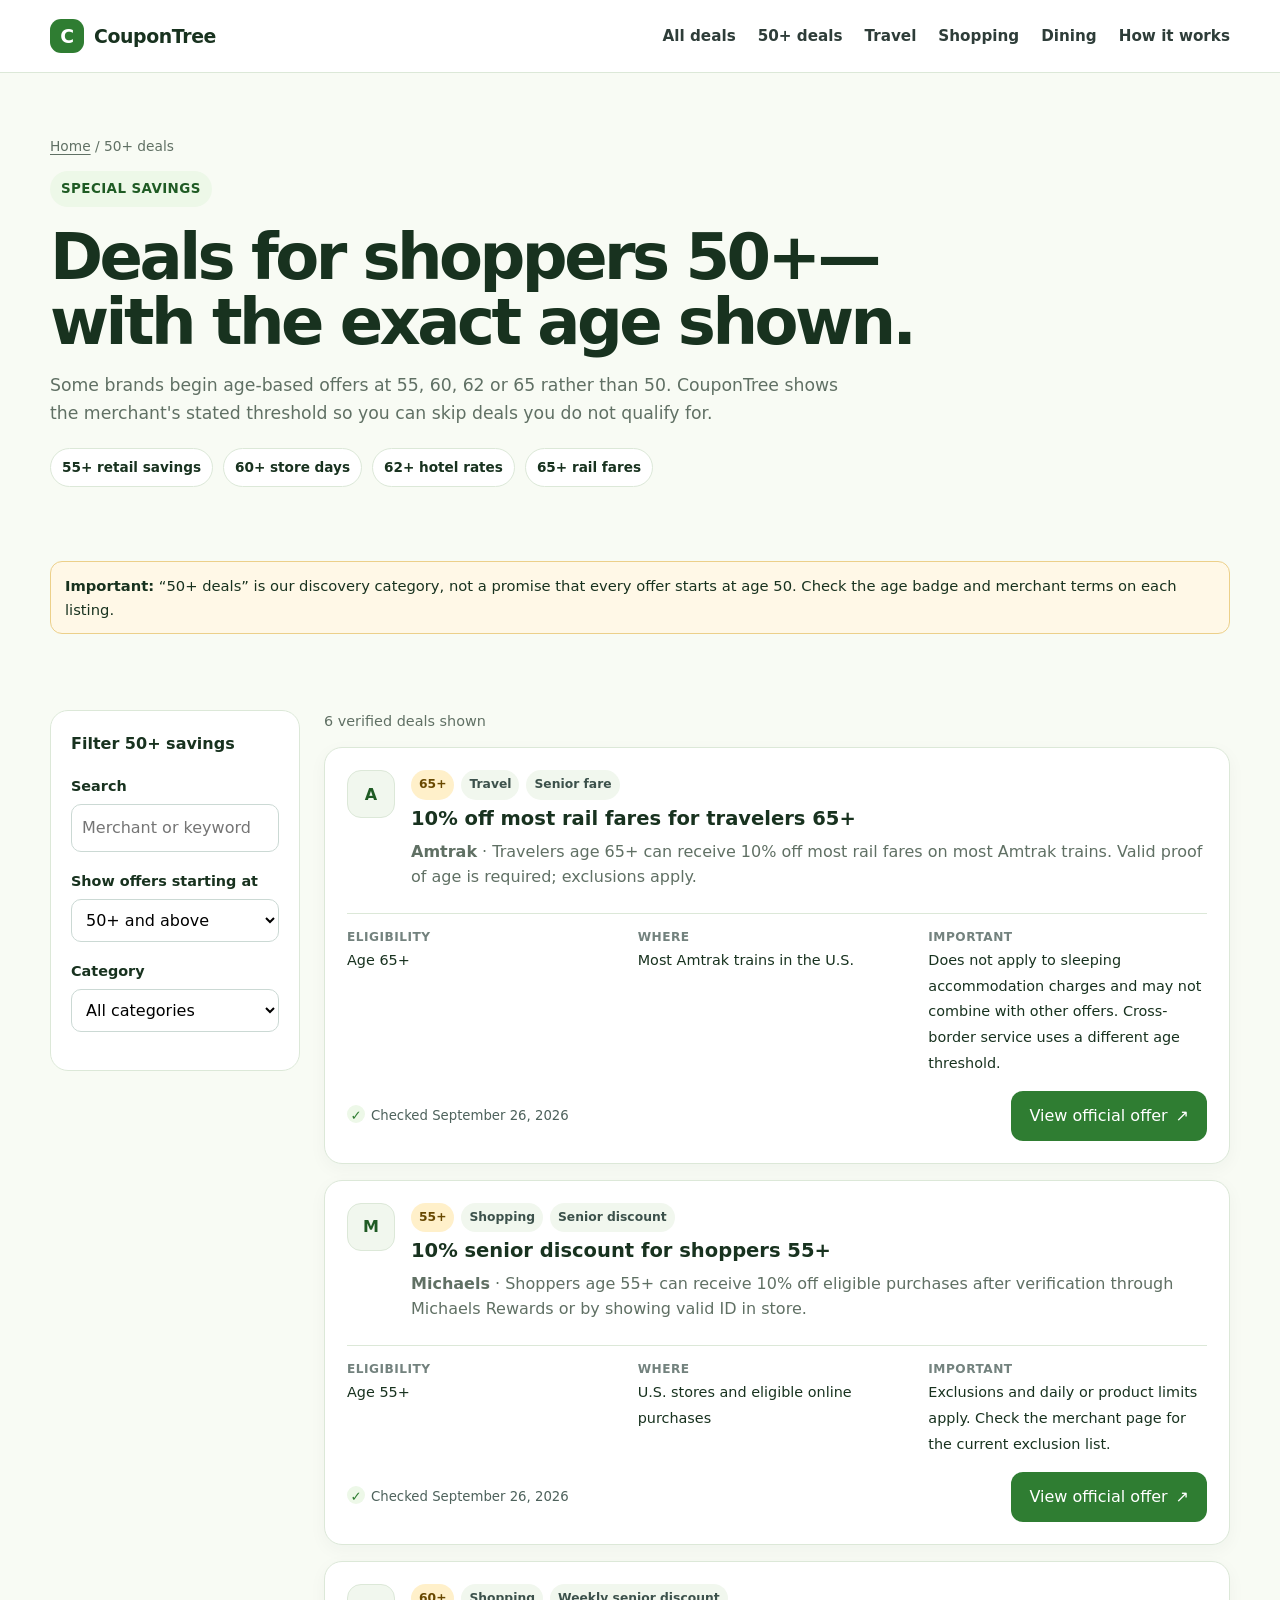
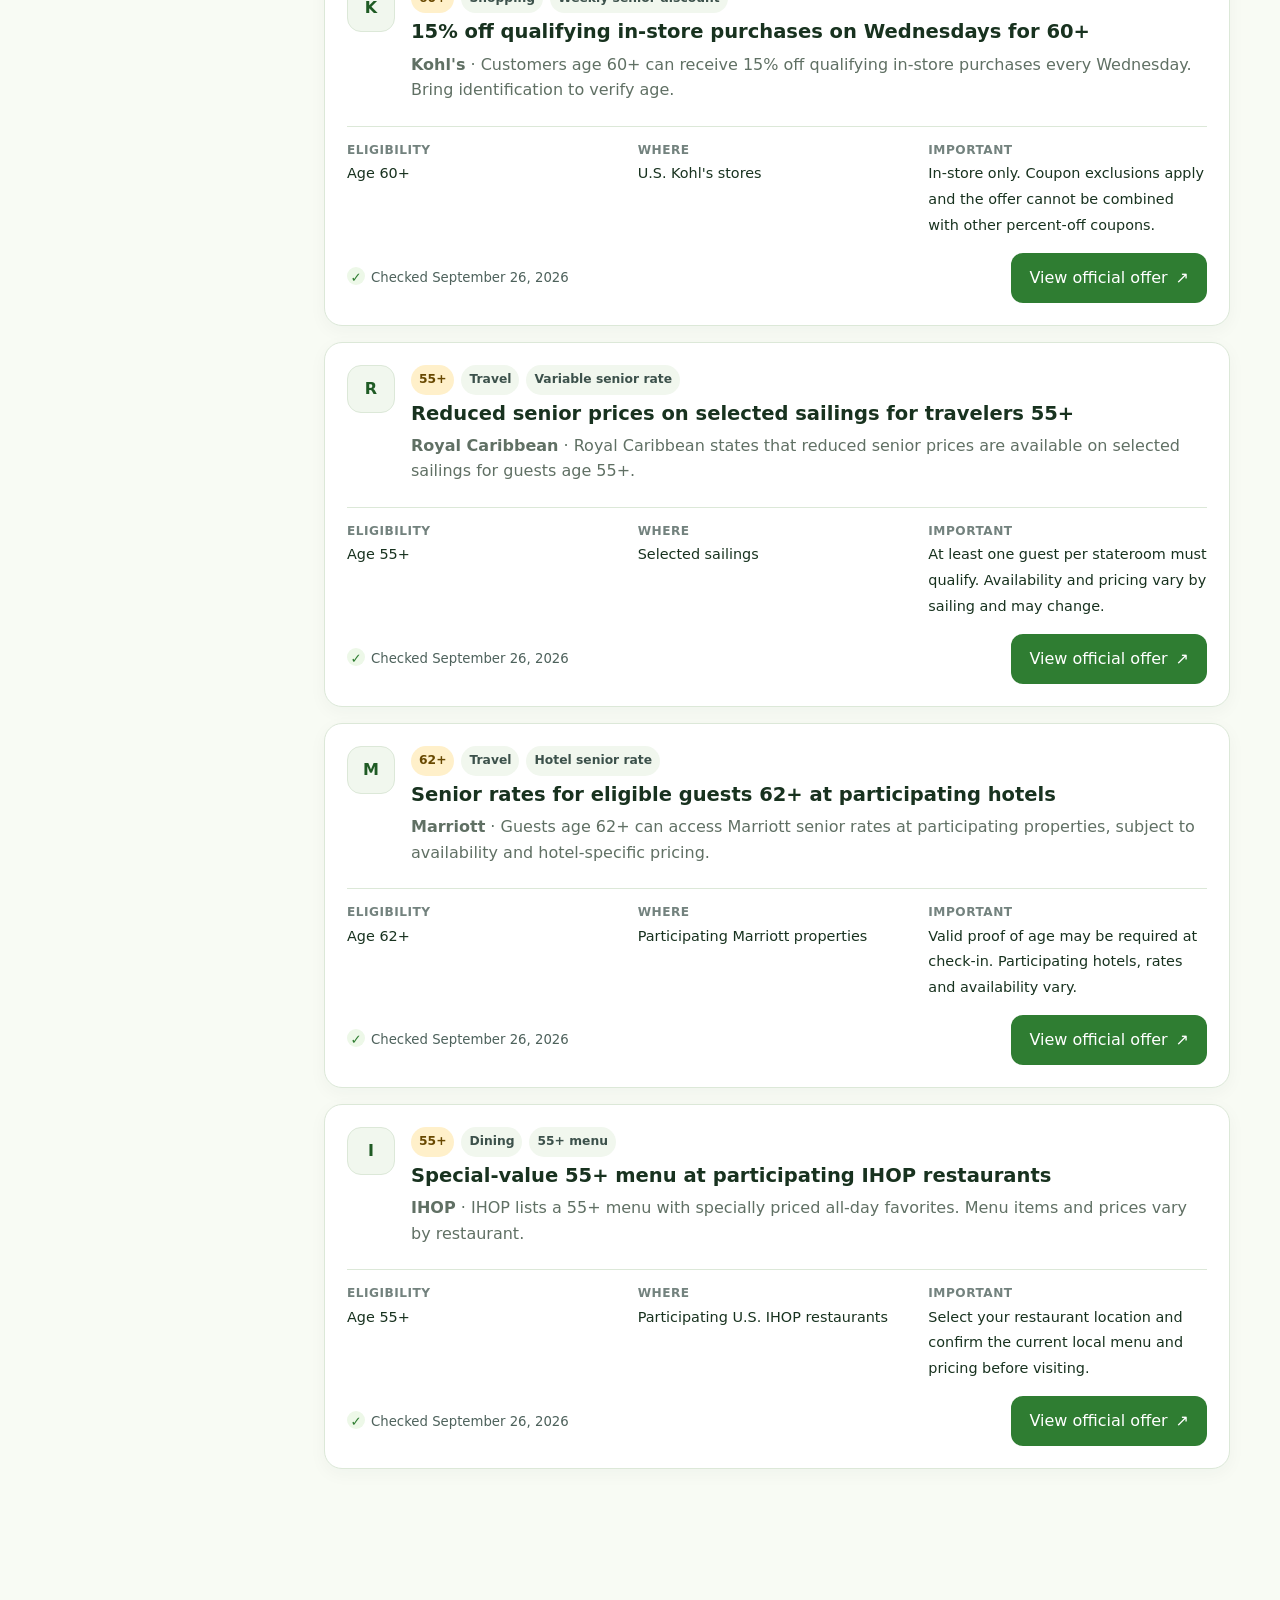
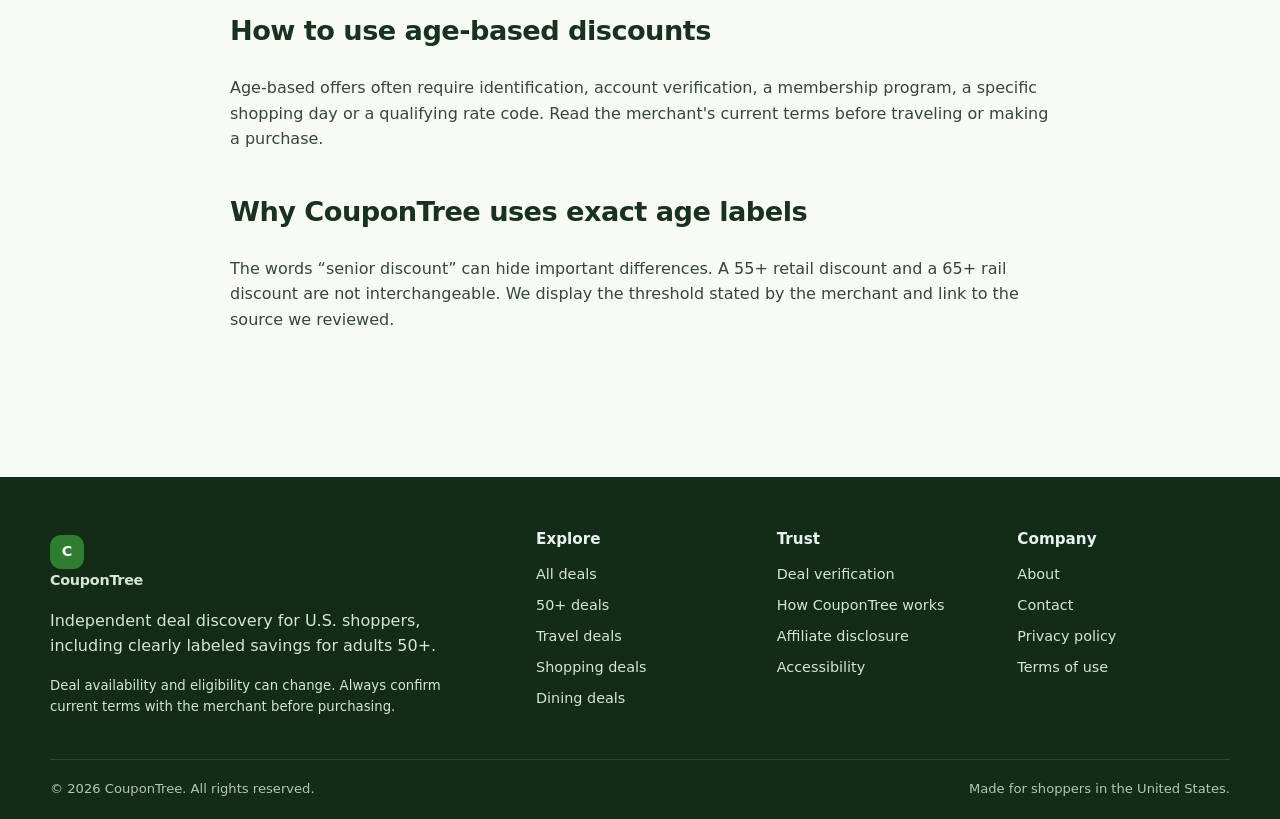
<file: 50-plus-deals/index.html>
<!doctype html>
<html lang="en-US">
<head>
<meta charset="utf-8">
<meta name="viewport" content="width=device-width,initial-scale=1">
<title>50+ Discounts in the USA | CouponTree</title>
<meta name="description" content="Find U.S. age-based discounts with clear 55+, 60+, 62+ and 65+ eligibility labels and official merchant source links.">
<link rel="canonical" href="https://coupontree.com/50-plus-deals/">
<meta property="og:type" content="website">
<meta property="og:site_name" content="CouponTree">
<meta property="og:title" content="50+ Discounts in the USA | CouponTree">
<meta property="og:description" content="Find U.S. age-based discounts with clear 55+, 60+, 62+ and 65+ eligibility labels and official merchant source links.">
<meta property="og:url" content="https://coupontree.com/50-plus-deals/">
<meta name="twitter:card" content="summary">

<link rel="icon" href="/assets/favicon.svg" type="image/svg+xml">
<link rel="manifest" href="/manifest.webmanifest">
<meta name="theme-color" content="#0b735f">
<style>

:root{--bg:#f8fbf4;--surface:#ffffff;--text:#18321f;--muted:#607064;--line:#dce8d8;--brand:#2f7d32;--brand-dark:#1f5b24;--accent:#f4c95d;--soft:#edf8e8;--danger:#a14433;--shadow:0 14px 40px rgba(45,88,41,.10);--radius:18px;--max:1180px}*{box-sizing:border-box}html{scroll-behavior:smooth}body{margin:0;background:var(--bg);color:var(--text);font-family:Inter,ui-sans-serif,system-ui,-apple-system,BlinkMacSystemFont,"Segoe UI",sans-serif;line-height:1.6;-webkit-font-smoothing:antialiased}a{color:var(--brand-dark);text-underline-offset:3px}img{max-width:100%;height:auto}.wrap{width:min(calc(100% - 32px),var(--max));margin-inline:auto}.skip-link{position:absolute;left:-9999px;top:0;background:#fff;padding:10px 14px;z-index:100}.skip-link:focus{left:12px;top:12px}.sr-only{position:absolute;width:1px;height:1px;padding:0;margin:-1px;overflow:hidden;clip:rect(0,0,0,0);white-space:nowrap;border:0}.site-header{position:sticky;top:0;z-index:50;background:rgba(255,255,255,.95);backdrop-filter:blur(8px);border-bottom:1px solid var(--line)}.header-inner{min-height:72px;display:flex;align-items:center;gap:28px}.brand{display:inline-flex;align-items:center;gap:10px;color:var(--text);text-decoration:none;font-weight:850;font-size:1.18rem;letter-spacing:-.02em}.brand-mark{display:grid;place-items:center;width:34px;height:34px;border-radius:11px;background:var(--brand);color:#fff;font-weight:900}.main-nav{display:flex;align-items:center;gap:22px;font-size:.95rem;font-weight:650}.main-nav a{color:#2e3d39;text-decoration:none}.main-nav a:hover,.main-nav a:focus{color:var(--brand)}#site-nav{margin-left:auto}.nav-toggle{display:none;border:1px solid var(--line);background:#fff;border-radius:10px;padding:8px 11px;font-size:1.2rem}.hero{padding:76px 0 56px;background:linear-gradient(180deg,#f0f9e9 0%,#fffdf5 52%,var(--bg) 100%)}.hero-grid{display:grid;grid-template-columns:1.25fr .75fr;gap:44px;align-items:center}.eyebrow{display:inline-flex;gap:8px;align-items:center;padding:7px 11px;border-radius:999px;background:var(--soft);color:var(--brand-dark);font-size:.84rem;font-weight:800;letter-spacing:.03em;text-transform:uppercase}.hero h1,.page-hero h1{font-size:clamp(2.45rem,6vw,4.9rem);line-height:1.02;letter-spacing:-.055em;margin:18px 0 20px;max-width:900px}.hero p{font-size:1.12rem;color:var(--muted);max-width:720px}.hero-card{background:#183b20;color:#fff;padding:28px;border-radius:26px;box-shadow:var(--shadow)}.hero-card h2{font-size:1.6rem;margin:0 0 8px}.hero-card p{color:#d4e4df;font-size:1rem}.age-row{display:flex;flex-wrap:wrap;gap:8px;margin:18px 0}.age-pill{background:rgba(255,255,255,.1);border:1px solid rgba(255,255,255,.18);padding:7px 10px;border-radius:999px;font-size:.86rem;font-weight:750}.search{margin-top:26px;display:flex;gap:10px;max-width:720px}.search input{flex:1;min-width:0;border:1px solid #cbd9d4;border-radius:14px;padding:15px 16px;font:inherit;background:#fff}.btn{display:inline-flex;align-items:center;justify-content:center;gap:8px;min-height:46px;padding:11px 17px;border:1px solid transparent;border-radius:12px;text-decoration:none;font-weight:800;cursor:pointer;font:inherit}.btn-primary{background:var(--brand);color:#fff}.btn-primary:hover{background:var(--brand-dark)}.btn-secondary{background:#fff;color:var(--brand-dark);border-color:var(--line)}.btn-dark{background:#fff;color:#183b20}.section{padding:64px 0}.section-tight{padding:38px 0}.section-head{display:flex;align-items:end;justify-content:space-between;gap:24px;margin-bottom:24px}.section-head h2{font-size:clamp(1.75rem,3vw,2.65rem);letter-spacing:-.035em;margin:0}.section-head p{margin:6px 0 0;color:var(--muted);max-width:700px}.card-grid{display:grid;grid-template-columns:repeat(3,1fr);gap:18px}.category-grid{display:grid;grid-template-columns:repeat(3,1fr);gap:18px}.category-card,.info-card,.deal-card{background:var(--surface);border:1px solid var(--line);border-radius:var(--radius);box-shadow:0 5px 18px rgba(15,60,49,.04)}.category-card{padding:24px;text-decoration:none;color:var(--text);transition:transform .18s ease,border-color .18s ease}.category-card:hover{transform:translateY(-2px);border-color:#bdd6b7}.category-card span{display:block;color:var(--muted);font-size:.94rem;margin-top:6px}.category-icon{display:grid;place-items:center;width:42px;height:42px;border-radius:13px;background:var(--soft);color:var(--brand);font-size:1.2rem;font-weight:900}.deals-layout{display:grid;grid-template-columns:250px 1fr;gap:24px}.filters{position:sticky;top:92px;align-self:start;background:#fff;border:1px solid var(--line);border-radius:var(--radius);padding:20px}.filters h2{font-size:1rem;margin:0 0 12px}.filter-group{margin:18px 0}.filter-group label{display:block;font-size:.9rem;font-weight:700;margin-bottom:6px}.filters select,.filters input{width:100%;border:1px solid #cbd9d4;border-radius:10px;padding:10px;font:inherit;background:#fff}.deal-list{display:grid;gap:16px}.deal-card{padding:22px}.deal-top{display:flex;align-items:flex-start;gap:16px}.merchant-logo{display:grid;place-items:center;flex:0 0 48px;width:48px;height:48px;border-radius:14px;background:#f1f7ee;border:1px solid var(--line);font-weight:900;color:var(--brand-dark)}.deal-main{min-width:0;flex:1}.deal-meta{display:flex;flex-wrap:wrap;gap:7px;margin-bottom:6px}.tag{display:inline-flex;align-items:center;border-radius:999px;background:#f1f7ee;padding:5px 8px;font-size:.77rem;font-weight:780;color:#3c514b}.tag-age{background:#fff0ca;color:#684800}.deal-card h3{margin:4px 0 6px;font-size:1.22rem;line-height:1.3}.deal-card p{margin:7px 0;color:var(--muted)}.deal-details{display:grid;grid-template-columns:repeat(3,1fr);gap:12px;margin:16px 0;border-top:1px solid var(--line);padding-top:14px}.deal-details strong{display:block;font-size:.76rem;text-transform:uppercase;letter-spacing:.04em;color:#73827e}.deal-details span{font-size:.9rem}.deal-actions{display:flex;align-items:center;justify-content:space-between;gap:12px;margin-top:16px}.verified{font-size:.83rem;color:#4d615b}.verified::before{content:"✓";display:inline-grid;place-items:center;width:18px;height:18px;border-radius:50%;background:var(--soft);color:var(--brand);font-weight:900;margin-right:6px}.trust-band{background:#183b20;color:#fff}.trust-grid{display:grid;grid-template-columns:1.1fr repeat(3,.63fr);gap:22px;align-items:start}.trust-grid h2{font-size:2.15rem;letter-spacing:-.035em;margin:0}.trust-grid p{color:#d9ead7}.trust-stat strong{display:block;font-size:1.4rem}.trust-stat span{font-size:.9rem;color:#d9ead7}.page-hero{padding:62px 0 36px}.page-hero h1{font-size:clamp(2.35rem,5vw,4rem);margin-bottom:16px}.page-hero p{font-size:1.08rem;color:var(--muted);max-width:800px}.prose{max-width:820px}.prose h2{margin-top:38px;font-size:1.7rem;letter-spacing:-.02em}.prose h3{margin-top:28px}.prose p,.prose li{color:#344640}.prose ul,.prose ol{padding-left:1.25rem}.callout{border:1px solid #bad8ce;background:var(--soft);padding:18px 20px;border-radius:14px;margin:22px 0}.callout.warning{border-color:#ecd08a;background:#fff8e7}.legal-updated{font-size:.9rem;color:var(--muted);margin-top:-5px}.two-col{display:grid;grid-template-columns:1fr 1fr;gap:22px}.info-card{padding:24px}.info-card h2,.info-card h3{margin-top:0}.steps{counter-reset:step;display:grid;grid-template-columns:repeat(3,1fr);gap:18px}.step{counter-increment:step;background:#fff;border:1px solid var(--line);border-radius:var(--radius);padding:24px}.step::before{content:counter(step);display:grid;place-items:center;width:34px;height:34px;border-radius:50%;background:var(--brand);color:#fff;font-weight:900;margin-bottom:18px}.empty{background:#fff;border:1px dashed #b9d1b3;border-radius:16px;padding:32px;text-align:center;color:var(--muted)}.notice{font-size:.92rem;background:#fff8e7;border:1px solid #ecd08a;border-radius:12px;padding:12px 14px}.site-footer{margin-top:64px;background:#132c18;color:#eaf2ef;padding:50px 0 20px}.footer-grid{display:grid;grid-template-columns:1.4fr repeat(3,.65fr);gap:28px}.footer-grid h2{font-size:.95rem;margin:0 0 12px}.footer-grid a{display:block;color:#d7e5d2;text-decoration:none;margin:8px 0;font-size:.9rem}.footer-grid p{color:#d7e5d2;max-width:420px}.brand-footer{color:#fff}.fine{font-size:.83rem}.footer-bottom{border-top:1px solid rgba(255,255,255,.12);margin-top:28px;padding-top:18px;display:flex;justify-content:space-between;gap:18px;color:#b4c7ae;font-size:.82rem}.breadcrumb{font-size:.86rem;color:var(--muted);margin-bottom:14px}.breadcrumb a{color:var(--muted)}.faq details{background:#fff;border:1px solid var(--line);border-radius:12px;padding:0 18px;margin:10px 0}.faq summary{cursor:pointer;font-weight:780;padding:16px 0}.faq details p{padding:0 0 16px;margin:0;color:var(--muted)}.badge-row{display:flex;flex-wrap:wrap;gap:10px;margin-top:20px}.mini-badge{padding:8px 11px;background:#fff;border:1px solid var(--line);border-radius:999px;font-size:.85rem;font-weight:700}.result-count{font-size:.9rem;color:var(--muted);margin-bottom:14px}.source-note{font-size:.83rem;color:var(--muted)}.ad-note{background:#f1f7ee;border-left:4px solid var(--brand);padding:14px 16px;border-radius:8px}.contact-card{max-width:680px}.contact-line{display:flex;gap:12px;align-items:flex-start;padding:16px 0;border-bottom:1px solid var(--line)}.contact-line:last-child{border-bottom:0}.contact-label{font-weight:800;min-width:120px}.hide{display:none!important}@media(max-width:900px){.main-nav{gap:14px;flex-wrap:wrap}.hero-grid,.trust-grid,.footer-grid{grid-template-columns:1fr 1fr}.card-grid,.category-grid,.steps{grid-template-columns:1fr 1fr}.deals-layout{grid-template-columns:1fr}.filters{position:static}.hero{padding-top:52px}}@media(max-width:720px){.wrap{width:min(calc(100% - 24px),var(--max))}.nav-toggle{display:block;margin-left:auto}#site-nav{display:none;position:absolute;left:12px;right:12px;top:66px;background:#fff;border:1px solid var(--line);border-radius:14px;box-shadow:var(--shadow);padding:10px}.nav-open #site-nav{display:block}.main-nav{display:grid;gap:0}.main-nav a{padding:11px 10px;border-bottom:1px solid #edf2ef}.main-nav a:last-child{border-bottom:0}.hero-grid,.trust-grid,.footer-grid,.card-grid,.category-grid,.steps,.two-col{grid-template-columns:1fr}.hero h1,.page-hero h1{letter-spacing:-.045em}.search{flex-direction:column}.section{padding:48px 0}.section-head{align-items:start;flex-direction:column}.deal-top{align-items:flex-start}.deal-details{grid-template-columns:1fr}.deal-actions{align-items:stretch;flex-direction:column}.deal-actions .btn{width:100%}.footer-bottom{flex-direction:column}.contact-line{flex-direction:column;gap:3px}.contact-label{min-width:0}}@media(prefers-reduced-motion:reduce){html{scroll-behavior:auto}*{transition:none!important}}

</style>
<script type="application/json" id="coupontree-data">
[
  {
    "id": "amtrak-senior-10",
    "merchant": "Amtrak",
    "title": "10% off most rail fares for travelers 65+",
    "age": 65,
    "category": "Travel",
    "type": "Senior fare",
    "availability": "Most Amtrak trains in the U.S.",
    "summary": "Travelers age 65+ can receive 10% off most rail fares on most Amtrak trains. Valid proof of age is required; exclusions apply.",
    "terms": "Does not apply to sleeping accommodation charges and may not combine with other offers. Cross-border service uses a different age threshold.",
    "url": "https://www.amtrak.com/seniors-discount",
    "verified": "September 26, 2026",
    "badge": "65+"
  },
  {
    "id": "michaels-senior-10",
    "merchant": "Michaels",
    "title": "10% senior discount for shoppers 55+",
    "age": 55,
    "category": "Shopping",
    "type": "Senior discount",
    "availability": "U.S. stores and eligible online purchases",
    "summary": "Shoppers age 55+ can receive 10% off eligible purchases after verification through Michaels Rewards or by showing valid ID in store.",
    "terms": "Exclusions and daily or product limits apply. Check the merchant page for the current exclusion list.",
    "url": "https://www.michaels.com/senior-discount",
    "verified": "September 26, 2026",
    "badge": "55+"
  },
  {
    "id": "kohls-senior-wednesday",
    "merchant": "Kohl's",
    "title": "15% off qualifying in-store purchases on Wednesdays for 60+",
    "age": 60,
    "category": "Shopping",
    "type": "Weekly senior discount",
    "availability": "U.S. Kohl's stores",
    "summary": "Customers age 60+ can receive 15% off qualifying in-store purchases every Wednesday. Bring identification to verify age.",
    "terms": "In-store only. Coupon exclusions apply and the offer cannot be combined with other percent-off coupons.",
    "url": "https://www.kohls.com/faq/article/101",
    "verified": "September 26, 2026",
    "badge": "60+"
  },
  {
    "id": "royal-caribbean-senior-rates",
    "merchant": "Royal Caribbean",
    "title": "Reduced senior prices on selected sailings for travelers 55+",
    "age": 55,
    "category": "Travel",
    "type": "Variable senior rate",
    "availability": "Selected sailings",
    "summary": "Royal Caribbean states that reduced senior prices are available on selected sailings for guests age 55+.",
    "terms": "At least one guest per stateroom must qualify. Availability and pricing vary by sailing and may change.",
    "url": "https://www.royalcaribbean.com/faq/questions/qualifications-special-pricing",
    "verified": "September 26, 2026",
    "badge": "55+"
  },
  {
    "id": "marriott-senior-rate",
    "merchant": "Marriott",
    "title": "Senior rates for eligible guests 62+ at participating hotels",
    "age": 62,
    "category": "Travel",
    "type": "Hotel senior rate",
    "availability": "Participating Marriott properties",
    "summary": "Guests age 62+ can access Marriott senior rates at participating properties, subject to availability and hotel-specific pricing.",
    "terms": "Valid proof of age may be required at check-in. Participating hotels, rates and availability vary.",
    "url": "https://help.marriott.com/s/article/senior-discount-rate",
    "verified": "September 26, 2026",
    "badge": "62+"
  },
  {
    "id": "ihop-55-menu",
    "merchant": "IHOP",
    "title": "Special-value 55+ menu at participating IHOP restaurants",
    "age": 55,
    "category": "Dining",
    "type": "55+ menu",
    "availability": "Participating U.S. IHOP restaurants",
    "summary": "IHOP lists a 55+ menu with specially priced all-day favorites. Menu items and prices vary by restaurant.",
    "terms": "Select your restaurant location and confirm the current local menu and pricing before visiting.",
    "url": "https://www.ihop.com/en/menu",
    "verified": "September 26, 2026",
    "badge": "55+"
  }
]
</script>
<script>

document.addEventListener('DOMContentLoaded', () => {
  const toggle = document.querySelector('.nav-toggle');
  if (toggle) toggle.addEventListener('click', () => {
    const open = document.body.classList.toggle('nav-open');
    toggle.setAttribute('aria-expanded', String(open));
  });
  const y = document.getElementById('year'); if (y) y.textContent = new Date().getFullYear();

  const homeInput = document.querySelector('[data-home-search]');
  const homeButton = document.getElementById('home-search-button');
  if (homeInput && homeButton) {
    const syncHome = () => {
      const q = homeInput.value.trim();
      homeButton.href = '/deals/' + (q ? '?q=' + encodeURIComponent(q) : '');
    };
    homeInput.addEventListener('input', syncHome);
    homeInput.addEventListener('keydown', e => { if (e.key === 'Enter') { syncHome(); location.href = homeButton.href; } });
  }
  const queryValue = new URLSearchParams(location.search).get('q');
  if (queryValue) {
    const dealSearchInput = document.querySelector('[data-deal-search]');
    if (dealSearchInput) dealSearchInput.value = queryValue;
  }

  const containers = document.querySelectorAll('[data-deals]');
  if (!containers.length) return;
  const embeddedData = document.getElementById('coupontree-data');
  const dealsPromise = embeddedData
    ? Promise.resolve(JSON.parse(embeddedData.textContent))
    : fetch('/assets/deals.json').then(r => { if (!r.ok) throw new Error('Deal data not found'); return r.json(); });
  dealsPromise.then(deals => {
    containers.forEach(container => {
      const presetCategory = container.dataset.category || '';
      const minAgePreset = Number(container.dataset.minAge || 0);
      const search = document.querySelector('[data-deal-search]');
      const age = document.querySelector('[data-age-filter]');
      const category = document.querySelector('[data-category-filter]');
      const count = document.querySelector('[data-result-count]');
      const render = () => {
        const q = (search?.value || '').trim().toLowerCase();
        const ageValue = Number(age?.value || minAgePreset || 0);
        const catValue = category?.value || presetCategory;
        const filtered = deals.filter(d => {
          const hay = `${d.merchant} ${d.title} ${d.category} ${d.summary}`.toLowerCase();
          const qok = !q || hay.includes(q);
          const aok = !ageValue || d.age >= ageValue;
          const cok = !catValue || d.category === catValue;
          return qok && aok && cok;
        });
        container.innerHTML = filtered.length ? filtered.map(card).join('') : `<div class="empty"><strong>No matching deals.</strong><br>Try a different keyword or filter.</div>`;
        if (count) count.textContent = `${filtered.length} verified deal${filtered.length === 1 ? '' : 's'} shown`;
      };
      [search,age,category].forEach(el => el?.addEventListener(el.tagName === 'INPUT' ? 'input':'change', render));
      render();
    });
  }).catch(() => {
    containers.forEach(c => c.innerHTML = '<div class="empty">Deals could not be loaded. Please refresh the page.</div>');
  });
  function card(d){
    const initial = d.merchant.slice(0,1).toUpperCase();
    return `<article class="deal-card">
      <div class="deal-top"><div class="merchant-logo" aria-hidden="true">${esc(initial)}</div><div class="deal-main">
      <div class="deal-meta"><span class="tag tag-age">${esc(d.badge)}</span><span class="tag">${esc(d.category)}</span><span class="tag">${esc(d.type)}</span></div>
      <h3>${esc(d.title)}</h3><p><strong>${esc(d.merchant)}</strong> · ${esc(d.summary)}</p></div></div>
      <div class="deal-details"><div><strong>Eligibility</strong><span>Age ${d.age}+</span></div><div><strong>Where</strong><span>${esc(d.availability)}</span></div><div><strong>Important</strong><span>${esc(d.terms)}</span></div></div>
      <div class="deal-actions"><span class="verified">Checked ${esc(d.verified)}</span><a class="btn btn-primary" href="${escAttr(d.url)}" target="_blank" rel="noopener">View official offer <span aria-hidden="true">↗</span></a></div>
    </article>`;
  }
  function esc(s){return String(s).replace(/[&<>"']/g,m=>({'&':'&amp;','<':'&lt;','>':'&gt;','"':'&quot;',"'":'&#39;'}[m]))}
  function escAttr(s){return esc(s)}
});

</script>


</head>
<body class="">
<a class="skip-link" href="#main">Skip to content</a>
<header class="site-header">
  <div class="wrap header-inner">
    <a class="brand" href="/" aria-label="CouponTree home"><span class="brand-mark" aria-hidden="true">C</span><span>CouponTree</span></a>
    <button class="nav-toggle" type="button" aria-expanded="false" aria-controls="site-nav"><span class="sr-only">Toggle navigation</span><span aria-hidden="true">☰</span></button>
    <div id="site-nav">
<nav class="main-nav" aria-label="Primary navigation">
  <a href="/deals/">All deals</a>
  <a href="/50-plus-deals/">50+ deals</a>
  <a href="/categories/travel/">Travel</a>
  <a href="/categories/shopping/">Shopping</a>
  <a href="/categories/dining/">Dining</a>
  <a href="/how-it-works/">How it works</a>
</nav></div>
  </div>
</header>
<main id="main"><section class="page-hero"><div class="wrap"><div class="breadcrumb"><a href="/">Home</a> / 50+ deals</div><span class="eyebrow">Special savings</span><h1>Deals for shoppers 50+—with the exact age shown.</h1><p>Some brands begin age-based offers at 55, 60, 62 or 65 rather than 50. CouponTree shows the merchant's stated threshold so you can skip deals you do not qualify for.</p><div class="badge-row"><span class="mini-badge">55+ retail savings</span><span class="mini-badge">60+ store days</span><span class="mini-badge">62+ hotel rates</span><span class="mini-badge">65+ rail fares</span></div></div></section>
<section class="section-tight"><div class="wrap"><div class="notice"><strong>Important:</strong> “50+ deals” is our discovery category, not a promise that every offer starts at age 50. Check the age badge and merchant terms on each listing.</div></div></section>
<section class="section-tight"><div class="wrap deals-layout"><aside class="filters"><h2>Filter 50+ savings</h2><div class="filter-group"><label for="deal-search">Search</label><input id="deal-search" data-deal-search type="search" placeholder="Merchant or keyword"></div><div class="filter-group"><label for="age-filter">Show offers starting at</label><select id="age-filter" data-age-filter><option value="50">50+ and above</option><option value="55">55+ and above</option><option value="60">60+ and above</option><option value="62">62+ and above</option><option value="65">65+ only</option></select></div><div class="filter-group"><label for="cat-filter">Category</label><select id="cat-filter" data-category-filter><option value="">All categories</option><option>Travel</option><option>Shopping</option><option>Dining</option></select></div></aside><div><div class="result-count" data-result-count></div><div class="deal-list" data-deals data-min-age="50"></div></div></div></section>
<section class="section"><div class="wrap prose"><h2>How to use age-based discounts</h2><p>Age-based offers often require identification, account verification, a membership program, a specific shopping day or a qualifying rate code. Read the merchant's current terms before traveling or making a purchase.</p><h2>Why CouponTree uses exact age labels</h2><p>The words “senior discount” can hide important differences. A 55+ retail discount and a 65+ rail discount are not interchangeable. We display the threshold stated by the merchant and link to the source we reviewed.</p></div></section></main>

<footer class="site-footer">
  <div class="wrap footer-grid">
    <div>
      <a class="brand brand-footer" href="/" aria-label="CouponTree home"><span class="brand-mark" aria-hidden="true">C</span><span>CouponTree</span></a>
      <p>Independent deal discovery for U.S. shoppers, including clearly labeled savings for adults 50+.</p>
      <p class="fine">Deal availability and eligibility can change. Always confirm current terms with the merchant before purchasing.</p>
    </div>
    <div>
      <h2>Explore</h2>
      <a href="/deals/">All deals</a>
      <a href="/50-plus-deals/">50+ deals</a>
      <a href="/categories/travel/">Travel deals</a>
      <a href="/categories/shopping/">Shopping deals</a>
      <a href="/categories/dining/">Dining deals</a>
    </div>
    <div>
      <h2>Trust</h2>
      <a href="/deal-verification/">Deal verification</a>
      <a href="/how-it-works/">How CouponTree works</a>
      <a href="/affiliate-disclosure/">Affiliate disclosure</a>
      <a href="/accessibility/">Accessibility</a>
    </div>
    <div>
      <h2>Company</h2>
      <a href="/about/">About</a>
      <a href="/contact/">Contact</a>
      <a href="/privacy/">Privacy policy</a>
      <a href="/terms/">Terms of use</a>
    </div>
  </div>
  <div class="wrap footer-bottom"><span>© <span id="year">2026</span> CouponTree. All rights reserved.</span><span>Made for shoppers in the United States.</span></div>
</footer>
</body>
</html>
</file>
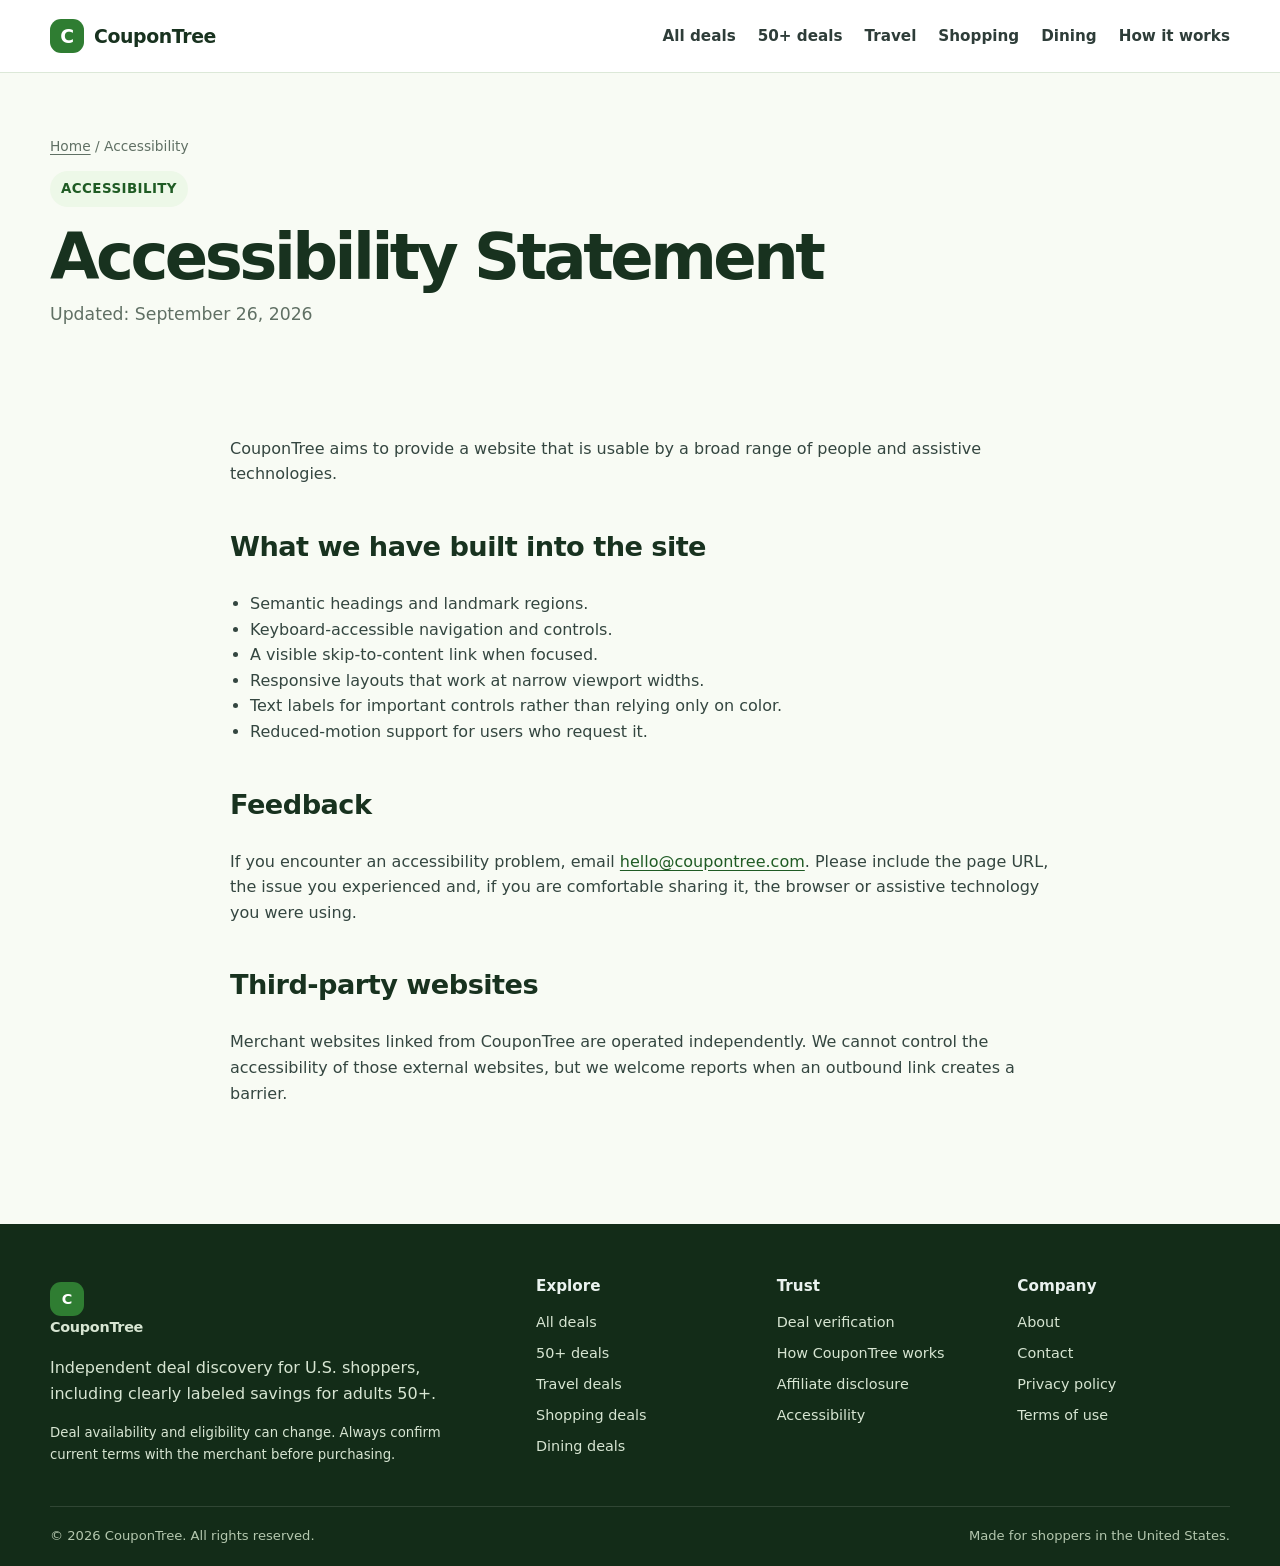
<file: accessibility/index.html>
<!doctype html>
<html lang="en-US">
<head>
<meta charset="utf-8">
<meta name="viewport" content="width=device-width,initial-scale=1">
<title>Accessibility Statement | CouponTree</title>
<meta name="description" content="Read CouponTree’s accessibility statement and how to report an accessibility issue.">
<link rel="canonical" href="https://coupontree.com/accessibility/">
<meta property="og:type" content="website">
<meta property="og:site_name" content="CouponTree">
<meta property="og:title" content="Accessibility Statement | CouponTree">
<meta property="og:description" content="Read CouponTree’s accessibility statement and how to report an accessibility issue.">
<meta property="og:url" content="https://coupontree.com/accessibility/">
<meta name="twitter:card" content="summary">

<link rel="icon" href="/assets/favicon.svg" type="image/svg+xml">
<link rel="manifest" href="/manifest.webmanifest">
<meta name="theme-color" content="#0b735f">
<style>

:root{--bg:#f8fbf4;--surface:#ffffff;--text:#18321f;--muted:#607064;--line:#dce8d8;--brand:#2f7d32;--brand-dark:#1f5b24;--accent:#f4c95d;--soft:#edf8e8;--danger:#a14433;--shadow:0 14px 40px rgba(45,88,41,.10);--radius:18px;--max:1180px}*{box-sizing:border-box}html{scroll-behavior:smooth}body{margin:0;background:var(--bg);color:var(--text);font-family:Inter,ui-sans-serif,system-ui,-apple-system,BlinkMacSystemFont,"Segoe UI",sans-serif;line-height:1.6;-webkit-font-smoothing:antialiased}a{color:var(--brand-dark);text-underline-offset:3px}img{max-width:100%;height:auto}.wrap{width:min(calc(100% - 32px),var(--max));margin-inline:auto}.skip-link{position:absolute;left:-9999px;top:0;background:#fff;padding:10px 14px;z-index:100}.skip-link:focus{left:12px;top:12px}.sr-only{position:absolute;width:1px;height:1px;padding:0;margin:-1px;overflow:hidden;clip:rect(0,0,0,0);white-space:nowrap;border:0}.site-header{position:sticky;top:0;z-index:50;background:rgba(255,255,255,.95);backdrop-filter:blur(8px);border-bottom:1px solid var(--line)}.header-inner{min-height:72px;display:flex;align-items:center;gap:28px}.brand{display:inline-flex;align-items:center;gap:10px;color:var(--text);text-decoration:none;font-weight:850;font-size:1.18rem;letter-spacing:-.02em}.brand-mark{display:grid;place-items:center;width:34px;height:34px;border-radius:11px;background:var(--brand);color:#fff;font-weight:900}.main-nav{display:flex;align-items:center;gap:22px;font-size:.95rem;font-weight:650}.main-nav a{color:#2e3d39;text-decoration:none}.main-nav a:hover,.main-nav a:focus{color:var(--brand)}#site-nav{margin-left:auto}.nav-toggle{display:none;border:1px solid var(--line);background:#fff;border-radius:10px;padding:8px 11px;font-size:1.2rem}.hero{padding:76px 0 56px;background:linear-gradient(180deg,#f0f9e9 0%,#fffdf5 52%,var(--bg) 100%)}.hero-grid{display:grid;grid-template-columns:1.25fr .75fr;gap:44px;align-items:center}.eyebrow{display:inline-flex;gap:8px;align-items:center;padding:7px 11px;border-radius:999px;background:var(--soft);color:var(--brand-dark);font-size:.84rem;font-weight:800;letter-spacing:.03em;text-transform:uppercase}.hero h1,.page-hero h1{font-size:clamp(2.45rem,6vw,4.9rem);line-height:1.02;letter-spacing:-.055em;margin:18px 0 20px;max-width:900px}.hero p{font-size:1.12rem;color:var(--muted);max-width:720px}.hero-card{background:#183b20;color:#fff;padding:28px;border-radius:26px;box-shadow:var(--shadow)}.hero-card h2{font-size:1.6rem;margin:0 0 8px}.hero-card p{color:#d4e4df;font-size:1rem}.age-row{display:flex;flex-wrap:wrap;gap:8px;margin:18px 0}.age-pill{background:rgba(255,255,255,.1);border:1px solid rgba(255,255,255,.18);padding:7px 10px;border-radius:999px;font-size:.86rem;font-weight:750}.search{margin-top:26px;display:flex;gap:10px;max-width:720px}.search input{flex:1;min-width:0;border:1px solid #cbd9d4;border-radius:14px;padding:15px 16px;font:inherit;background:#fff}.btn{display:inline-flex;align-items:center;justify-content:center;gap:8px;min-height:46px;padding:11px 17px;border:1px solid transparent;border-radius:12px;text-decoration:none;font-weight:800;cursor:pointer;font:inherit}.btn-primary{background:var(--brand);color:#fff}.btn-primary:hover{background:var(--brand-dark)}.btn-secondary{background:#fff;color:var(--brand-dark);border-color:var(--line)}.btn-dark{background:#fff;color:#183b20}.section{padding:64px 0}.section-tight{padding:38px 0}.section-head{display:flex;align-items:end;justify-content:space-between;gap:24px;margin-bottom:24px}.section-head h2{font-size:clamp(1.75rem,3vw,2.65rem);letter-spacing:-.035em;margin:0}.section-head p{margin:6px 0 0;color:var(--muted);max-width:700px}.card-grid{display:grid;grid-template-columns:repeat(3,1fr);gap:18px}.category-grid{display:grid;grid-template-columns:repeat(3,1fr);gap:18px}.category-card,.info-card,.deal-card{background:var(--surface);border:1px solid var(--line);border-radius:var(--radius);box-shadow:0 5px 18px rgba(15,60,49,.04)}.category-card{padding:24px;text-decoration:none;color:var(--text);transition:transform .18s ease,border-color .18s ease}.category-card:hover{transform:translateY(-2px);border-color:#bdd6b7}.category-card span{display:block;color:var(--muted);font-size:.94rem;margin-top:6px}.category-icon{display:grid;place-items:center;width:42px;height:42px;border-radius:13px;background:var(--soft);color:var(--brand);font-size:1.2rem;font-weight:900}.deals-layout{display:grid;grid-template-columns:250px 1fr;gap:24px}.filters{position:sticky;top:92px;align-self:start;background:#fff;border:1px solid var(--line);border-radius:var(--radius);padding:20px}.filters h2{font-size:1rem;margin:0 0 12px}.filter-group{margin:18px 0}.filter-group label{display:block;font-size:.9rem;font-weight:700;margin-bottom:6px}.filters select,.filters input{width:100%;border:1px solid #cbd9d4;border-radius:10px;padding:10px;font:inherit;background:#fff}.deal-list{display:grid;gap:16px}.deal-card{padding:22px}.deal-top{display:flex;align-items:flex-start;gap:16px}.merchant-logo{display:grid;place-items:center;flex:0 0 48px;width:48px;height:48px;border-radius:14px;background:#f1f7ee;border:1px solid var(--line);font-weight:900;color:var(--brand-dark)}.deal-main{min-width:0;flex:1}.deal-meta{display:flex;flex-wrap:wrap;gap:7px;margin-bottom:6px}.tag{display:inline-flex;align-items:center;border-radius:999px;background:#f1f7ee;padding:5px 8px;font-size:.77rem;font-weight:780;color:#3c514b}.tag-age{background:#fff0ca;color:#684800}.deal-card h3{margin:4px 0 6px;font-size:1.22rem;line-height:1.3}.deal-card p{margin:7px 0;color:var(--muted)}.deal-details{display:grid;grid-template-columns:repeat(3,1fr);gap:12px;margin:16px 0;border-top:1px solid var(--line);padding-top:14px}.deal-details strong{display:block;font-size:.76rem;text-transform:uppercase;letter-spacing:.04em;color:#73827e}.deal-details span{font-size:.9rem}.deal-actions{display:flex;align-items:center;justify-content:space-between;gap:12px;margin-top:16px}.verified{font-size:.83rem;color:#4d615b}.verified::before{content:"✓";display:inline-grid;place-items:center;width:18px;height:18px;border-radius:50%;background:var(--soft);color:var(--brand);font-weight:900;margin-right:6px}.trust-band{background:#183b20;color:#fff}.trust-grid{display:grid;grid-template-columns:1.1fr repeat(3,.63fr);gap:22px;align-items:start}.trust-grid h2{font-size:2.15rem;letter-spacing:-.035em;margin:0}.trust-grid p{color:#d9ead7}.trust-stat strong{display:block;font-size:1.4rem}.trust-stat span{font-size:.9rem;color:#d9ead7}.page-hero{padding:62px 0 36px}.page-hero h1{font-size:clamp(2.35rem,5vw,4rem);margin-bottom:16px}.page-hero p{font-size:1.08rem;color:var(--muted);max-width:800px}.prose{max-width:820px}.prose h2{margin-top:38px;font-size:1.7rem;letter-spacing:-.02em}.prose h3{margin-top:28px}.prose p,.prose li{color:#344640}.prose ul,.prose ol{padding-left:1.25rem}.callout{border:1px solid #bad8ce;background:var(--soft);padding:18px 20px;border-radius:14px;margin:22px 0}.callout.warning{border-color:#ecd08a;background:#fff8e7}.legal-updated{font-size:.9rem;color:var(--muted);margin-top:-5px}.two-col{display:grid;grid-template-columns:1fr 1fr;gap:22px}.info-card{padding:24px}.info-card h2,.info-card h3{margin-top:0}.steps{counter-reset:step;display:grid;grid-template-columns:repeat(3,1fr);gap:18px}.step{counter-increment:step;background:#fff;border:1px solid var(--line);border-radius:var(--radius);padding:24px}.step::before{content:counter(step);display:grid;place-items:center;width:34px;height:34px;border-radius:50%;background:var(--brand);color:#fff;font-weight:900;margin-bottom:18px}.empty{background:#fff;border:1px dashed #b9d1b3;border-radius:16px;padding:32px;text-align:center;color:var(--muted)}.notice{font-size:.92rem;background:#fff8e7;border:1px solid #ecd08a;border-radius:12px;padding:12px 14px}.site-footer{margin-top:64px;background:#132c18;color:#eaf2ef;padding:50px 0 20px}.footer-grid{display:grid;grid-template-columns:1.4fr repeat(3,.65fr);gap:28px}.footer-grid h2{font-size:.95rem;margin:0 0 12px}.footer-grid a{display:block;color:#d7e5d2;text-decoration:none;margin:8px 0;font-size:.9rem}.footer-grid p{color:#d7e5d2;max-width:420px}.brand-footer{color:#fff}.fine{font-size:.83rem}.footer-bottom{border-top:1px solid rgba(255,255,255,.12);margin-top:28px;padding-top:18px;display:flex;justify-content:space-between;gap:18px;color:#b4c7ae;font-size:.82rem}.breadcrumb{font-size:.86rem;color:var(--muted);margin-bottom:14px}.breadcrumb a{color:var(--muted)}.faq details{background:#fff;border:1px solid var(--line);border-radius:12px;padding:0 18px;margin:10px 0}.faq summary{cursor:pointer;font-weight:780;padding:16px 0}.faq details p{padding:0 0 16px;margin:0;color:var(--muted)}.badge-row{display:flex;flex-wrap:wrap;gap:10px;margin-top:20px}.mini-badge{padding:8px 11px;background:#fff;border:1px solid var(--line);border-radius:999px;font-size:.85rem;font-weight:700}.result-count{font-size:.9rem;color:var(--muted);margin-bottom:14px}.source-note{font-size:.83rem;color:var(--muted)}.ad-note{background:#f1f7ee;border-left:4px solid var(--brand);padding:14px 16px;border-radius:8px}.contact-card{max-width:680px}.contact-line{display:flex;gap:12px;align-items:flex-start;padding:16px 0;border-bottom:1px solid var(--line)}.contact-line:last-child{border-bottom:0}.contact-label{font-weight:800;min-width:120px}.hide{display:none!important}@media(max-width:900px){.main-nav{gap:14px;flex-wrap:wrap}.hero-grid,.trust-grid,.footer-grid{grid-template-columns:1fr 1fr}.card-grid,.category-grid,.steps{grid-template-columns:1fr 1fr}.deals-layout{grid-template-columns:1fr}.filters{position:static}.hero{padding-top:52px}}@media(max-width:720px){.wrap{width:min(calc(100% - 24px),var(--max))}.nav-toggle{display:block;margin-left:auto}#site-nav{display:none;position:absolute;left:12px;right:12px;top:66px;background:#fff;border:1px solid var(--line);border-radius:14px;box-shadow:var(--shadow);padding:10px}.nav-open #site-nav{display:block}.main-nav{display:grid;gap:0}.main-nav a{padding:11px 10px;border-bottom:1px solid #edf2ef}.main-nav a:last-child{border-bottom:0}.hero-grid,.trust-grid,.footer-grid,.card-grid,.category-grid,.steps,.two-col{grid-template-columns:1fr}.hero h1,.page-hero h1{letter-spacing:-.045em}.search{flex-direction:column}.section{padding:48px 0}.section-head{align-items:start;flex-direction:column}.deal-top{align-items:flex-start}.deal-details{grid-template-columns:1fr}.deal-actions{align-items:stretch;flex-direction:column}.deal-actions .btn{width:100%}.footer-bottom{flex-direction:column}.contact-line{flex-direction:column;gap:3px}.contact-label{min-width:0}}@media(prefers-reduced-motion:reduce){html{scroll-behavior:auto}*{transition:none!important}}

</style>
<script type="application/json" id="coupontree-data">
[
  {
    "id": "amtrak-senior-10",
    "merchant": "Amtrak",
    "title": "10% off most rail fares for travelers 65+",
    "age": 65,
    "category": "Travel",
    "type": "Senior fare",
    "availability": "Most Amtrak trains in the U.S.",
    "summary": "Travelers age 65+ can receive 10% off most rail fares on most Amtrak trains. Valid proof of age is required; exclusions apply.",
    "terms": "Does not apply to sleeping accommodation charges and may not combine with other offers. Cross-border service uses a different age threshold.",
    "url": "https://www.amtrak.com/seniors-discount",
    "verified": "September 26, 2026",
    "badge": "65+"
  },
  {
    "id": "michaels-senior-10",
    "merchant": "Michaels",
    "title": "10% senior discount for shoppers 55+",
    "age": 55,
    "category": "Shopping",
    "type": "Senior discount",
    "availability": "U.S. stores and eligible online purchases",
    "summary": "Shoppers age 55+ can receive 10% off eligible purchases after verification through Michaels Rewards or by showing valid ID in store.",
    "terms": "Exclusions and daily or product limits apply. Check the merchant page for the current exclusion list.",
    "url": "https://www.michaels.com/senior-discount",
    "verified": "September 26, 2026",
    "badge": "55+"
  },
  {
    "id": "kohls-senior-wednesday",
    "merchant": "Kohl's",
    "title": "15% off qualifying in-store purchases on Wednesdays for 60+",
    "age": 60,
    "category": "Shopping",
    "type": "Weekly senior discount",
    "availability": "U.S. Kohl's stores",
    "summary": "Customers age 60+ can receive 15% off qualifying in-store purchases every Wednesday. Bring identification to verify age.",
    "terms": "In-store only. Coupon exclusions apply and the offer cannot be combined with other percent-off coupons.",
    "url": "https://www.kohls.com/faq/article/101",
    "verified": "September 26, 2026",
    "badge": "60+"
  },
  {
    "id": "royal-caribbean-senior-rates",
    "merchant": "Royal Caribbean",
    "title": "Reduced senior prices on selected sailings for travelers 55+",
    "age": 55,
    "category": "Travel",
    "type": "Variable senior rate",
    "availability": "Selected sailings",
    "summary": "Royal Caribbean states that reduced senior prices are available on selected sailings for guests age 55+.",
    "terms": "At least one guest per stateroom must qualify. Availability and pricing vary by sailing and may change.",
    "url": "https://www.royalcaribbean.com/faq/questions/qualifications-special-pricing",
    "verified": "September 26, 2026",
    "badge": "55+"
  },
  {
    "id": "marriott-senior-rate",
    "merchant": "Marriott",
    "title": "Senior rates for eligible guests 62+ at participating hotels",
    "age": 62,
    "category": "Travel",
    "type": "Hotel senior rate",
    "availability": "Participating Marriott properties",
    "summary": "Guests age 62+ can access Marriott senior rates at participating properties, subject to availability and hotel-specific pricing.",
    "terms": "Valid proof of age may be required at check-in. Participating hotels, rates and availability vary.",
    "url": "https://help.marriott.com/s/article/senior-discount-rate",
    "verified": "September 26, 2026",
    "badge": "62+"
  },
  {
    "id": "ihop-55-menu",
    "merchant": "IHOP",
    "title": "Special-value 55+ menu at participating IHOP restaurants",
    "age": 55,
    "category": "Dining",
    "type": "55+ menu",
    "availability": "Participating U.S. IHOP restaurants",
    "summary": "IHOP lists a 55+ menu with specially priced all-day favorites. Menu items and prices vary by restaurant.",
    "terms": "Select your restaurant location and confirm the current local menu and pricing before visiting.",
    "url": "https://www.ihop.com/en/menu",
    "verified": "September 26, 2026",
    "badge": "55+"
  }
]
</script>
<script>

document.addEventListener('DOMContentLoaded', () => {
  const toggle = document.querySelector('.nav-toggle');
  if (toggle) toggle.addEventListener('click', () => {
    const open = document.body.classList.toggle('nav-open');
    toggle.setAttribute('aria-expanded', String(open));
  });
  const y = document.getElementById('year'); if (y) y.textContent = new Date().getFullYear();

  const homeInput = document.querySelector('[data-home-search]');
  const homeButton = document.getElementById('home-search-button');
  if (homeInput && homeButton) {
    const syncHome = () => {
      const q = homeInput.value.trim();
      homeButton.href = '/deals/' + (q ? '?q=' + encodeURIComponent(q) : '');
    };
    homeInput.addEventListener('input', syncHome);
    homeInput.addEventListener('keydown', e => { if (e.key === 'Enter') { syncHome(); location.href = homeButton.href; } });
  }
  const queryValue = new URLSearchParams(location.search).get('q');
  if (queryValue) {
    const dealSearchInput = document.querySelector('[data-deal-search]');
    if (dealSearchInput) dealSearchInput.value = queryValue;
  }

  const containers = document.querySelectorAll('[data-deals]');
  if (!containers.length) return;
  const embeddedData = document.getElementById('coupontree-data');
  const dealsPromise = embeddedData
    ? Promise.resolve(JSON.parse(embeddedData.textContent))
    : fetch('/assets/deals.json').then(r => { if (!r.ok) throw new Error('Deal data not found'); return r.json(); });
  dealsPromise.then(deals => {
    containers.forEach(container => {
      const presetCategory = container.dataset.category || '';
      const minAgePreset = Number(container.dataset.minAge || 0);
      const search = document.querySelector('[data-deal-search]');
      const age = document.querySelector('[data-age-filter]');
      const category = document.querySelector('[data-category-filter]');
      const count = document.querySelector('[data-result-count]');
      const render = () => {
        const q = (search?.value || '').trim().toLowerCase();
        const ageValue = Number(age?.value || minAgePreset || 0);
        const catValue = category?.value || presetCategory;
        const filtered = deals.filter(d => {
          const hay = `${d.merchant} ${d.title} ${d.category} ${d.summary}`.toLowerCase();
          const qok = !q || hay.includes(q);
          const aok = !ageValue || d.age >= ageValue;
          const cok = !catValue || d.category === catValue;
          return qok && aok && cok;
        });
        container.innerHTML = filtered.length ? filtered.map(card).join('') : `<div class="empty"><strong>No matching deals.</strong><br>Try a different keyword or filter.</div>`;
        if (count) count.textContent = `${filtered.length} verified deal${filtered.length === 1 ? '' : 's'} shown`;
      };
      [search,age,category].forEach(el => el?.addEventListener(el.tagName === 'INPUT' ? 'input':'change', render));
      render();
    });
  }).catch(() => {
    containers.forEach(c => c.innerHTML = '<div class="empty">Deals could not be loaded. Please refresh the page.</div>');
  });
  function card(d){
    const initial = d.merchant.slice(0,1).toUpperCase();
    return `<article class="deal-card">
      <div class="deal-top"><div class="merchant-logo" aria-hidden="true">${esc(initial)}</div><div class="deal-main">
      <div class="deal-meta"><span class="tag tag-age">${esc(d.badge)}</span><span class="tag">${esc(d.category)}</span><span class="tag">${esc(d.type)}</span></div>
      <h3>${esc(d.title)}</h3><p><strong>${esc(d.merchant)}</strong> · ${esc(d.summary)}</p></div></div>
      <div class="deal-details"><div><strong>Eligibility</strong><span>Age ${d.age}+</span></div><div><strong>Where</strong><span>${esc(d.availability)}</span></div><div><strong>Important</strong><span>${esc(d.terms)}</span></div></div>
      <div class="deal-actions"><span class="verified">Checked ${esc(d.verified)}</span><a class="btn btn-primary" href="${escAttr(d.url)}" target="_blank" rel="noopener">View official offer <span aria-hidden="true">↗</span></a></div>
    </article>`;
  }
  function esc(s){return String(s).replace(/[&<>"']/g,m=>({'&':'&amp;','<':'&lt;','>':'&gt;','"':'&quot;',"'":'&#39;'}[m]))}
  function escAttr(s){return esc(s)}
});

</script>


</head>
<body class="">
<a class="skip-link" href="#main">Skip to content</a>
<header class="site-header">
  <div class="wrap header-inner">
    <a class="brand" href="/" aria-label="CouponTree home"><span class="brand-mark" aria-hidden="true">C</span><span>CouponTree</span></a>
    <button class="nav-toggle" type="button" aria-expanded="false" aria-controls="site-nav"><span class="sr-only">Toggle navigation</span><span aria-hidden="true">☰</span></button>
    <div id="site-nav">
<nav class="main-nav" aria-label="Primary navigation">
  <a href="/deals/">All deals</a>
  <a href="/50-plus-deals/">50+ deals</a>
  <a href="/categories/travel/">Travel</a>
  <a href="/categories/shopping/">Shopping</a>
  <a href="/categories/dining/">Dining</a>
  <a href="/how-it-works/">How it works</a>
</nav></div>
  </div>
</header>
<main id="main"><section class="page-hero"><div class="wrap"><div class="breadcrumb"><a href="/">Home</a> / Accessibility</div><span class="eyebrow">Accessibility</span><h1>Accessibility Statement</h1><p class="legal-updated">Updated: September 26, 2026</p></div></section><section class="section-tight"><div class="wrap prose"><p>CouponTree aims to provide a website that is usable by a broad range of people and assistive technologies.</p><h2>What we have built into the site</h2><ul><li>Semantic headings and landmark regions.</li><li>Keyboard-accessible navigation and controls.</li><li>A visible skip-to-content link when focused.</li><li>Responsive layouts that work at narrow viewport widths.</li><li>Text labels for important controls rather than relying only on color.</li><li>Reduced-motion support for users who request it.</li></ul><h2>Feedback</h2><p>If you encounter an accessibility problem, email <a href="mailto:hello@coupontree.com">hello@coupontree.com</a>. Please include the page URL, the issue you experienced and, if you are comfortable sharing it, the browser or assistive technology you were using.</p><h2>Third-party websites</h2><p>Merchant websites linked from CouponTree are operated independently. We cannot control the accessibility of those external websites, but we welcome reports when an outbound link creates a barrier.</p></div></section></main>

<footer class="site-footer">
  <div class="wrap footer-grid">
    <div>
      <a class="brand brand-footer" href="/" aria-label="CouponTree home"><span class="brand-mark" aria-hidden="true">C</span><span>CouponTree</span></a>
      <p>Independent deal discovery for U.S. shoppers, including clearly labeled savings for adults 50+.</p>
      <p class="fine">Deal availability and eligibility can change. Always confirm current terms with the merchant before purchasing.</p>
    </div>
    <div>
      <h2>Explore</h2>
      <a href="/deals/">All deals</a>
      <a href="/50-plus-deals/">50+ deals</a>
      <a href="/categories/travel/">Travel deals</a>
      <a href="/categories/shopping/">Shopping deals</a>
      <a href="/categories/dining/">Dining deals</a>
    </div>
    <div>
      <h2>Trust</h2>
      <a href="/deal-verification/">Deal verification</a>
      <a href="/how-it-works/">How CouponTree works</a>
      <a href="/affiliate-disclosure/">Affiliate disclosure</a>
      <a href="/accessibility/">Accessibility</a>
    </div>
    <div>
      <h2>Company</h2>
      <a href="/about/">About</a>
      <a href="/contact/">Contact</a>
      <a href="/privacy/">Privacy policy</a>
      <a href="/terms/">Terms of use</a>
    </div>
  </div>
  <div class="wrap footer-bottom"><span>© <span id="year">2026</span> CouponTree. All rights reserved.</span><span>Made for shoppers in the United States.</span></div>
</footer>
</body>
</html>
</file>
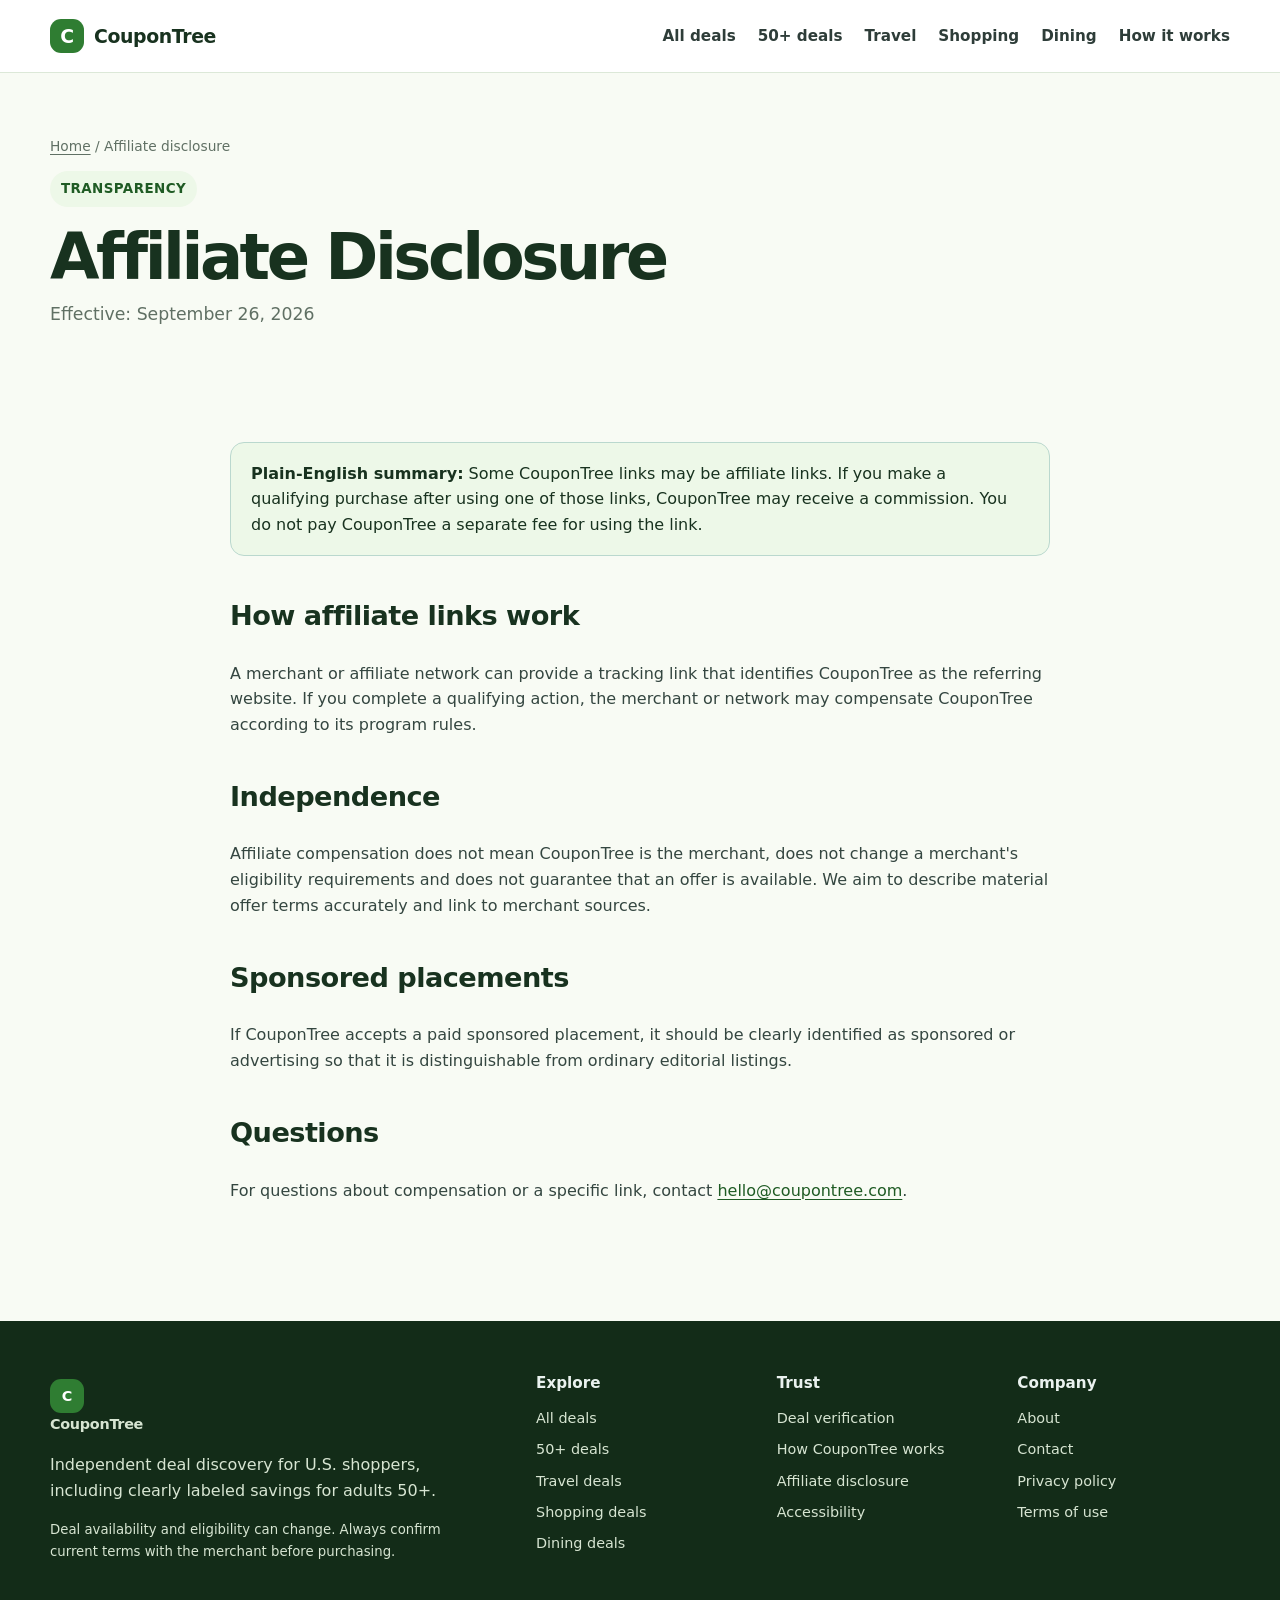
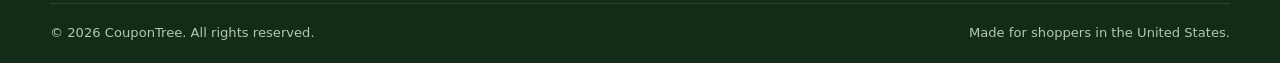
<file: affiliate-disclosure/index.html>
<!doctype html>
<html lang="en-US">
<head>
<meta charset="utf-8">
<meta name="viewport" content="width=device-width,initial-scale=1">
<title>Affiliate Disclosure | CouponTree</title>
<meta name="description" content="Learn how CouponTree may earn commissions from affiliate links and how sponsored placements are disclosed.">
<link rel="canonical" href="https://coupontree.com/affiliate-disclosure/">
<meta property="og:type" content="website">
<meta property="og:site_name" content="CouponTree">
<meta property="og:title" content="Affiliate Disclosure | CouponTree">
<meta property="og:description" content="Learn how CouponTree may earn commissions from affiliate links and how sponsored placements are disclosed.">
<meta property="og:url" content="https://coupontree.com/affiliate-disclosure/">
<meta name="twitter:card" content="summary">

<link rel="icon" href="/assets/favicon.svg" type="image/svg+xml">
<link rel="manifest" href="/manifest.webmanifest">
<meta name="theme-color" content="#0b735f">
<style>

:root{--bg:#f8fbf4;--surface:#ffffff;--text:#18321f;--muted:#607064;--line:#dce8d8;--brand:#2f7d32;--brand-dark:#1f5b24;--accent:#f4c95d;--soft:#edf8e8;--danger:#a14433;--shadow:0 14px 40px rgba(45,88,41,.10);--radius:18px;--max:1180px}*{box-sizing:border-box}html{scroll-behavior:smooth}body{margin:0;background:var(--bg);color:var(--text);font-family:Inter,ui-sans-serif,system-ui,-apple-system,BlinkMacSystemFont,"Segoe UI",sans-serif;line-height:1.6;-webkit-font-smoothing:antialiased}a{color:var(--brand-dark);text-underline-offset:3px}img{max-width:100%;height:auto}.wrap{width:min(calc(100% - 32px),var(--max));margin-inline:auto}.skip-link{position:absolute;left:-9999px;top:0;background:#fff;padding:10px 14px;z-index:100}.skip-link:focus{left:12px;top:12px}.sr-only{position:absolute;width:1px;height:1px;padding:0;margin:-1px;overflow:hidden;clip:rect(0,0,0,0);white-space:nowrap;border:0}.site-header{position:sticky;top:0;z-index:50;background:rgba(255,255,255,.95);backdrop-filter:blur(8px);border-bottom:1px solid var(--line)}.header-inner{min-height:72px;display:flex;align-items:center;gap:28px}.brand{display:inline-flex;align-items:center;gap:10px;color:var(--text);text-decoration:none;font-weight:850;font-size:1.18rem;letter-spacing:-.02em}.brand-mark{display:grid;place-items:center;width:34px;height:34px;border-radius:11px;background:var(--brand);color:#fff;font-weight:900}.main-nav{display:flex;align-items:center;gap:22px;font-size:.95rem;font-weight:650}.main-nav a{color:#2e3d39;text-decoration:none}.main-nav a:hover,.main-nav a:focus{color:var(--brand)}#site-nav{margin-left:auto}.nav-toggle{display:none;border:1px solid var(--line);background:#fff;border-radius:10px;padding:8px 11px;font-size:1.2rem}.hero{padding:76px 0 56px;background:linear-gradient(180deg,#f0f9e9 0%,#fffdf5 52%,var(--bg) 100%)}.hero-grid{display:grid;grid-template-columns:1.25fr .75fr;gap:44px;align-items:center}.eyebrow{display:inline-flex;gap:8px;align-items:center;padding:7px 11px;border-radius:999px;background:var(--soft);color:var(--brand-dark);font-size:.84rem;font-weight:800;letter-spacing:.03em;text-transform:uppercase}.hero h1,.page-hero h1{font-size:clamp(2.45rem,6vw,4.9rem);line-height:1.02;letter-spacing:-.055em;margin:18px 0 20px;max-width:900px}.hero p{font-size:1.12rem;color:var(--muted);max-width:720px}.hero-card{background:#183b20;color:#fff;padding:28px;border-radius:26px;box-shadow:var(--shadow)}.hero-card h2{font-size:1.6rem;margin:0 0 8px}.hero-card p{color:#d4e4df;font-size:1rem}.age-row{display:flex;flex-wrap:wrap;gap:8px;margin:18px 0}.age-pill{background:rgba(255,255,255,.1);border:1px solid rgba(255,255,255,.18);padding:7px 10px;border-radius:999px;font-size:.86rem;font-weight:750}.search{margin-top:26px;display:flex;gap:10px;max-width:720px}.search input{flex:1;min-width:0;border:1px solid #cbd9d4;border-radius:14px;padding:15px 16px;font:inherit;background:#fff}.btn{display:inline-flex;align-items:center;justify-content:center;gap:8px;min-height:46px;padding:11px 17px;border:1px solid transparent;border-radius:12px;text-decoration:none;font-weight:800;cursor:pointer;font:inherit}.btn-primary{background:var(--brand);color:#fff}.btn-primary:hover{background:var(--brand-dark)}.btn-secondary{background:#fff;color:var(--brand-dark);border-color:var(--line)}.btn-dark{background:#fff;color:#183b20}.section{padding:64px 0}.section-tight{padding:38px 0}.section-head{display:flex;align-items:end;justify-content:space-between;gap:24px;margin-bottom:24px}.section-head h2{font-size:clamp(1.75rem,3vw,2.65rem);letter-spacing:-.035em;margin:0}.section-head p{margin:6px 0 0;color:var(--muted);max-width:700px}.card-grid{display:grid;grid-template-columns:repeat(3,1fr);gap:18px}.category-grid{display:grid;grid-template-columns:repeat(3,1fr);gap:18px}.category-card,.info-card,.deal-card{background:var(--surface);border:1px solid var(--line);border-radius:var(--radius);box-shadow:0 5px 18px rgba(15,60,49,.04)}.category-card{padding:24px;text-decoration:none;color:var(--text);transition:transform .18s ease,border-color .18s ease}.category-card:hover{transform:translateY(-2px);border-color:#bdd6b7}.category-card span{display:block;color:var(--muted);font-size:.94rem;margin-top:6px}.category-icon{display:grid;place-items:center;width:42px;height:42px;border-radius:13px;background:var(--soft);color:var(--brand);font-size:1.2rem;font-weight:900}.deals-layout{display:grid;grid-template-columns:250px 1fr;gap:24px}.filters{position:sticky;top:92px;align-self:start;background:#fff;border:1px solid var(--line);border-radius:var(--radius);padding:20px}.filters h2{font-size:1rem;margin:0 0 12px}.filter-group{margin:18px 0}.filter-group label{display:block;font-size:.9rem;font-weight:700;margin-bottom:6px}.filters select,.filters input{width:100%;border:1px solid #cbd9d4;border-radius:10px;padding:10px;font:inherit;background:#fff}.deal-list{display:grid;gap:16px}.deal-card{padding:22px}.deal-top{display:flex;align-items:flex-start;gap:16px}.merchant-logo{display:grid;place-items:center;flex:0 0 48px;width:48px;height:48px;border-radius:14px;background:#f1f7ee;border:1px solid var(--line);font-weight:900;color:var(--brand-dark)}.deal-main{min-width:0;flex:1}.deal-meta{display:flex;flex-wrap:wrap;gap:7px;margin-bottom:6px}.tag{display:inline-flex;align-items:center;border-radius:999px;background:#f1f7ee;padding:5px 8px;font-size:.77rem;font-weight:780;color:#3c514b}.tag-age{background:#fff0ca;color:#684800}.deal-card h3{margin:4px 0 6px;font-size:1.22rem;line-height:1.3}.deal-card p{margin:7px 0;color:var(--muted)}.deal-details{display:grid;grid-template-columns:repeat(3,1fr);gap:12px;margin:16px 0;border-top:1px solid var(--line);padding-top:14px}.deal-details strong{display:block;font-size:.76rem;text-transform:uppercase;letter-spacing:.04em;color:#73827e}.deal-details span{font-size:.9rem}.deal-actions{display:flex;align-items:center;justify-content:space-between;gap:12px;margin-top:16px}.verified{font-size:.83rem;color:#4d615b}.verified::before{content:"✓";display:inline-grid;place-items:center;width:18px;height:18px;border-radius:50%;background:var(--soft);color:var(--brand);font-weight:900;margin-right:6px}.trust-band{background:#183b20;color:#fff}.trust-grid{display:grid;grid-template-columns:1.1fr repeat(3,.63fr);gap:22px;align-items:start}.trust-grid h2{font-size:2.15rem;letter-spacing:-.035em;margin:0}.trust-grid p{color:#d9ead7}.trust-stat strong{display:block;font-size:1.4rem}.trust-stat span{font-size:.9rem;color:#d9ead7}.page-hero{padding:62px 0 36px}.page-hero h1{font-size:clamp(2.35rem,5vw,4rem);margin-bottom:16px}.page-hero p{font-size:1.08rem;color:var(--muted);max-width:800px}.prose{max-width:820px}.prose h2{margin-top:38px;font-size:1.7rem;letter-spacing:-.02em}.prose h3{margin-top:28px}.prose p,.prose li{color:#344640}.prose ul,.prose ol{padding-left:1.25rem}.callout{border:1px solid #bad8ce;background:var(--soft);padding:18px 20px;border-radius:14px;margin:22px 0}.callout.warning{border-color:#ecd08a;background:#fff8e7}.legal-updated{font-size:.9rem;color:var(--muted);margin-top:-5px}.two-col{display:grid;grid-template-columns:1fr 1fr;gap:22px}.info-card{padding:24px}.info-card h2,.info-card h3{margin-top:0}.steps{counter-reset:step;display:grid;grid-template-columns:repeat(3,1fr);gap:18px}.step{counter-increment:step;background:#fff;border:1px solid var(--line);border-radius:var(--radius);padding:24px}.step::before{content:counter(step);display:grid;place-items:center;width:34px;height:34px;border-radius:50%;background:var(--brand);color:#fff;font-weight:900;margin-bottom:18px}.empty{background:#fff;border:1px dashed #b9d1b3;border-radius:16px;padding:32px;text-align:center;color:var(--muted)}.notice{font-size:.92rem;background:#fff8e7;border:1px solid #ecd08a;border-radius:12px;padding:12px 14px}.site-footer{margin-top:64px;background:#132c18;color:#eaf2ef;padding:50px 0 20px}.footer-grid{display:grid;grid-template-columns:1.4fr repeat(3,.65fr);gap:28px}.footer-grid h2{font-size:.95rem;margin:0 0 12px}.footer-grid a{display:block;color:#d7e5d2;text-decoration:none;margin:8px 0;font-size:.9rem}.footer-grid p{color:#d7e5d2;max-width:420px}.brand-footer{color:#fff}.fine{font-size:.83rem}.footer-bottom{border-top:1px solid rgba(255,255,255,.12);margin-top:28px;padding-top:18px;display:flex;justify-content:space-between;gap:18px;color:#b4c7ae;font-size:.82rem}.breadcrumb{font-size:.86rem;color:var(--muted);margin-bottom:14px}.breadcrumb a{color:var(--muted)}.faq details{background:#fff;border:1px solid var(--line);border-radius:12px;padding:0 18px;margin:10px 0}.faq summary{cursor:pointer;font-weight:780;padding:16px 0}.faq details p{padding:0 0 16px;margin:0;color:var(--muted)}.badge-row{display:flex;flex-wrap:wrap;gap:10px;margin-top:20px}.mini-badge{padding:8px 11px;background:#fff;border:1px solid var(--line);border-radius:999px;font-size:.85rem;font-weight:700}.result-count{font-size:.9rem;color:var(--muted);margin-bottom:14px}.source-note{font-size:.83rem;color:var(--muted)}.ad-note{background:#f1f7ee;border-left:4px solid var(--brand);padding:14px 16px;border-radius:8px}.contact-card{max-width:680px}.contact-line{display:flex;gap:12px;align-items:flex-start;padding:16px 0;border-bottom:1px solid var(--line)}.contact-line:last-child{border-bottom:0}.contact-label{font-weight:800;min-width:120px}.hide{display:none!important}@media(max-width:900px){.main-nav{gap:14px;flex-wrap:wrap}.hero-grid,.trust-grid,.footer-grid{grid-template-columns:1fr 1fr}.card-grid,.category-grid,.steps{grid-template-columns:1fr 1fr}.deals-layout{grid-template-columns:1fr}.filters{position:static}.hero{padding-top:52px}}@media(max-width:720px){.wrap{width:min(calc(100% - 24px),var(--max))}.nav-toggle{display:block;margin-left:auto}#site-nav{display:none;position:absolute;left:12px;right:12px;top:66px;background:#fff;border:1px solid var(--line);border-radius:14px;box-shadow:var(--shadow);padding:10px}.nav-open #site-nav{display:block}.main-nav{display:grid;gap:0}.main-nav a{padding:11px 10px;border-bottom:1px solid #edf2ef}.main-nav a:last-child{border-bottom:0}.hero-grid,.trust-grid,.footer-grid,.card-grid,.category-grid,.steps,.two-col{grid-template-columns:1fr}.hero h1,.page-hero h1{letter-spacing:-.045em}.search{flex-direction:column}.section{padding:48px 0}.section-head{align-items:start;flex-direction:column}.deal-top{align-items:flex-start}.deal-details{grid-template-columns:1fr}.deal-actions{align-items:stretch;flex-direction:column}.deal-actions .btn{width:100%}.footer-bottom{flex-direction:column}.contact-line{flex-direction:column;gap:3px}.contact-label{min-width:0}}@media(prefers-reduced-motion:reduce){html{scroll-behavior:auto}*{transition:none!important}}

</style>
<script type="application/json" id="coupontree-data">
[
  {
    "id": "amtrak-senior-10",
    "merchant": "Amtrak",
    "title": "10% off most rail fares for travelers 65+",
    "age": 65,
    "category": "Travel",
    "type": "Senior fare",
    "availability": "Most Amtrak trains in the U.S.",
    "summary": "Travelers age 65+ can receive 10% off most rail fares on most Amtrak trains. Valid proof of age is required; exclusions apply.",
    "terms": "Does not apply to sleeping accommodation charges and may not combine with other offers. Cross-border service uses a different age threshold.",
    "url": "https://www.amtrak.com/seniors-discount",
    "verified": "September 26, 2026",
    "badge": "65+"
  },
  {
    "id": "michaels-senior-10",
    "merchant": "Michaels",
    "title": "10% senior discount for shoppers 55+",
    "age": 55,
    "category": "Shopping",
    "type": "Senior discount",
    "availability": "U.S. stores and eligible online purchases",
    "summary": "Shoppers age 55+ can receive 10% off eligible purchases after verification through Michaels Rewards or by showing valid ID in store.",
    "terms": "Exclusions and daily or product limits apply. Check the merchant page for the current exclusion list.",
    "url": "https://www.michaels.com/senior-discount",
    "verified": "September 26, 2026",
    "badge": "55+"
  },
  {
    "id": "kohls-senior-wednesday",
    "merchant": "Kohl's",
    "title": "15% off qualifying in-store purchases on Wednesdays for 60+",
    "age": 60,
    "category": "Shopping",
    "type": "Weekly senior discount",
    "availability": "U.S. Kohl's stores",
    "summary": "Customers age 60+ can receive 15% off qualifying in-store purchases every Wednesday. Bring identification to verify age.",
    "terms": "In-store only. Coupon exclusions apply and the offer cannot be combined with other percent-off coupons.",
    "url": "https://www.kohls.com/faq/article/101",
    "verified": "September 26, 2026",
    "badge": "60+"
  },
  {
    "id": "royal-caribbean-senior-rates",
    "merchant": "Royal Caribbean",
    "title": "Reduced senior prices on selected sailings for travelers 55+",
    "age": 55,
    "category": "Travel",
    "type": "Variable senior rate",
    "availability": "Selected sailings",
    "summary": "Royal Caribbean states that reduced senior prices are available on selected sailings for guests age 55+.",
    "terms": "At least one guest per stateroom must qualify. Availability and pricing vary by sailing and may change.",
    "url": "https://www.royalcaribbean.com/faq/questions/qualifications-special-pricing",
    "verified": "September 26, 2026",
    "badge": "55+"
  },
  {
    "id": "marriott-senior-rate",
    "merchant": "Marriott",
    "title": "Senior rates for eligible guests 62+ at participating hotels",
    "age": 62,
    "category": "Travel",
    "type": "Hotel senior rate",
    "availability": "Participating Marriott properties",
    "summary": "Guests age 62+ can access Marriott senior rates at participating properties, subject to availability and hotel-specific pricing.",
    "terms": "Valid proof of age may be required at check-in. Participating hotels, rates and availability vary.",
    "url": "https://help.marriott.com/s/article/senior-discount-rate",
    "verified": "September 26, 2026",
    "badge": "62+"
  },
  {
    "id": "ihop-55-menu",
    "merchant": "IHOP",
    "title": "Special-value 55+ menu at participating IHOP restaurants",
    "age": 55,
    "category": "Dining",
    "type": "55+ menu",
    "availability": "Participating U.S. IHOP restaurants",
    "summary": "IHOP lists a 55+ menu with specially priced all-day favorites. Menu items and prices vary by restaurant.",
    "terms": "Select your restaurant location and confirm the current local menu and pricing before visiting.",
    "url": "https://www.ihop.com/en/menu",
    "verified": "September 26, 2026",
    "badge": "55+"
  }
]
</script>
<script>

document.addEventListener('DOMContentLoaded', () => {
  const toggle = document.querySelector('.nav-toggle');
  if (toggle) toggle.addEventListener('click', () => {
    const open = document.body.classList.toggle('nav-open');
    toggle.setAttribute('aria-expanded', String(open));
  });
  const y = document.getElementById('year'); if (y) y.textContent = new Date().getFullYear();

  const homeInput = document.querySelector('[data-home-search]');
  const homeButton = document.getElementById('home-search-button');
  if (homeInput && homeButton) {
    const syncHome = () => {
      const q = homeInput.value.trim();
      homeButton.href = '/deals/' + (q ? '?q=' + encodeURIComponent(q) : '');
    };
    homeInput.addEventListener('input', syncHome);
    homeInput.addEventListener('keydown', e => { if (e.key === 'Enter') { syncHome(); location.href = homeButton.href; } });
  }
  const queryValue = new URLSearchParams(location.search).get('q');
  if (queryValue) {
    const dealSearchInput = document.querySelector('[data-deal-search]');
    if (dealSearchInput) dealSearchInput.value = queryValue;
  }

  const containers = document.querySelectorAll('[data-deals]');
  if (!containers.length) return;
  const embeddedData = document.getElementById('coupontree-data');
  const dealsPromise = embeddedData
    ? Promise.resolve(JSON.parse(embeddedData.textContent))
    : fetch('/assets/deals.json').then(r => { if (!r.ok) throw new Error('Deal data not found'); return r.json(); });
  dealsPromise.then(deals => {
    containers.forEach(container => {
      const presetCategory = container.dataset.category || '';
      const minAgePreset = Number(container.dataset.minAge || 0);
      const search = document.querySelector('[data-deal-search]');
      const age = document.querySelector('[data-age-filter]');
      const category = document.querySelector('[data-category-filter]');
      const count = document.querySelector('[data-result-count]');
      const render = () => {
        const q = (search?.value || '').trim().toLowerCase();
        const ageValue = Number(age?.value || minAgePreset || 0);
        const catValue = category?.value || presetCategory;
        const filtered = deals.filter(d => {
          const hay = `${d.merchant} ${d.title} ${d.category} ${d.summary}`.toLowerCase();
          const qok = !q || hay.includes(q);
          const aok = !ageValue || d.age >= ageValue;
          const cok = !catValue || d.category === catValue;
          return qok && aok && cok;
        });
        container.innerHTML = filtered.length ? filtered.map(card).join('') : `<div class="empty"><strong>No matching deals.</strong><br>Try a different keyword or filter.</div>`;
        if (count) count.textContent = `${filtered.length} verified deal${filtered.length === 1 ? '' : 's'} shown`;
      };
      [search,age,category].forEach(el => el?.addEventListener(el.tagName === 'INPUT' ? 'input':'change', render));
      render();
    });
  }).catch(() => {
    containers.forEach(c => c.innerHTML = '<div class="empty">Deals could not be loaded. Please refresh the page.</div>');
  });
  function card(d){
    const initial = d.merchant.slice(0,1).toUpperCase();
    return `<article class="deal-card">
      <div class="deal-top"><div class="merchant-logo" aria-hidden="true">${esc(initial)}</div><div class="deal-main">
      <div class="deal-meta"><span class="tag tag-age">${esc(d.badge)}</span><span class="tag">${esc(d.category)}</span><span class="tag">${esc(d.type)}</span></div>
      <h3>${esc(d.title)}</h3><p><strong>${esc(d.merchant)}</strong> · ${esc(d.summary)}</p></div></div>
      <div class="deal-details"><div><strong>Eligibility</strong><span>Age ${d.age}+</span></div><div><strong>Where</strong><span>${esc(d.availability)}</span></div><div><strong>Important</strong><span>${esc(d.terms)}</span></div></div>
      <div class="deal-actions"><span class="verified">Checked ${esc(d.verified)}</span><a class="btn btn-primary" href="${escAttr(d.url)}" target="_blank" rel="noopener">View official offer <span aria-hidden="true">↗</span></a></div>
    </article>`;
  }
  function esc(s){return String(s).replace(/[&<>"']/g,m=>({'&':'&amp;','<':'&lt;','>':'&gt;','"':'&quot;',"'":'&#39;'}[m]))}
  function escAttr(s){return esc(s)}
});

</script>


</head>
<body class="">
<a class="skip-link" href="#main">Skip to content</a>
<header class="site-header">
  <div class="wrap header-inner">
    <a class="brand" href="/" aria-label="CouponTree home"><span class="brand-mark" aria-hidden="true">C</span><span>CouponTree</span></a>
    <button class="nav-toggle" type="button" aria-expanded="false" aria-controls="site-nav"><span class="sr-only">Toggle navigation</span><span aria-hidden="true">☰</span></button>
    <div id="site-nav">
<nav class="main-nav" aria-label="Primary navigation">
  <a href="/deals/">All deals</a>
  <a href="/50-plus-deals/">50+ deals</a>
  <a href="/categories/travel/">Travel</a>
  <a href="/categories/shopping/">Shopping</a>
  <a href="/categories/dining/">Dining</a>
  <a href="/how-it-works/">How it works</a>
</nav></div>
  </div>
</header>
<main id="main"><section class="page-hero"><div class="wrap"><div class="breadcrumb"><a href="/">Home</a> / Affiliate disclosure</div><span class="eyebrow">Transparency</span><h1>Affiliate Disclosure</h1><p class="legal-updated">Effective: September 26, 2026</p></div></section><section class="section-tight"><div class="wrap prose"><div class="callout"><strong>Plain-English summary:</strong> Some CouponTree links may be affiliate links. If you make a qualifying purchase after using one of those links, CouponTree may receive a commission. You do not pay CouponTree a separate fee for using the link.</div><h2>How affiliate links work</h2><p>A merchant or affiliate network can provide a tracking link that identifies CouponTree as the referring website. If you complete a qualifying action, the merchant or network may compensate CouponTree according to its program rules.</p><h2>Independence</h2><p>Affiliate compensation does not mean CouponTree is the merchant, does not change a merchant's eligibility requirements and does not guarantee that an offer is available. We aim to describe material offer terms accurately and link to merchant sources.</p><h2>Sponsored placements</h2><p>If CouponTree accepts a paid sponsored placement, it should be clearly identified as sponsored or advertising so that it is distinguishable from ordinary editorial listings.</p><h2>Questions</h2><p>For questions about compensation or a specific link, contact <a href="mailto:hello@coupontree.com">hello@coupontree.com</a>.</p></div></section></main>

<footer class="site-footer">
  <div class="wrap footer-grid">
    <div>
      <a class="brand brand-footer" href="/" aria-label="CouponTree home"><span class="brand-mark" aria-hidden="true">C</span><span>CouponTree</span></a>
      <p>Independent deal discovery for U.S. shoppers, including clearly labeled savings for adults 50+.</p>
      <p class="fine">Deal availability and eligibility can change. Always confirm current terms with the merchant before purchasing.</p>
    </div>
    <div>
      <h2>Explore</h2>
      <a href="/deals/">All deals</a>
      <a href="/50-plus-deals/">50+ deals</a>
      <a href="/categories/travel/">Travel deals</a>
      <a href="/categories/shopping/">Shopping deals</a>
      <a href="/categories/dining/">Dining deals</a>
    </div>
    <div>
      <h2>Trust</h2>
      <a href="/deal-verification/">Deal verification</a>
      <a href="/how-it-works/">How CouponTree works</a>
      <a href="/affiliate-disclosure/">Affiliate disclosure</a>
      <a href="/accessibility/">Accessibility</a>
    </div>
    <div>
      <h2>Company</h2>
      <a href="/about/">About</a>
      <a href="/contact/">Contact</a>
      <a href="/privacy/">Privacy policy</a>
      <a href="/terms/">Terms of use</a>
    </div>
  </div>
  <div class="wrap footer-bottom"><span>© <span id="year">2026</span> CouponTree. All rights reserved.</span><span>Made for shoppers in the United States.</span></div>
</footer>
</body>
</html>
</file>
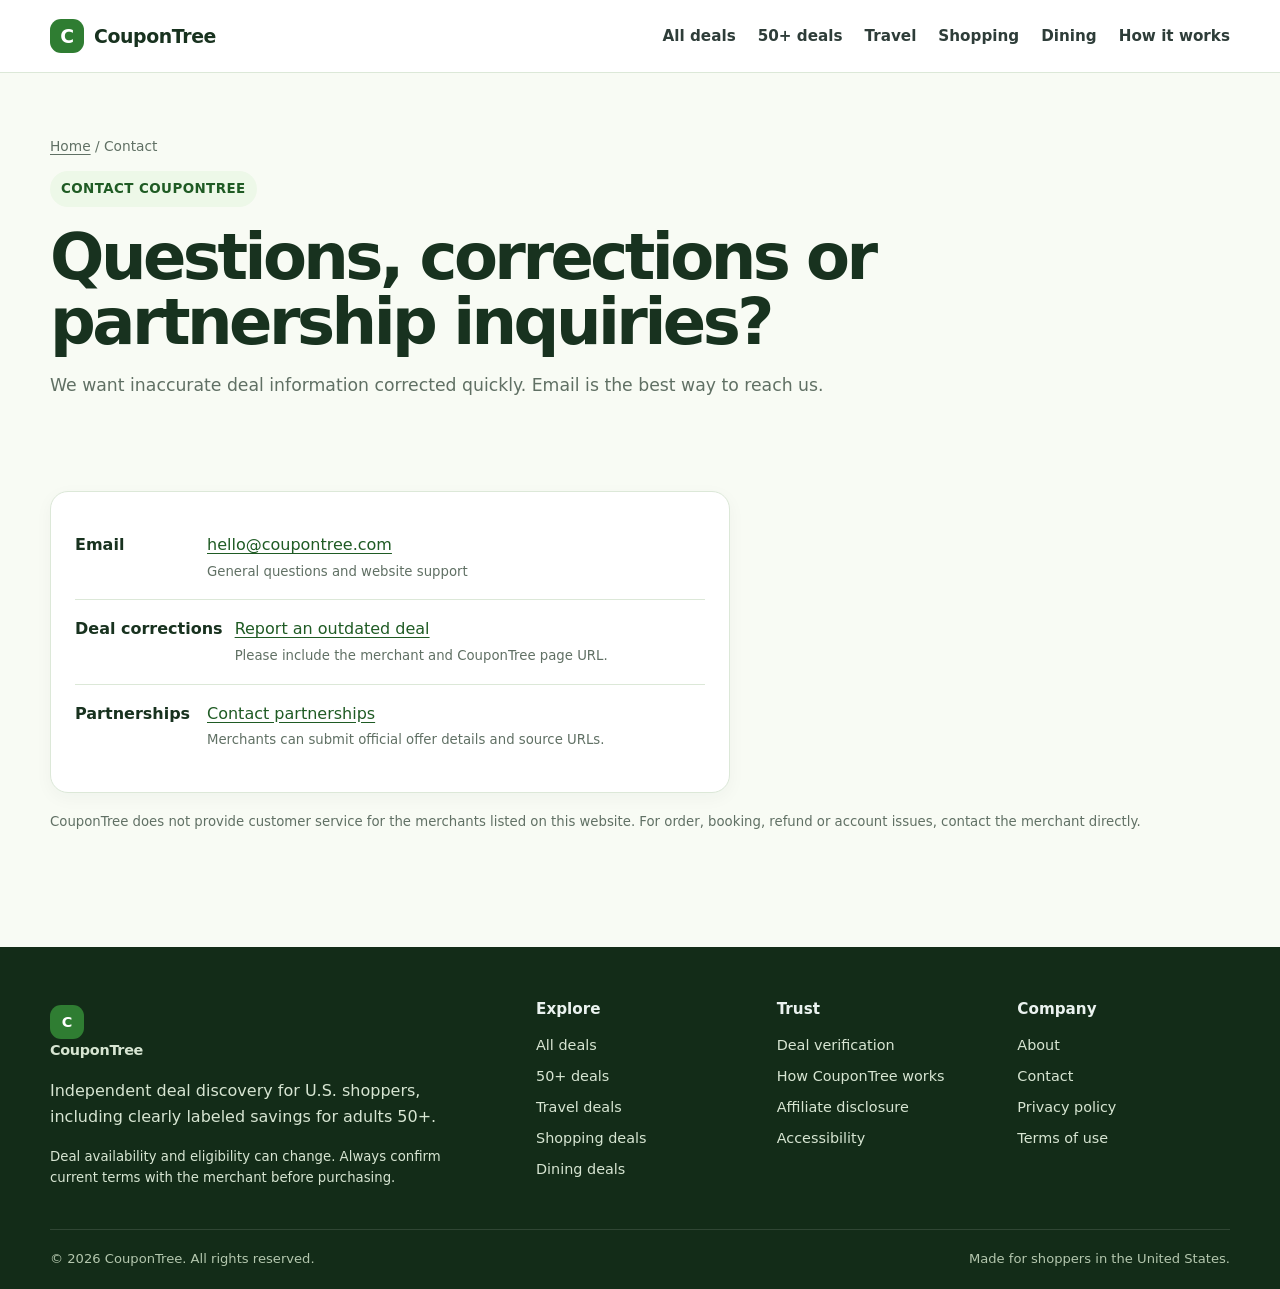
<file: contact/index.html>
<!doctype html>
<html lang="en-US">
<head>
<meta charset="utf-8">
<meta name="viewport" content="width=device-width,initial-scale=1">
<title>Contact CouponTree | CouponTree</title>
<meta name="description" content="Contact CouponTree for deal corrections, website questions and merchant partnership inquiries.">
<link rel="canonical" href="https://coupontree.com/contact/">
<meta property="og:type" content="website">
<meta property="og:site_name" content="CouponTree">
<meta property="og:title" content="Contact CouponTree | CouponTree">
<meta property="og:description" content="Contact CouponTree for deal corrections, website questions and merchant partnership inquiries.">
<meta property="og:url" content="https://coupontree.com/contact/">
<meta name="twitter:card" content="summary">

<link rel="icon" href="/assets/favicon.svg" type="image/svg+xml">
<link rel="manifest" href="/manifest.webmanifest">
<meta name="theme-color" content="#0b735f">
<style>

:root{--bg:#f8fbf4;--surface:#ffffff;--text:#18321f;--muted:#607064;--line:#dce8d8;--brand:#2f7d32;--brand-dark:#1f5b24;--accent:#f4c95d;--soft:#edf8e8;--danger:#a14433;--shadow:0 14px 40px rgba(45,88,41,.10);--radius:18px;--max:1180px}*{box-sizing:border-box}html{scroll-behavior:smooth}body{margin:0;background:var(--bg);color:var(--text);font-family:Inter,ui-sans-serif,system-ui,-apple-system,BlinkMacSystemFont,"Segoe UI",sans-serif;line-height:1.6;-webkit-font-smoothing:antialiased}a{color:var(--brand-dark);text-underline-offset:3px}img{max-width:100%;height:auto}.wrap{width:min(calc(100% - 32px),var(--max));margin-inline:auto}.skip-link{position:absolute;left:-9999px;top:0;background:#fff;padding:10px 14px;z-index:100}.skip-link:focus{left:12px;top:12px}.sr-only{position:absolute;width:1px;height:1px;padding:0;margin:-1px;overflow:hidden;clip:rect(0,0,0,0);white-space:nowrap;border:0}.site-header{position:sticky;top:0;z-index:50;background:rgba(255,255,255,.95);backdrop-filter:blur(8px);border-bottom:1px solid var(--line)}.header-inner{min-height:72px;display:flex;align-items:center;gap:28px}.brand{display:inline-flex;align-items:center;gap:10px;color:var(--text);text-decoration:none;font-weight:850;font-size:1.18rem;letter-spacing:-.02em}.brand-mark{display:grid;place-items:center;width:34px;height:34px;border-radius:11px;background:var(--brand);color:#fff;font-weight:900}.main-nav{display:flex;align-items:center;gap:22px;font-size:.95rem;font-weight:650}.main-nav a{color:#2e3d39;text-decoration:none}.main-nav a:hover,.main-nav a:focus{color:var(--brand)}#site-nav{margin-left:auto}.nav-toggle{display:none;border:1px solid var(--line);background:#fff;border-radius:10px;padding:8px 11px;font-size:1.2rem}.hero{padding:76px 0 56px;background:linear-gradient(180deg,#f0f9e9 0%,#fffdf5 52%,var(--bg) 100%)}.hero-grid{display:grid;grid-template-columns:1.25fr .75fr;gap:44px;align-items:center}.eyebrow{display:inline-flex;gap:8px;align-items:center;padding:7px 11px;border-radius:999px;background:var(--soft);color:var(--brand-dark);font-size:.84rem;font-weight:800;letter-spacing:.03em;text-transform:uppercase}.hero h1,.page-hero h1{font-size:clamp(2.45rem,6vw,4.9rem);line-height:1.02;letter-spacing:-.055em;margin:18px 0 20px;max-width:900px}.hero p{font-size:1.12rem;color:var(--muted);max-width:720px}.hero-card{background:#183b20;color:#fff;padding:28px;border-radius:26px;box-shadow:var(--shadow)}.hero-card h2{font-size:1.6rem;margin:0 0 8px}.hero-card p{color:#d4e4df;font-size:1rem}.age-row{display:flex;flex-wrap:wrap;gap:8px;margin:18px 0}.age-pill{background:rgba(255,255,255,.1);border:1px solid rgba(255,255,255,.18);padding:7px 10px;border-radius:999px;font-size:.86rem;font-weight:750}.search{margin-top:26px;display:flex;gap:10px;max-width:720px}.search input{flex:1;min-width:0;border:1px solid #cbd9d4;border-radius:14px;padding:15px 16px;font:inherit;background:#fff}.btn{display:inline-flex;align-items:center;justify-content:center;gap:8px;min-height:46px;padding:11px 17px;border:1px solid transparent;border-radius:12px;text-decoration:none;font-weight:800;cursor:pointer;font:inherit}.btn-primary{background:var(--brand);color:#fff}.btn-primary:hover{background:var(--brand-dark)}.btn-secondary{background:#fff;color:var(--brand-dark);border-color:var(--line)}.btn-dark{background:#fff;color:#183b20}.section{padding:64px 0}.section-tight{padding:38px 0}.section-head{display:flex;align-items:end;justify-content:space-between;gap:24px;margin-bottom:24px}.section-head h2{font-size:clamp(1.75rem,3vw,2.65rem);letter-spacing:-.035em;margin:0}.section-head p{margin:6px 0 0;color:var(--muted);max-width:700px}.card-grid{display:grid;grid-template-columns:repeat(3,1fr);gap:18px}.category-grid{display:grid;grid-template-columns:repeat(3,1fr);gap:18px}.category-card,.info-card,.deal-card{background:var(--surface);border:1px solid var(--line);border-radius:var(--radius);box-shadow:0 5px 18px rgba(15,60,49,.04)}.category-card{padding:24px;text-decoration:none;color:var(--text);transition:transform .18s ease,border-color .18s ease}.category-card:hover{transform:translateY(-2px);border-color:#bdd6b7}.category-card span{display:block;color:var(--muted);font-size:.94rem;margin-top:6px}.category-icon{display:grid;place-items:center;width:42px;height:42px;border-radius:13px;background:var(--soft);color:var(--brand);font-size:1.2rem;font-weight:900}.deals-layout{display:grid;grid-template-columns:250px 1fr;gap:24px}.filters{position:sticky;top:92px;align-self:start;background:#fff;border:1px solid var(--line);border-radius:var(--radius);padding:20px}.filters h2{font-size:1rem;margin:0 0 12px}.filter-group{margin:18px 0}.filter-group label{display:block;font-size:.9rem;font-weight:700;margin-bottom:6px}.filters select,.filters input{width:100%;border:1px solid #cbd9d4;border-radius:10px;padding:10px;font:inherit;background:#fff}.deal-list{display:grid;gap:16px}.deal-card{padding:22px}.deal-top{display:flex;align-items:flex-start;gap:16px}.merchant-logo{display:grid;place-items:center;flex:0 0 48px;width:48px;height:48px;border-radius:14px;background:#f1f7ee;border:1px solid var(--line);font-weight:900;color:var(--brand-dark)}.deal-main{min-width:0;flex:1}.deal-meta{display:flex;flex-wrap:wrap;gap:7px;margin-bottom:6px}.tag{display:inline-flex;align-items:center;border-radius:999px;background:#f1f7ee;padding:5px 8px;font-size:.77rem;font-weight:780;color:#3c514b}.tag-age{background:#fff0ca;color:#684800}.deal-card h3{margin:4px 0 6px;font-size:1.22rem;line-height:1.3}.deal-card p{margin:7px 0;color:var(--muted)}.deal-details{display:grid;grid-template-columns:repeat(3,1fr);gap:12px;margin:16px 0;border-top:1px solid var(--line);padding-top:14px}.deal-details strong{display:block;font-size:.76rem;text-transform:uppercase;letter-spacing:.04em;color:#73827e}.deal-details span{font-size:.9rem}.deal-actions{display:flex;align-items:center;justify-content:space-between;gap:12px;margin-top:16px}.verified{font-size:.83rem;color:#4d615b}.verified::before{content:"✓";display:inline-grid;place-items:center;width:18px;height:18px;border-radius:50%;background:var(--soft);color:var(--brand);font-weight:900;margin-right:6px}.trust-band{background:#183b20;color:#fff}.trust-grid{display:grid;grid-template-columns:1.1fr repeat(3,.63fr);gap:22px;align-items:start}.trust-grid h2{font-size:2.15rem;letter-spacing:-.035em;margin:0}.trust-grid p{color:#d9ead7}.trust-stat strong{display:block;font-size:1.4rem}.trust-stat span{font-size:.9rem;color:#d9ead7}.page-hero{padding:62px 0 36px}.page-hero h1{font-size:clamp(2.35rem,5vw,4rem);margin-bottom:16px}.page-hero p{font-size:1.08rem;color:var(--muted);max-width:800px}.prose{max-width:820px}.prose h2{margin-top:38px;font-size:1.7rem;letter-spacing:-.02em}.prose h3{margin-top:28px}.prose p,.prose li{color:#344640}.prose ul,.prose ol{padding-left:1.25rem}.callout{border:1px solid #bad8ce;background:var(--soft);padding:18px 20px;border-radius:14px;margin:22px 0}.callout.warning{border-color:#ecd08a;background:#fff8e7}.legal-updated{font-size:.9rem;color:var(--muted);margin-top:-5px}.two-col{display:grid;grid-template-columns:1fr 1fr;gap:22px}.info-card{padding:24px}.info-card h2,.info-card h3{margin-top:0}.steps{counter-reset:step;display:grid;grid-template-columns:repeat(3,1fr);gap:18px}.step{counter-increment:step;background:#fff;border:1px solid var(--line);border-radius:var(--radius);padding:24px}.step::before{content:counter(step);display:grid;place-items:center;width:34px;height:34px;border-radius:50%;background:var(--brand);color:#fff;font-weight:900;margin-bottom:18px}.empty{background:#fff;border:1px dashed #b9d1b3;border-radius:16px;padding:32px;text-align:center;color:var(--muted)}.notice{font-size:.92rem;background:#fff8e7;border:1px solid #ecd08a;border-radius:12px;padding:12px 14px}.site-footer{margin-top:64px;background:#132c18;color:#eaf2ef;padding:50px 0 20px}.footer-grid{display:grid;grid-template-columns:1.4fr repeat(3,.65fr);gap:28px}.footer-grid h2{font-size:.95rem;margin:0 0 12px}.footer-grid a{display:block;color:#d7e5d2;text-decoration:none;margin:8px 0;font-size:.9rem}.footer-grid p{color:#d7e5d2;max-width:420px}.brand-footer{color:#fff}.fine{font-size:.83rem}.footer-bottom{border-top:1px solid rgba(255,255,255,.12);margin-top:28px;padding-top:18px;display:flex;justify-content:space-between;gap:18px;color:#b4c7ae;font-size:.82rem}.breadcrumb{font-size:.86rem;color:var(--muted);margin-bottom:14px}.breadcrumb a{color:var(--muted)}.faq details{background:#fff;border:1px solid var(--line);border-radius:12px;padding:0 18px;margin:10px 0}.faq summary{cursor:pointer;font-weight:780;padding:16px 0}.faq details p{padding:0 0 16px;margin:0;color:var(--muted)}.badge-row{display:flex;flex-wrap:wrap;gap:10px;margin-top:20px}.mini-badge{padding:8px 11px;background:#fff;border:1px solid var(--line);border-radius:999px;font-size:.85rem;font-weight:700}.result-count{font-size:.9rem;color:var(--muted);margin-bottom:14px}.source-note{font-size:.83rem;color:var(--muted)}.ad-note{background:#f1f7ee;border-left:4px solid var(--brand);padding:14px 16px;border-radius:8px}.contact-card{max-width:680px}.contact-line{display:flex;gap:12px;align-items:flex-start;padding:16px 0;border-bottom:1px solid var(--line)}.contact-line:last-child{border-bottom:0}.contact-label{font-weight:800;min-width:120px}.hide{display:none!important}@media(max-width:900px){.main-nav{gap:14px;flex-wrap:wrap}.hero-grid,.trust-grid,.footer-grid{grid-template-columns:1fr 1fr}.card-grid,.category-grid,.steps{grid-template-columns:1fr 1fr}.deals-layout{grid-template-columns:1fr}.filters{position:static}.hero{padding-top:52px}}@media(max-width:720px){.wrap{width:min(calc(100% - 24px),var(--max))}.nav-toggle{display:block;margin-left:auto}#site-nav{display:none;position:absolute;left:12px;right:12px;top:66px;background:#fff;border:1px solid var(--line);border-radius:14px;box-shadow:var(--shadow);padding:10px}.nav-open #site-nav{display:block}.main-nav{display:grid;gap:0}.main-nav a{padding:11px 10px;border-bottom:1px solid #edf2ef}.main-nav a:last-child{border-bottom:0}.hero-grid,.trust-grid,.footer-grid,.card-grid,.category-grid,.steps,.two-col{grid-template-columns:1fr}.hero h1,.page-hero h1{letter-spacing:-.045em}.search{flex-direction:column}.section{padding:48px 0}.section-head{align-items:start;flex-direction:column}.deal-top{align-items:flex-start}.deal-details{grid-template-columns:1fr}.deal-actions{align-items:stretch;flex-direction:column}.deal-actions .btn{width:100%}.footer-bottom{flex-direction:column}.contact-line{flex-direction:column;gap:3px}.contact-label{min-width:0}}@media(prefers-reduced-motion:reduce){html{scroll-behavior:auto}*{transition:none!important}}

</style>
<script type="application/json" id="coupontree-data">
[
  {
    "id": "amtrak-senior-10",
    "merchant": "Amtrak",
    "title": "10% off most rail fares for travelers 65+",
    "age": 65,
    "category": "Travel",
    "type": "Senior fare",
    "availability": "Most Amtrak trains in the U.S.",
    "summary": "Travelers age 65+ can receive 10% off most rail fares on most Amtrak trains. Valid proof of age is required; exclusions apply.",
    "terms": "Does not apply to sleeping accommodation charges and may not combine with other offers. Cross-border service uses a different age threshold.",
    "url": "https://www.amtrak.com/seniors-discount",
    "verified": "September 26, 2026",
    "badge": "65+"
  },
  {
    "id": "michaels-senior-10",
    "merchant": "Michaels",
    "title": "10% senior discount for shoppers 55+",
    "age": 55,
    "category": "Shopping",
    "type": "Senior discount",
    "availability": "U.S. stores and eligible online purchases",
    "summary": "Shoppers age 55+ can receive 10% off eligible purchases after verification through Michaels Rewards or by showing valid ID in store.",
    "terms": "Exclusions and daily or product limits apply. Check the merchant page for the current exclusion list.",
    "url": "https://www.michaels.com/senior-discount",
    "verified": "September 26, 2026",
    "badge": "55+"
  },
  {
    "id": "kohls-senior-wednesday",
    "merchant": "Kohl's",
    "title": "15% off qualifying in-store purchases on Wednesdays for 60+",
    "age": 60,
    "category": "Shopping",
    "type": "Weekly senior discount",
    "availability": "U.S. Kohl's stores",
    "summary": "Customers age 60+ can receive 15% off qualifying in-store purchases every Wednesday. Bring identification to verify age.",
    "terms": "In-store only. Coupon exclusions apply and the offer cannot be combined with other percent-off coupons.",
    "url": "https://www.kohls.com/faq/article/101",
    "verified": "September 26, 2026",
    "badge": "60+"
  },
  {
    "id": "royal-caribbean-senior-rates",
    "merchant": "Royal Caribbean",
    "title": "Reduced senior prices on selected sailings for travelers 55+",
    "age": 55,
    "category": "Travel",
    "type": "Variable senior rate",
    "availability": "Selected sailings",
    "summary": "Royal Caribbean states that reduced senior prices are available on selected sailings for guests age 55+.",
    "terms": "At least one guest per stateroom must qualify. Availability and pricing vary by sailing and may change.",
    "url": "https://www.royalcaribbean.com/faq/questions/qualifications-special-pricing",
    "verified": "September 26, 2026",
    "badge": "55+"
  },
  {
    "id": "marriott-senior-rate",
    "merchant": "Marriott",
    "title": "Senior rates for eligible guests 62+ at participating hotels",
    "age": 62,
    "category": "Travel",
    "type": "Hotel senior rate",
    "availability": "Participating Marriott properties",
    "summary": "Guests age 62+ can access Marriott senior rates at participating properties, subject to availability and hotel-specific pricing.",
    "terms": "Valid proof of age may be required at check-in. Participating hotels, rates and availability vary.",
    "url": "https://help.marriott.com/s/article/senior-discount-rate",
    "verified": "September 26, 2026",
    "badge": "62+"
  },
  {
    "id": "ihop-55-menu",
    "merchant": "IHOP",
    "title": "Special-value 55+ menu at participating IHOP restaurants",
    "age": 55,
    "category": "Dining",
    "type": "55+ menu",
    "availability": "Participating U.S. IHOP restaurants",
    "summary": "IHOP lists a 55+ menu with specially priced all-day favorites. Menu items and prices vary by restaurant.",
    "terms": "Select your restaurant location and confirm the current local menu and pricing before visiting.",
    "url": "https://www.ihop.com/en/menu",
    "verified": "September 26, 2026",
    "badge": "55+"
  }
]
</script>
<script>

document.addEventListener('DOMContentLoaded', () => {
  const toggle = document.querySelector('.nav-toggle');
  if (toggle) toggle.addEventListener('click', () => {
    const open = document.body.classList.toggle('nav-open');
    toggle.setAttribute('aria-expanded', String(open));
  });
  const y = document.getElementById('year'); if (y) y.textContent = new Date().getFullYear();

  const homeInput = document.querySelector('[data-home-search]');
  const homeButton = document.getElementById('home-search-button');
  if (homeInput && homeButton) {
    const syncHome = () => {
      const q = homeInput.value.trim();
      homeButton.href = '/deals/' + (q ? '?q=' + encodeURIComponent(q) : '');
    };
    homeInput.addEventListener('input', syncHome);
    homeInput.addEventListener('keydown', e => { if (e.key === 'Enter') { syncHome(); location.href = homeButton.href; } });
  }
  const queryValue = new URLSearchParams(location.search).get('q');
  if (queryValue) {
    const dealSearchInput = document.querySelector('[data-deal-search]');
    if (dealSearchInput) dealSearchInput.value = queryValue;
  }

  const containers = document.querySelectorAll('[data-deals]');
  if (!containers.length) return;
  const embeddedData = document.getElementById('coupontree-data');
  const dealsPromise = embeddedData
    ? Promise.resolve(JSON.parse(embeddedData.textContent))
    : fetch('/assets/deals.json').then(r => { if (!r.ok) throw new Error('Deal data not found'); return r.json(); });
  dealsPromise.then(deals => {
    containers.forEach(container => {
      const presetCategory = container.dataset.category || '';
      const minAgePreset = Number(container.dataset.minAge || 0);
      const search = document.querySelector('[data-deal-search]');
      const age = document.querySelector('[data-age-filter]');
      const category = document.querySelector('[data-category-filter]');
      const count = document.querySelector('[data-result-count]');
      const render = () => {
        const q = (search?.value || '').trim().toLowerCase();
        const ageValue = Number(age?.value || minAgePreset || 0);
        const catValue = category?.value || presetCategory;
        const filtered = deals.filter(d => {
          const hay = `${d.merchant} ${d.title} ${d.category} ${d.summary}`.toLowerCase();
          const qok = !q || hay.includes(q);
          const aok = !ageValue || d.age >= ageValue;
          const cok = !catValue || d.category === catValue;
          return qok && aok && cok;
        });
        container.innerHTML = filtered.length ? filtered.map(card).join('') : `<div class="empty"><strong>No matching deals.</strong><br>Try a different keyword or filter.</div>`;
        if (count) count.textContent = `${filtered.length} verified deal${filtered.length === 1 ? '' : 's'} shown`;
      };
      [search,age,category].forEach(el => el?.addEventListener(el.tagName === 'INPUT' ? 'input':'change', render));
      render();
    });
  }).catch(() => {
    containers.forEach(c => c.innerHTML = '<div class="empty">Deals could not be loaded. Please refresh the page.</div>');
  });
  function card(d){
    const initial = d.merchant.slice(0,1).toUpperCase();
    return `<article class="deal-card">
      <div class="deal-top"><div class="merchant-logo" aria-hidden="true">${esc(initial)}</div><div class="deal-main">
      <div class="deal-meta"><span class="tag tag-age">${esc(d.badge)}</span><span class="tag">${esc(d.category)}</span><span class="tag">${esc(d.type)}</span></div>
      <h3>${esc(d.title)}</h3><p><strong>${esc(d.merchant)}</strong> · ${esc(d.summary)}</p></div></div>
      <div class="deal-details"><div><strong>Eligibility</strong><span>Age ${d.age}+</span></div><div><strong>Where</strong><span>${esc(d.availability)}</span></div><div><strong>Important</strong><span>${esc(d.terms)}</span></div></div>
      <div class="deal-actions"><span class="verified">Checked ${esc(d.verified)}</span><a class="btn btn-primary" href="${escAttr(d.url)}" target="_blank" rel="noopener">View official offer <span aria-hidden="true">↗</span></a></div>
    </article>`;
  }
  function esc(s){return String(s).replace(/[&<>"']/g,m=>({'&':'&amp;','<':'&lt;','>':'&gt;','"':'&quot;',"'":'&#39;'}[m]))}
  function escAttr(s){return esc(s)}
});

</script>


</head>
<body class="">
<a class="skip-link" href="#main">Skip to content</a>
<header class="site-header">
  <div class="wrap header-inner">
    <a class="brand" href="/" aria-label="CouponTree home"><span class="brand-mark" aria-hidden="true">C</span><span>CouponTree</span></a>
    <button class="nav-toggle" type="button" aria-expanded="false" aria-controls="site-nav"><span class="sr-only">Toggle navigation</span><span aria-hidden="true">☰</span></button>
    <div id="site-nav">
<nav class="main-nav" aria-label="Primary navigation">
  <a href="/deals/">All deals</a>
  <a href="/50-plus-deals/">50+ deals</a>
  <a href="/categories/travel/">Travel</a>
  <a href="/categories/shopping/">Shopping</a>
  <a href="/categories/dining/">Dining</a>
  <a href="/how-it-works/">How it works</a>
</nav></div>
  </div>
</header>
<main id="main"><section class="page-hero"><div class="wrap"><div class="breadcrumb"><a href="/">Home</a> / Contact</div><span class="eyebrow">Contact CouponTree</span><h1>Questions, corrections or partnership inquiries?</h1><p>We want inaccurate deal information corrected quickly. Email is the best way to reach us.</p></div></section><section class="section-tight"><div class="wrap"><article class="info-card contact-card"><div class="contact-line"><div class="contact-label">Email</div><div><a href="mailto:hello@coupontree.com">hello@coupontree.com</a><br><span class="source-note">General questions and website support</span></div></div><div class="contact-line"><div class="contact-label">Deal corrections</div><div><a href="mailto:hello@coupontree.com?subject=Deal%20correction">Report an outdated deal</a><br><span class="source-note">Please include the merchant and CouponTree page URL.</span></div></div><div class="contact-line"><div class="contact-label">Partnerships</div><div><a href="mailto:hello@coupontree.com?subject=CouponTree%20partnership">Contact partnerships</a><br><span class="source-note">Merchants can submit official offer details and source URLs.</span></div></div></article><p class="source-note" style="margin-top:18px">CouponTree does not provide customer service for the merchants listed on this website. For order, booking, refund or account issues, contact the merchant directly.</p></div></section></main>

<footer class="site-footer">
  <div class="wrap footer-grid">
    <div>
      <a class="brand brand-footer" href="/" aria-label="CouponTree home"><span class="brand-mark" aria-hidden="true">C</span><span>CouponTree</span></a>
      <p>Independent deal discovery for U.S. shoppers, including clearly labeled savings for adults 50+.</p>
      <p class="fine">Deal availability and eligibility can change. Always confirm current terms with the merchant before purchasing.</p>
    </div>
    <div>
      <h2>Explore</h2>
      <a href="/deals/">All deals</a>
      <a href="/50-plus-deals/">50+ deals</a>
      <a href="/categories/travel/">Travel deals</a>
      <a href="/categories/shopping/">Shopping deals</a>
      <a href="/categories/dining/">Dining deals</a>
    </div>
    <div>
      <h2>Trust</h2>
      <a href="/deal-verification/">Deal verification</a>
      <a href="/how-it-works/">How CouponTree works</a>
      <a href="/affiliate-disclosure/">Affiliate disclosure</a>
      <a href="/accessibility/">Accessibility</a>
    </div>
    <div>
      <h2>Company</h2>
      <a href="/about/">About</a>
      <a href="/contact/">Contact</a>
      <a href="/privacy/">Privacy policy</a>
      <a href="/terms/">Terms of use</a>
    </div>
  </div>
  <div class="wrap footer-bottom"><span>© <span id="year">2026</span> CouponTree. All rights reserved.</span><span>Made for shoppers in the United States.</span></div>
</footer>
</body>
</html>
</file>
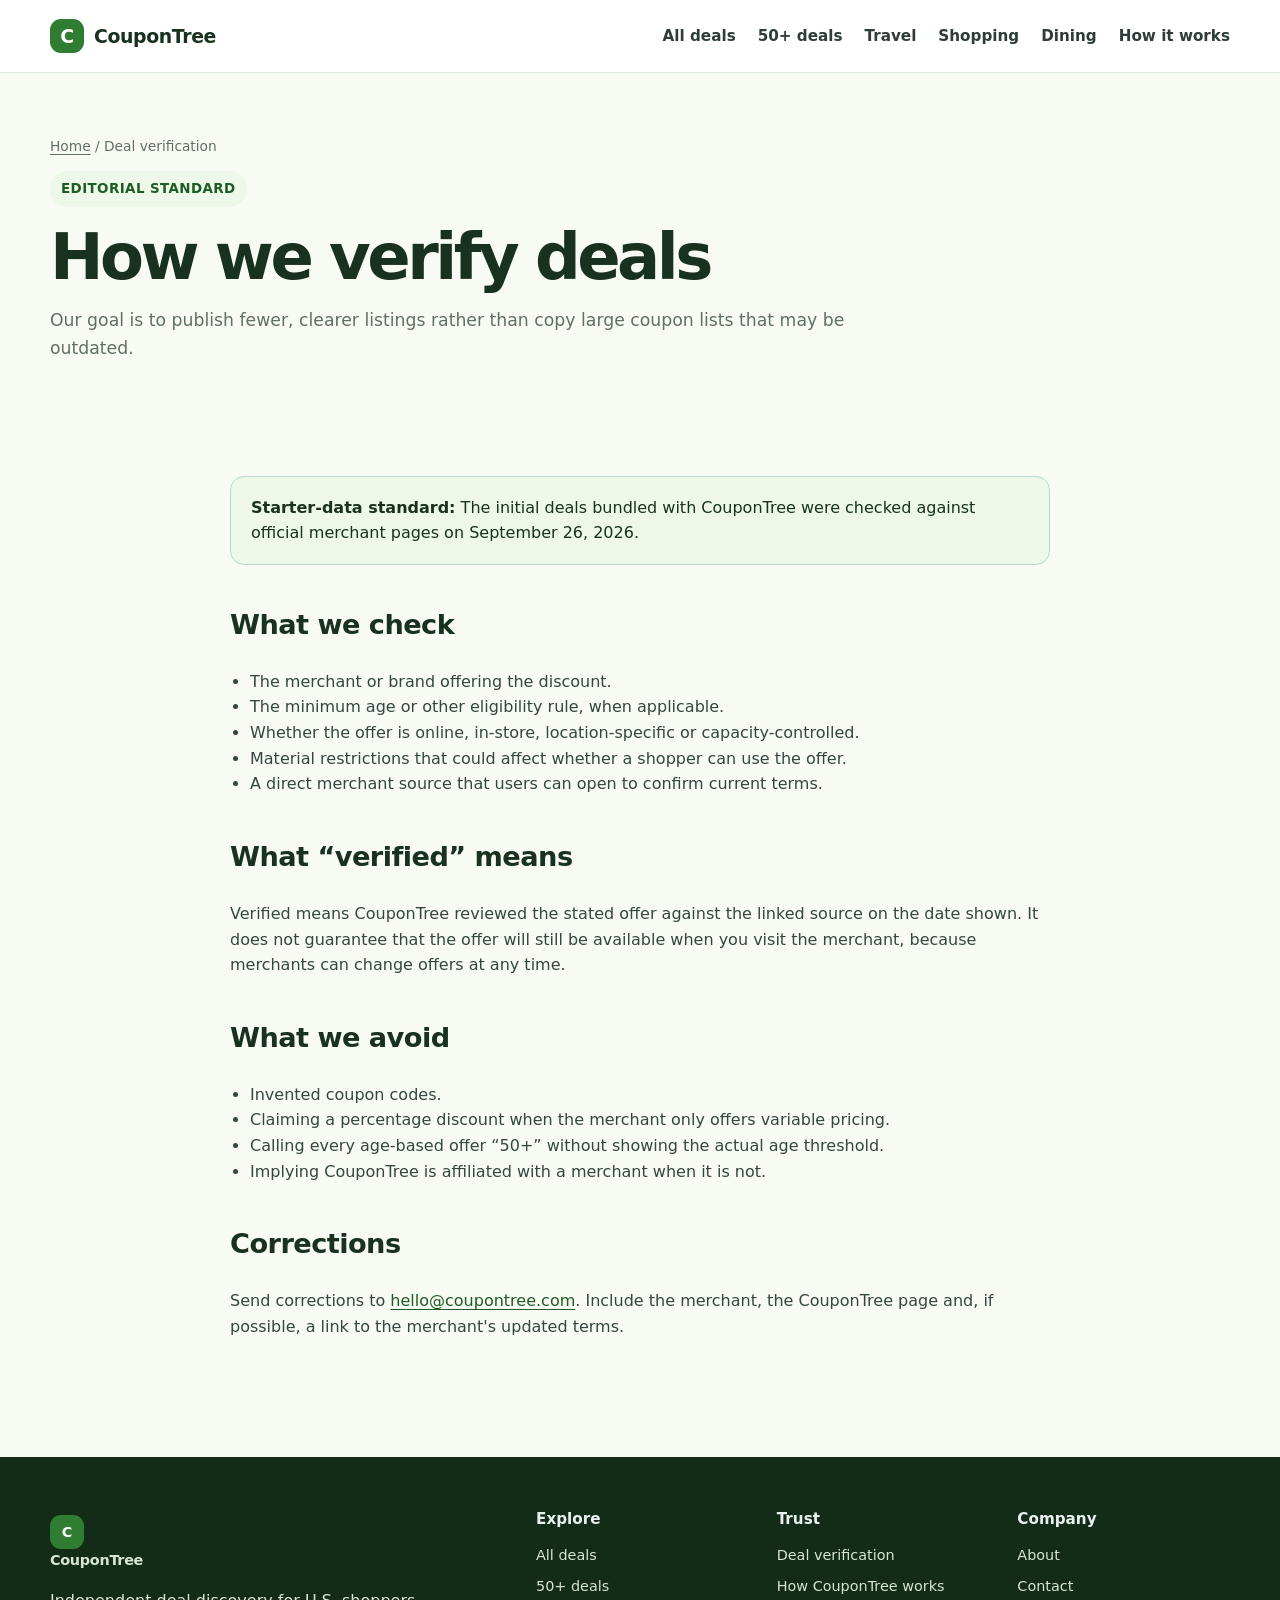
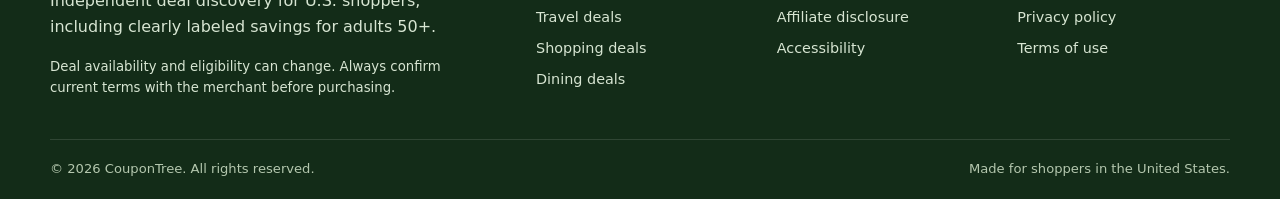
<file: deal-verification/index.html>
<!doctype html>
<html lang="en-US">
<head>
<meta charset="utf-8">
<meta name="viewport" content="width=device-width,initial-scale=1">
<title>Deal Verification Policy | CouponTree</title>
<meta name="description" content="Read CouponTree’s verification standard for coupons, merchant discounts and age-based offers.">
<link rel="canonical" href="https://coupontree.com/deal-verification/">
<meta property="og:type" content="website">
<meta property="og:site_name" content="CouponTree">
<meta property="og:title" content="Deal Verification Policy | CouponTree">
<meta property="og:description" content="Read CouponTree’s verification standard for coupons, merchant discounts and age-based offers.">
<meta property="og:url" content="https://coupontree.com/deal-verification/">
<meta name="twitter:card" content="summary">

<link rel="icon" href="/assets/favicon.svg" type="image/svg+xml">
<link rel="manifest" href="/manifest.webmanifest">
<meta name="theme-color" content="#0b735f">
<style>

:root{--bg:#f8fbf4;--surface:#ffffff;--text:#18321f;--muted:#607064;--line:#dce8d8;--brand:#2f7d32;--brand-dark:#1f5b24;--accent:#f4c95d;--soft:#edf8e8;--danger:#a14433;--shadow:0 14px 40px rgba(45,88,41,.10);--radius:18px;--max:1180px}*{box-sizing:border-box}html{scroll-behavior:smooth}body{margin:0;background:var(--bg);color:var(--text);font-family:Inter,ui-sans-serif,system-ui,-apple-system,BlinkMacSystemFont,"Segoe UI",sans-serif;line-height:1.6;-webkit-font-smoothing:antialiased}a{color:var(--brand-dark);text-underline-offset:3px}img{max-width:100%;height:auto}.wrap{width:min(calc(100% - 32px),var(--max));margin-inline:auto}.skip-link{position:absolute;left:-9999px;top:0;background:#fff;padding:10px 14px;z-index:100}.skip-link:focus{left:12px;top:12px}.sr-only{position:absolute;width:1px;height:1px;padding:0;margin:-1px;overflow:hidden;clip:rect(0,0,0,0);white-space:nowrap;border:0}.site-header{position:sticky;top:0;z-index:50;background:rgba(255,255,255,.95);backdrop-filter:blur(8px);border-bottom:1px solid var(--line)}.header-inner{min-height:72px;display:flex;align-items:center;gap:28px}.brand{display:inline-flex;align-items:center;gap:10px;color:var(--text);text-decoration:none;font-weight:850;font-size:1.18rem;letter-spacing:-.02em}.brand-mark{display:grid;place-items:center;width:34px;height:34px;border-radius:11px;background:var(--brand);color:#fff;font-weight:900}.main-nav{display:flex;align-items:center;gap:22px;font-size:.95rem;font-weight:650}.main-nav a{color:#2e3d39;text-decoration:none}.main-nav a:hover,.main-nav a:focus{color:var(--brand)}#site-nav{margin-left:auto}.nav-toggle{display:none;border:1px solid var(--line);background:#fff;border-radius:10px;padding:8px 11px;font-size:1.2rem}.hero{padding:76px 0 56px;background:linear-gradient(180deg,#f0f9e9 0%,#fffdf5 52%,var(--bg) 100%)}.hero-grid{display:grid;grid-template-columns:1.25fr .75fr;gap:44px;align-items:center}.eyebrow{display:inline-flex;gap:8px;align-items:center;padding:7px 11px;border-radius:999px;background:var(--soft);color:var(--brand-dark);font-size:.84rem;font-weight:800;letter-spacing:.03em;text-transform:uppercase}.hero h1,.page-hero h1{font-size:clamp(2.45rem,6vw,4.9rem);line-height:1.02;letter-spacing:-.055em;margin:18px 0 20px;max-width:900px}.hero p{font-size:1.12rem;color:var(--muted);max-width:720px}.hero-card{background:#183b20;color:#fff;padding:28px;border-radius:26px;box-shadow:var(--shadow)}.hero-card h2{font-size:1.6rem;margin:0 0 8px}.hero-card p{color:#d4e4df;font-size:1rem}.age-row{display:flex;flex-wrap:wrap;gap:8px;margin:18px 0}.age-pill{background:rgba(255,255,255,.1);border:1px solid rgba(255,255,255,.18);padding:7px 10px;border-radius:999px;font-size:.86rem;font-weight:750}.search{margin-top:26px;display:flex;gap:10px;max-width:720px}.search input{flex:1;min-width:0;border:1px solid #cbd9d4;border-radius:14px;padding:15px 16px;font:inherit;background:#fff}.btn{display:inline-flex;align-items:center;justify-content:center;gap:8px;min-height:46px;padding:11px 17px;border:1px solid transparent;border-radius:12px;text-decoration:none;font-weight:800;cursor:pointer;font:inherit}.btn-primary{background:var(--brand);color:#fff}.btn-primary:hover{background:var(--brand-dark)}.btn-secondary{background:#fff;color:var(--brand-dark);border-color:var(--line)}.btn-dark{background:#fff;color:#183b20}.section{padding:64px 0}.section-tight{padding:38px 0}.section-head{display:flex;align-items:end;justify-content:space-between;gap:24px;margin-bottom:24px}.section-head h2{font-size:clamp(1.75rem,3vw,2.65rem);letter-spacing:-.035em;margin:0}.section-head p{margin:6px 0 0;color:var(--muted);max-width:700px}.card-grid{display:grid;grid-template-columns:repeat(3,1fr);gap:18px}.category-grid{display:grid;grid-template-columns:repeat(3,1fr);gap:18px}.category-card,.info-card,.deal-card{background:var(--surface);border:1px solid var(--line);border-radius:var(--radius);box-shadow:0 5px 18px rgba(15,60,49,.04)}.category-card{padding:24px;text-decoration:none;color:var(--text);transition:transform .18s ease,border-color .18s ease}.category-card:hover{transform:translateY(-2px);border-color:#bdd6b7}.category-card span{display:block;color:var(--muted);font-size:.94rem;margin-top:6px}.category-icon{display:grid;place-items:center;width:42px;height:42px;border-radius:13px;background:var(--soft);color:var(--brand);font-size:1.2rem;font-weight:900}.deals-layout{display:grid;grid-template-columns:250px 1fr;gap:24px}.filters{position:sticky;top:92px;align-self:start;background:#fff;border:1px solid var(--line);border-radius:var(--radius);padding:20px}.filters h2{font-size:1rem;margin:0 0 12px}.filter-group{margin:18px 0}.filter-group label{display:block;font-size:.9rem;font-weight:700;margin-bottom:6px}.filters select,.filters input{width:100%;border:1px solid #cbd9d4;border-radius:10px;padding:10px;font:inherit;background:#fff}.deal-list{display:grid;gap:16px}.deal-card{padding:22px}.deal-top{display:flex;align-items:flex-start;gap:16px}.merchant-logo{display:grid;place-items:center;flex:0 0 48px;width:48px;height:48px;border-radius:14px;background:#f1f7ee;border:1px solid var(--line);font-weight:900;color:var(--brand-dark)}.deal-main{min-width:0;flex:1}.deal-meta{display:flex;flex-wrap:wrap;gap:7px;margin-bottom:6px}.tag{display:inline-flex;align-items:center;border-radius:999px;background:#f1f7ee;padding:5px 8px;font-size:.77rem;font-weight:780;color:#3c514b}.tag-age{background:#fff0ca;color:#684800}.deal-card h3{margin:4px 0 6px;font-size:1.22rem;line-height:1.3}.deal-card p{margin:7px 0;color:var(--muted)}.deal-details{display:grid;grid-template-columns:repeat(3,1fr);gap:12px;margin:16px 0;border-top:1px solid var(--line);padding-top:14px}.deal-details strong{display:block;font-size:.76rem;text-transform:uppercase;letter-spacing:.04em;color:#73827e}.deal-details span{font-size:.9rem}.deal-actions{display:flex;align-items:center;justify-content:space-between;gap:12px;margin-top:16px}.verified{font-size:.83rem;color:#4d615b}.verified::before{content:"✓";display:inline-grid;place-items:center;width:18px;height:18px;border-radius:50%;background:var(--soft);color:var(--brand);font-weight:900;margin-right:6px}.trust-band{background:#183b20;color:#fff}.trust-grid{display:grid;grid-template-columns:1.1fr repeat(3,.63fr);gap:22px;align-items:start}.trust-grid h2{font-size:2.15rem;letter-spacing:-.035em;margin:0}.trust-grid p{color:#d9ead7}.trust-stat strong{display:block;font-size:1.4rem}.trust-stat span{font-size:.9rem;color:#d9ead7}.page-hero{padding:62px 0 36px}.page-hero h1{font-size:clamp(2.35rem,5vw,4rem);margin-bottom:16px}.page-hero p{font-size:1.08rem;color:var(--muted);max-width:800px}.prose{max-width:820px}.prose h2{margin-top:38px;font-size:1.7rem;letter-spacing:-.02em}.prose h3{margin-top:28px}.prose p,.prose li{color:#344640}.prose ul,.prose ol{padding-left:1.25rem}.callout{border:1px solid #bad8ce;background:var(--soft);padding:18px 20px;border-radius:14px;margin:22px 0}.callout.warning{border-color:#ecd08a;background:#fff8e7}.legal-updated{font-size:.9rem;color:var(--muted);margin-top:-5px}.two-col{display:grid;grid-template-columns:1fr 1fr;gap:22px}.info-card{padding:24px}.info-card h2,.info-card h3{margin-top:0}.steps{counter-reset:step;display:grid;grid-template-columns:repeat(3,1fr);gap:18px}.step{counter-increment:step;background:#fff;border:1px solid var(--line);border-radius:var(--radius);padding:24px}.step::before{content:counter(step);display:grid;place-items:center;width:34px;height:34px;border-radius:50%;background:var(--brand);color:#fff;font-weight:900;margin-bottom:18px}.empty{background:#fff;border:1px dashed #b9d1b3;border-radius:16px;padding:32px;text-align:center;color:var(--muted)}.notice{font-size:.92rem;background:#fff8e7;border:1px solid #ecd08a;border-radius:12px;padding:12px 14px}.site-footer{margin-top:64px;background:#132c18;color:#eaf2ef;padding:50px 0 20px}.footer-grid{display:grid;grid-template-columns:1.4fr repeat(3,.65fr);gap:28px}.footer-grid h2{font-size:.95rem;margin:0 0 12px}.footer-grid a{display:block;color:#d7e5d2;text-decoration:none;margin:8px 0;font-size:.9rem}.footer-grid p{color:#d7e5d2;max-width:420px}.brand-footer{color:#fff}.fine{font-size:.83rem}.footer-bottom{border-top:1px solid rgba(255,255,255,.12);margin-top:28px;padding-top:18px;display:flex;justify-content:space-between;gap:18px;color:#b4c7ae;font-size:.82rem}.breadcrumb{font-size:.86rem;color:var(--muted);margin-bottom:14px}.breadcrumb a{color:var(--muted)}.faq details{background:#fff;border:1px solid var(--line);border-radius:12px;padding:0 18px;margin:10px 0}.faq summary{cursor:pointer;font-weight:780;padding:16px 0}.faq details p{padding:0 0 16px;margin:0;color:var(--muted)}.badge-row{display:flex;flex-wrap:wrap;gap:10px;margin-top:20px}.mini-badge{padding:8px 11px;background:#fff;border:1px solid var(--line);border-radius:999px;font-size:.85rem;font-weight:700}.result-count{font-size:.9rem;color:var(--muted);margin-bottom:14px}.source-note{font-size:.83rem;color:var(--muted)}.ad-note{background:#f1f7ee;border-left:4px solid var(--brand);padding:14px 16px;border-radius:8px}.contact-card{max-width:680px}.contact-line{display:flex;gap:12px;align-items:flex-start;padding:16px 0;border-bottom:1px solid var(--line)}.contact-line:last-child{border-bottom:0}.contact-label{font-weight:800;min-width:120px}.hide{display:none!important}@media(max-width:900px){.main-nav{gap:14px;flex-wrap:wrap}.hero-grid,.trust-grid,.footer-grid{grid-template-columns:1fr 1fr}.card-grid,.category-grid,.steps{grid-template-columns:1fr 1fr}.deals-layout{grid-template-columns:1fr}.filters{position:static}.hero{padding-top:52px}}@media(max-width:720px){.wrap{width:min(calc(100% - 24px),var(--max))}.nav-toggle{display:block;margin-left:auto}#site-nav{display:none;position:absolute;left:12px;right:12px;top:66px;background:#fff;border:1px solid var(--line);border-radius:14px;box-shadow:var(--shadow);padding:10px}.nav-open #site-nav{display:block}.main-nav{display:grid;gap:0}.main-nav a{padding:11px 10px;border-bottom:1px solid #edf2ef}.main-nav a:last-child{border-bottom:0}.hero-grid,.trust-grid,.footer-grid,.card-grid,.category-grid,.steps,.two-col{grid-template-columns:1fr}.hero h1,.page-hero h1{letter-spacing:-.045em}.search{flex-direction:column}.section{padding:48px 0}.section-head{align-items:start;flex-direction:column}.deal-top{align-items:flex-start}.deal-details{grid-template-columns:1fr}.deal-actions{align-items:stretch;flex-direction:column}.deal-actions .btn{width:100%}.footer-bottom{flex-direction:column}.contact-line{flex-direction:column;gap:3px}.contact-label{min-width:0}}@media(prefers-reduced-motion:reduce){html{scroll-behavior:auto}*{transition:none!important}}

</style>
<script type="application/json" id="coupontree-data">
[
  {
    "id": "amtrak-senior-10",
    "merchant": "Amtrak",
    "title": "10% off most rail fares for travelers 65+",
    "age": 65,
    "category": "Travel",
    "type": "Senior fare",
    "availability": "Most Amtrak trains in the U.S.",
    "summary": "Travelers age 65+ can receive 10% off most rail fares on most Amtrak trains. Valid proof of age is required; exclusions apply.",
    "terms": "Does not apply to sleeping accommodation charges and may not combine with other offers. Cross-border service uses a different age threshold.",
    "url": "https://www.amtrak.com/seniors-discount",
    "verified": "September 26, 2026",
    "badge": "65+"
  },
  {
    "id": "michaels-senior-10",
    "merchant": "Michaels",
    "title": "10% senior discount for shoppers 55+",
    "age": 55,
    "category": "Shopping",
    "type": "Senior discount",
    "availability": "U.S. stores and eligible online purchases",
    "summary": "Shoppers age 55+ can receive 10% off eligible purchases after verification through Michaels Rewards or by showing valid ID in store.",
    "terms": "Exclusions and daily or product limits apply. Check the merchant page for the current exclusion list.",
    "url": "https://www.michaels.com/senior-discount",
    "verified": "September 26, 2026",
    "badge": "55+"
  },
  {
    "id": "kohls-senior-wednesday",
    "merchant": "Kohl's",
    "title": "15% off qualifying in-store purchases on Wednesdays for 60+",
    "age": 60,
    "category": "Shopping",
    "type": "Weekly senior discount",
    "availability": "U.S. Kohl's stores",
    "summary": "Customers age 60+ can receive 15% off qualifying in-store purchases every Wednesday. Bring identification to verify age.",
    "terms": "In-store only. Coupon exclusions apply and the offer cannot be combined with other percent-off coupons.",
    "url": "https://www.kohls.com/faq/article/101",
    "verified": "September 26, 2026",
    "badge": "60+"
  },
  {
    "id": "royal-caribbean-senior-rates",
    "merchant": "Royal Caribbean",
    "title": "Reduced senior prices on selected sailings for travelers 55+",
    "age": 55,
    "category": "Travel",
    "type": "Variable senior rate",
    "availability": "Selected sailings",
    "summary": "Royal Caribbean states that reduced senior prices are available on selected sailings for guests age 55+.",
    "terms": "At least one guest per stateroom must qualify. Availability and pricing vary by sailing and may change.",
    "url": "https://www.royalcaribbean.com/faq/questions/qualifications-special-pricing",
    "verified": "September 26, 2026",
    "badge": "55+"
  },
  {
    "id": "marriott-senior-rate",
    "merchant": "Marriott",
    "title": "Senior rates for eligible guests 62+ at participating hotels",
    "age": 62,
    "category": "Travel",
    "type": "Hotel senior rate",
    "availability": "Participating Marriott properties",
    "summary": "Guests age 62+ can access Marriott senior rates at participating properties, subject to availability and hotel-specific pricing.",
    "terms": "Valid proof of age may be required at check-in. Participating hotels, rates and availability vary.",
    "url": "https://help.marriott.com/s/article/senior-discount-rate",
    "verified": "September 26, 2026",
    "badge": "62+"
  },
  {
    "id": "ihop-55-menu",
    "merchant": "IHOP",
    "title": "Special-value 55+ menu at participating IHOP restaurants",
    "age": 55,
    "category": "Dining",
    "type": "55+ menu",
    "availability": "Participating U.S. IHOP restaurants",
    "summary": "IHOP lists a 55+ menu with specially priced all-day favorites. Menu items and prices vary by restaurant.",
    "terms": "Select your restaurant location and confirm the current local menu and pricing before visiting.",
    "url": "https://www.ihop.com/en/menu",
    "verified": "September 26, 2026",
    "badge": "55+"
  }
]
</script>
<script>

document.addEventListener('DOMContentLoaded', () => {
  const toggle = document.querySelector('.nav-toggle');
  if (toggle) toggle.addEventListener('click', () => {
    const open = document.body.classList.toggle('nav-open');
    toggle.setAttribute('aria-expanded', String(open));
  });
  const y = document.getElementById('year'); if (y) y.textContent = new Date().getFullYear();

  const homeInput = document.querySelector('[data-home-search]');
  const homeButton = document.getElementById('home-search-button');
  if (homeInput && homeButton) {
    const syncHome = () => {
      const q = homeInput.value.trim();
      homeButton.href = '/deals/' + (q ? '?q=' + encodeURIComponent(q) : '');
    };
    homeInput.addEventListener('input', syncHome);
    homeInput.addEventListener('keydown', e => { if (e.key === 'Enter') { syncHome(); location.href = homeButton.href; } });
  }
  const queryValue = new URLSearchParams(location.search).get('q');
  if (queryValue) {
    const dealSearchInput = document.querySelector('[data-deal-search]');
    if (dealSearchInput) dealSearchInput.value = queryValue;
  }

  const containers = document.querySelectorAll('[data-deals]');
  if (!containers.length) return;
  const embeddedData = document.getElementById('coupontree-data');
  const dealsPromise = embeddedData
    ? Promise.resolve(JSON.parse(embeddedData.textContent))
    : fetch('/assets/deals.json').then(r => { if (!r.ok) throw new Error('Deal data not found'); return r.json(); });
  dealsPromise.then(deals => {
    containers.forEach(container => {
      const presetCategory = container.dataset.category || '';
      const minAgePreset = Number(container.dataset.minAge || 0);
      const search = document.querySelector('[data-deal-search]');
      const age = document.querySelector('[data-age-filter]');
      const category = document.querySelector('[data-category-filter]');
      const count = document.querySelector('[data-result-count]');
      const render = () => {
        const q = (search?.value || '').trim().toLowerCase();
        const ageValue = Number(age?.value || minAgePreset || 0);
        const catValue = category?.value || presetCategory;
        const filtered = deals.filter(d => {
          const hay = `${d.merchant} ${d.title} ${d.category} ${d.summary}`.toLowerCase();
          const qok = !q || hay.includes(q);
          const aok = !ageValue || d.age >= ageValue;
          const cok = !catValue || d.category === catValue;
          return qok && aok && cok;
        });
        container.innerHTML = filtered.length ? filtered.map(card).join('') : `<div class="empty"><strong>No matching deals.</strong><br>Try a different keyword or filter.</div>`;
        if (count) count.textContent = `${filtered.length} verified deal${filtered.length === 1 ? '' : 's'} shown`;
      };
      [search,age,category].forEach(el => el?.addEventListener(el.tagName === 'INPUT' ? 'input':'change', render));
      render();
    });
  }).catch(() => {
    containers.forEach(c => c.innerHTML = '<div class="empty">Deals could not be loaded. Please refresh the page.</div>');
  });
  function card(d){
    const initial = d.merchant.slice(0,1).toUpperCase();
    return `<article class="deal-card">
      <div class="deal-top"><div class="merchant-logo" aria-hidden="true">${esc(initial)}</div><div class="deal-main">
      <div class="deal-meta"><span class="tag tag-age">${esc(d.badge)}</span><span class="tag">${esc(d.category)}</span><span class="tag">${esc(d.type)}</span></div>
      <h3>${esc(d.title)}</h3><p><strong>${esc(d.merchant)}</strong> · ${esc(d.summary)}</p></div></div>
      <div class="deal-details"><div><strong>Eligibility</strong><span>Age ${d.age}+</span></div><div><strong>Where</strong><span>${esc(d.availability)}</span></div><div><strong>Important</strong><span>${esc(d.terms)}</span></div></div>
      <div class="deal-actions"><span class="verified">Checked ${esc(d.verified)}</span><a class="btn btn-primary" href="${escAttr(d.url)}" target="_blank" rel="noopener">View official offer <span aria-hidden="true">↗</span></a></div>
    </article>`;
  }
  function esc(s){return String(s).replace(/[&<>"']/g,m=>({'&':'&amp;','<':'&lt;','>':'&gt;','"':'&quot;',"'":'&#39;'}[m]))}
  function escAttr(s){return esc(s)}
});

</script>


</head>
<body class="">
<a class="skip-link" href="#main">Skip to content</a>
<header class="site-header">
  <div class="wrap header-inner">
    <a class="brand" href="/" aria-label="CouponTree home"><span class="brand-mark" aria-hidden="true">C</span><span>CouponTree</span></a>
    <button class="nav-toggle" type="button" aria-expanded="false" aria-controls="site-nav"><span class="sr-only">Toggle navigation</span><span aria-hidden="true">☰</span></button>
    <div id="site-nav">
<nav class="main-nav" aria-label="Primary navigation">
  <a href="/deals/">All deals</a>
  <a href="/50-plus-deals/">50+ deals</a>
  <a href="/categories/travel/">Travel</a>
  <a href="/categories/shopping/">Shopping</a>
  <a href="/categories/dining/">Dining</a>
  <a href="/how-it-works/">How it works</a>
</nav></div>
  </div>
</header>
<main id="main"><section class="page-hero"><div class="wrap"><div class="breadcrumb"><a href="/">Home</a> / Deal verification</div><span class="eyebrow">Editorial standard</span><h1>How we verify deals</h1><p>Our goal is to publish fewer, clearer listings rather than copy large coupon lists that may be outdated.</p></div></section><section class="section-tight"><div class="wrap prose"><div class="callout"><strong>Starter-data standard:</strong> The initial deals bundled with CouponTree were checked against official merchant pages on September 26, 2026.</div><h2>What we check</h2><ul><li>The merchant or brand offering the discount.</li><li>The minimum age or other eligibility rule, when applicable.</li><li>Whether the offer is online, in-store, location-specific or capacity-controlled.</li><li>Material restrictions that could affect whether a shopper can use the offer.</li><li>A direct merchant source that users can open to confirm current terms.</li></ul><h2>What “verified” means</h2><p>Verified means CouponTree reviewed the stated offer against the linked source on the date shown. It does not guarantee that the offer will still be available when you visit the merchant, because merchants can change offers at any time.</p><h2>What we avoid</h2><ul><li>Invented coupon codes.</li><li>Claiming a percentage discount when the merchant only offers variable pricing.</li><li>Calling every age-based offer “50+” without showing the actual age threshold.</li><li>Implying CouponTree is affiliated with a merchant when it is not.</li></ul><h2>Corrections</h2><p>Send corrections to <a href="mailto:hello@coupontree.com">hello@coupontree.com</a>. Include the merchant, the CouponTree page and, if possible, a link to the merchant's updated terms.</p></div></section></main>

<footer class="site-footer">
  <div class="wrap footer-grid">
    <div>
      <a class="brand brand-footer" href="/" aria-label="CouponTree home"><span class="brand-mark" aria-hidden="true">C</span><span>CouponTree</span></a>
      <p>Independent deal discovery for U.S. shoppers, including clearly labeled savings for adults 50+.</p>
      <p class="fine">Deal availability and eligibility can change. Always confirm current terms with the merchant before purchasing.</p>
    </div>
    <div>
      <h2>Explore</h2>
      <a href="/deals/">All deals</a>
      <a href="/50-plus-deals/">50+ deals</a>
      <a href="/categories/travel/">Travel deals</a>
      <a href="/categories/shopping/">Shopping deals</a>
      <a href="/categories/dining/">Dining deals</a>
    </div>
    <div>
      <h2>Trust</h2>
      <a href="/deal-verification/">Deal verification</a>
      <a href="/how-it-works/">How CouponTree works</a>
      <a href="/affiliate-disclosure/">Affiliate disclosure</a>
      <a href="/accessibility/">Accessibility</a>
    </div>
    <div>
      <h2>Company</h2>
      <a href="/about/">About</a>
      <a href="/contact/">Contact</a>
      <a href="/privacy/">Privacy policy</a>
      <a href="/terms/">Terms of use</a>
    </div>
  </div>
  <div class="wrap footer-bottom"><span>© <span id="year">2026</span> CouponTree. All rights reserved.</span><span>Made for shoppers in the United States.</span></div>
</footer>
</body>
</html>
</file>
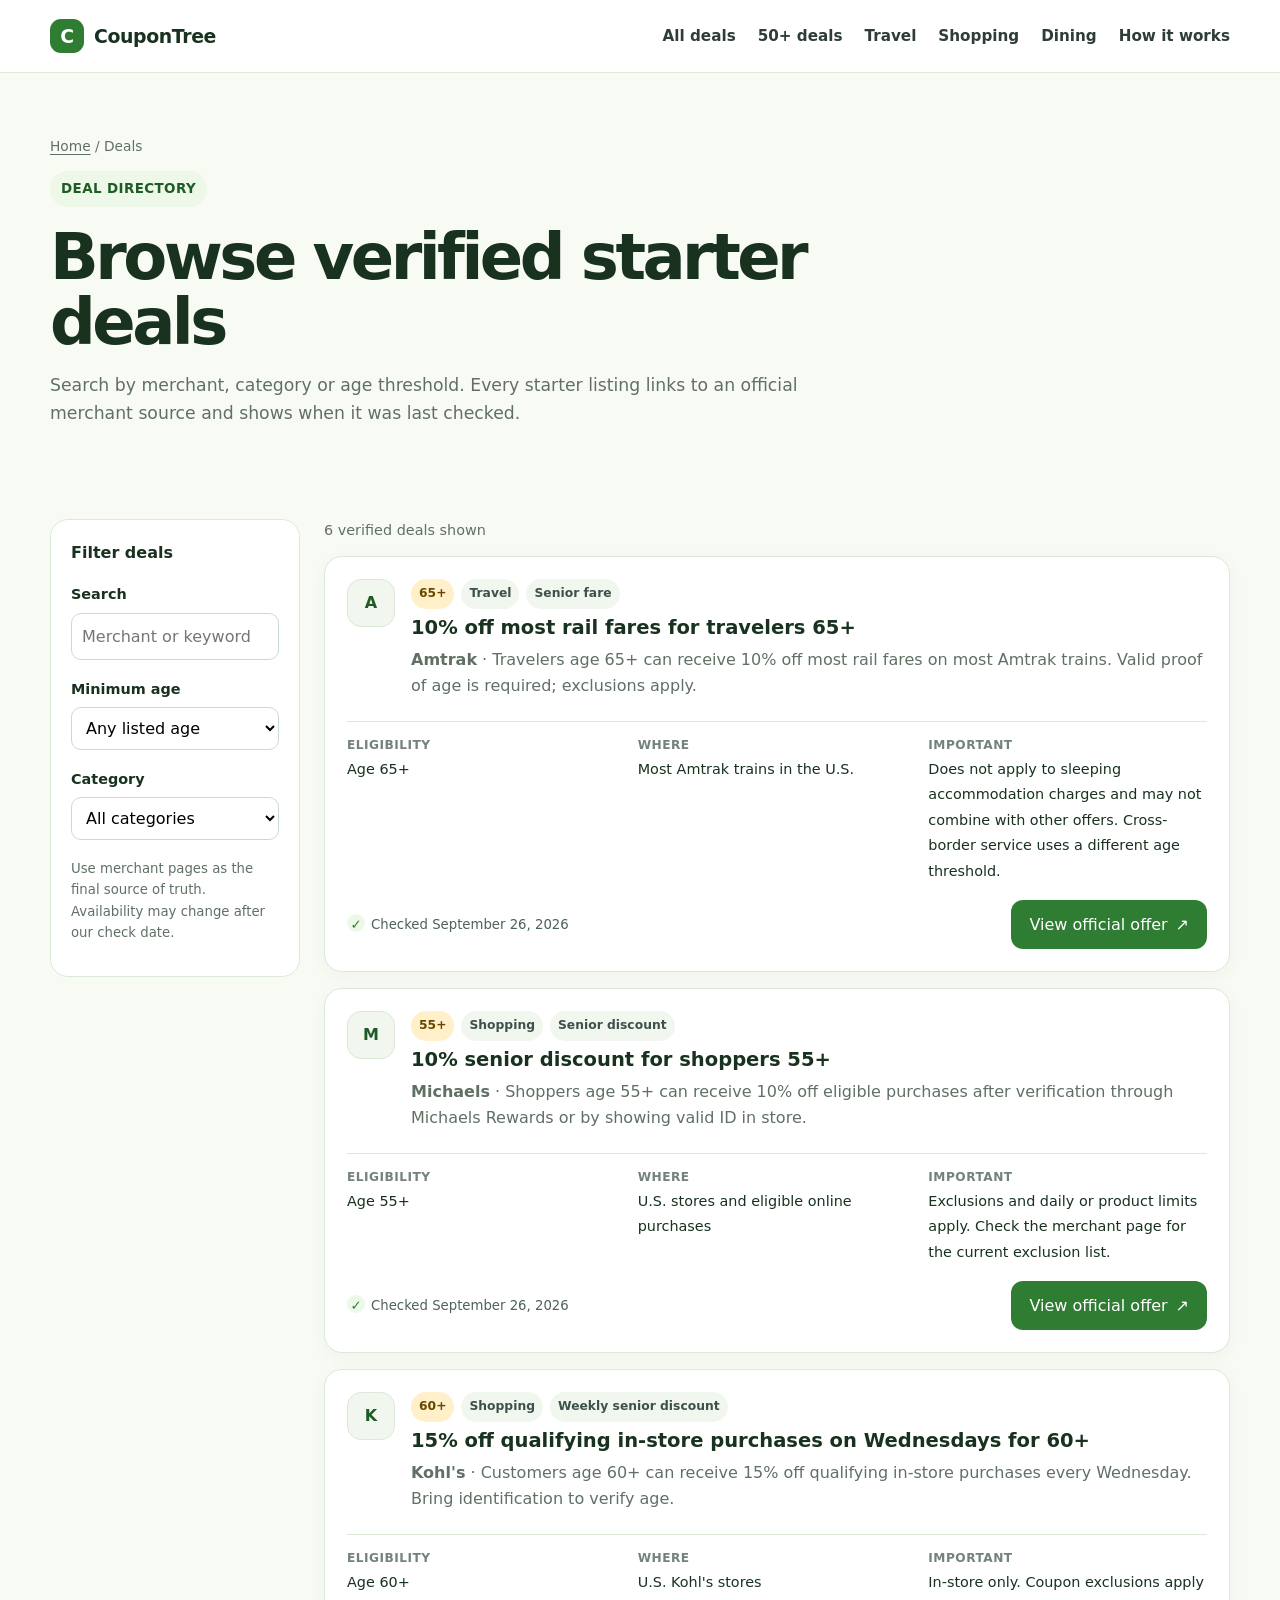
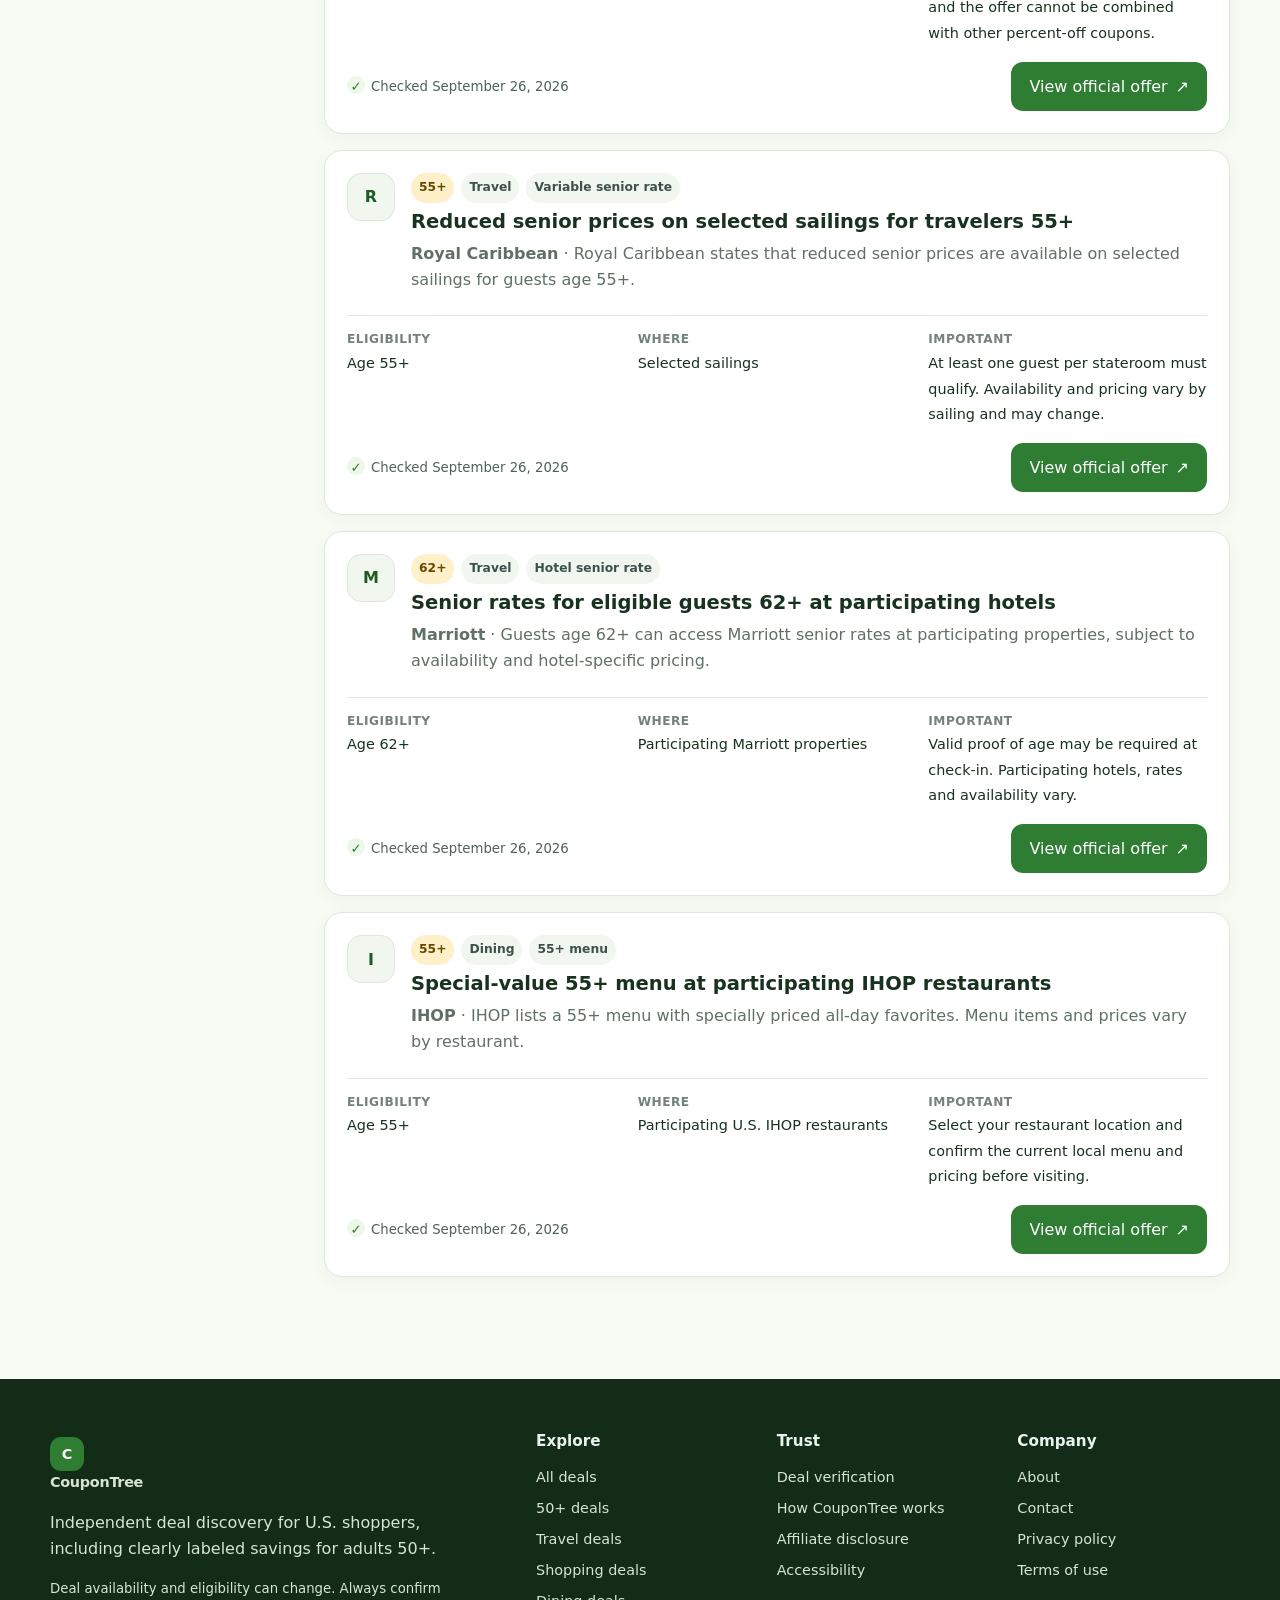
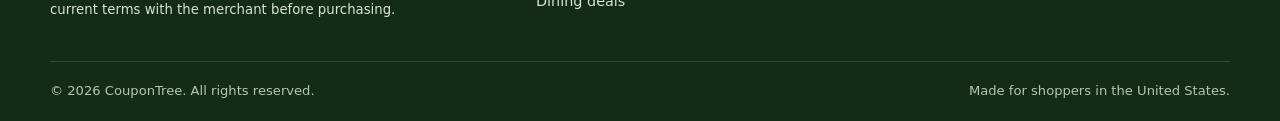
<file: deals/index.html>
<!doctype html>
<html lang="en-US">
<head>
  <script async defer src="https://tools.luckyorange.com/core/lo.js?site-id=898b28a7"></script>
<meta charset="utf-8">
<meta name="viewport" content="width=device-width,initial-scale=1">
<title>All Deals | CouponTree</title>
<meta name="description" content="Browse CouponTree starter coupons and 50+ discounts by merchant, category and age eligibility.">
<link rel="canonical" href="https://coupontree.com/deals/">
<meta property="og:type" content="website">
<meta property="og:site_name" content="CouponTree">
<meta property="og:title" content="All Deals | CouponTree">
<meta property="og:description" content="Browse CouponTree starter coupons and 50+ discounts by merchant, category and age eligibility.">
<meta property="og:url" content="https://coupontree.com/deals/">
<meta name="twitter:card" content="summary">

<link rel="icon" href="/assets/favicon.svg" type="image/svg+xml">
<link rel="manifest" href="/manifest.webmanifest">
<meta name="theme-color" content="#0b735f">
<style>

:root{--bg:#f8fbf4;--surface:#ffffff;--text:#18321f;--muted:#607064;--line:#dce8d8;--brand:#2f7d32;--brand-dark:#1f5b24;--accent:#f4c95d;--soft:#edf8e8;--danger:#a14433;--shadow:0 14px 40px rgba(45,88,41,.10);--radius:18px;--max:1180px}*{box-sizing:border-box}html{scroll-behavior:smooth}body{margin:0;background:var(--bg);color:var(--text);font-family:Inter,ui-sans-serif,system-ui,-apple-system,BlinkMacSystemFont,"Segoe UI",sans-serif;line-height:1.6;-webkit-font-smoothing:antialiased}a{color:var(--brand-dark);text-underline-offset:3px}img{max-width:100%;height:auto}.wrap{width:min(calc(100% - 32px),var(--max));margin-inline:auto}.skip-link{position:absolute;left:-9999px;top:0;background:#fff;padding:10px 14px;z-index:100}.skip-link:focus{left:12px;top:12px}.sr-only{position:absolute;width:1px;height:1px;padding:0;margin:-1px;overflow:hidden;clip:rect(0,0,0,0);white-space:nowrap;border:0}.site-header{position:sticky;top:0;z-index:50;background:rgba(255,255,255,.95);backdrop-filter:blur(8px);border-bottom:1px solid var(--line)}.header-inner{min-height:72px;display:flex;align-items:center;gap:28px}.brand{display:inline-flex;align-items:center;gap:10px;color:var(--text);text-decoration:none;font-weight:850;font-size:1.18rem;letter-spacing:-.02em}.brand-mark{display:grid;place-items:center;width:34px;height:34px;border-radius:11px;background:var(--brand);color:#fff;font-weight:900}.main-nav{display:flex;align-items:center;gap:22px;font-size:.95rem;font-weight:650}.main-nav a{color:#2e3d39;text-decoration:none}.main-nav a:hover,.main-nav a:focus{color:var(--brand)}#site-nav{margin-left:auto}.nav-toggle{display:none;border:1px solid var(--line);background:#fff;border-radius:10px;padding:8px 11px;font-size:1.2rem}.hero{padding:76px 0 56px;background:linear-gradient(180deg,#f0f9e9 0%,#fffdf5 52%,var(--bg) 100%)}.hero-grid{display:grid;grid-template-columns:1.25fr .75fr;gap:44px;align-items:center}.eyebrow{display:inline-flex;gap:8px;align-items:center;padding:7px 11px;border-radius:999px;background:var(--soft);color:var(--brand-dark);font-size:.84rem;font-weight:800;letter-spacing:.03em;text-transform:uppercase}.hero h1,.page-hero h1{font-size:clamp(2.45rem,6vw,4.9rem);line-height:1.02;letter-spacing:-.055em;margin:18px 0 20px;max-width:900px}.hero p{font-size:1.12rem;color:var(--muted);max-width:720px}.hero-card{background:#183b20;color:#fff;padding:28px;border-radius:26px;box-shadow:var(--shadow)}.hero-card h2{font-size:1.6rem;margin:0 0 8px}.hero-card p{color:#d4e4df;font-size:1rem}.age-row{display:flex;flex-wrap:wrap;gap:8px;margin:18px 0}.age-pill{background:rgba(255,255,255,.1);border:1px solid rgba(255,255,255,.18);padding:7px 10px;border-radius:999px;font-size:.86rem;font-weight:750}.search{margin-top:26px;display:flex;gap:10px;max-width:720px}.search input{flex:1;min-width:0;border:1px solid #cbd9d4;border-radius:14px;padding:15px 16px;font:inherit;background:#fff}.btn{display:inline-flex;align-items:center;justify-content:center;gap:8px;min-height:46px;padding:11px 17px;border:1px solid transparent;border-radius:12px;text-decoration:none;font-weight:800;cursor:pointer;font:inherit}.btn-primary{background:var(--brand);color:#fff}.btn-primary:hover{background:var(--brand-dark)}.btn-secondary{background:#fff;color:var(--brand-dark);border-color:var(--line)}.btn-dark{background:#fff;color:#183b20}.section{padding:64px 0}.section-tight{padding:38px 0}.section-head{display:flex;align-items:end;justify-content:space-between;gap:24px;margin-bottom:24px}.section-head h2{font-size:clamp(1.75rem,3vw,2.65rem);letter-spacing:-.035em;margin:0}.section-head p{margin:6px 0 0;color:var(--muted);max-width:700px}.card-grid{display:grid;grid-template-columns:repeat(3,1fr);gap:18px}.category-grid{display:grid;grid-template-columns:repeat(3,1fr);gap:18px}.category-card,.info-card,.deal-card{background:var(--surface);border:1px solid var(--line);border-radius:var(--radius);box-shadow:0 5px 18px rgba(15,60,49,.04)}.category-card{padding:24px;text-decoration:none;color:var(--text);transition:transform .18s ease,border-color .18s ease}.category-card:hover{transform:translateY(-2px);border-color:#bdd6b7}.category-card span{display:block;color:var(--muted);font-size:.94rem;margin-top:6px}.category-icon{display:grid;place-items:center;width:42px;height:42px;border-radius:13px;background:var(--soft);color:var(--brand);font-size:1.2rem;font-weight:900}.deals-layout{display:grid;grid-template-columns:250px 1fr;gap:24px}.filters{position:sticky;top:92px;align-self:start;background:#fff;border:1px solid var(--line);border-radius:var(--radius);padding:20px}.filters h2{font-size:1rem;margin:0 0 12px}.filter-group{margin:18px 0}.filter-group label{display:block;font-size:.9rem;font-weight:700;margin-bottom:6px}.filters select,.filters input{width:100%;border:1px solid #cbd9d4;border-radius:10px;padding:10px;font:inherit;background:#fff}.deal-list{display:grid;gap:16px}.deal-card{padding:22px}.deal-top{display:flex;align-items:flex-start;gap:16px}.merchant-logo{display:grid;place-items:center;flex:0 0 48px;width:48px;height:48px;border-radius:14px;background:#f1f7ee;border:1px solid var(--line);font-weight:900;color:var(--brand-dark)}.deal-main{min-width:0;flex:1}.deal-meta{display:flex;flex-wrap:wrap;gap:7px;margin-bottom:6px}.tag{display:inline-flex;align-items:center;border-radius:999px;background:#f1f7ee;padding:5px 8px;font-size:.77rem;font-weight:780;color:#3c514b}.tag-age{background:#fff0ca;color:#684800}.deal-card h3{margin:4px 0 6px;font-size:1.22rem;line-height:1.3}.deal-card p{margin:7px 0;color:var(--muted)}.deal-details{display:grid;grid-template-columns:repeat(3,1fr);gap:12px;margin:16px 0;border-top:1px solid var(--line);padding-top:14px}.deal-details strong{display:block;font-size:.76rem;text-transform:uppercase;letter-spacing:.04em;color:#73827e}.deal-details span{font-size:.9rem}.deal-actions{display:flex;align-items:center;justify-content:space-between;gap:12px;margin-top:16px}.verified{font-size:.83rem;color:#4d615b}.verified::before{content:"✓";display:inline-grid;place-items:center;width:18px;height:18px;border-radius:50%;background:var(--soft);color:var(--brand);font-weight:900;margin-right:6px}.trust-band{background:#183b20;color:#fff}.trust-grid{display:grid;grid-template-columns:1.1fr repeat(3,.63fr);gap:22px;align-items:start}.trust-grid h2{font-size:2.15rem;letter-spacing:-.035em;margin:0}.trust-grid p{color:#d9ead7}.trust-stat strong{display:block;font-size:1.4rem}.trust-stat span{font-size:.9rem;color:#d9ead7}.page-hero{padding:62px 0 36px}.page-hero h1{font-size:clamp(2.35rem,5vw,4rem);margin-bottom:16px}.page-hero p{font-size:1.08rem;color:var(--muted);max-width:800px}.prose{max-width:820px}.prose h2{margin-top:38px;font-size:1.7rem;letter-spacing:-.02em}.prose h3{margin-top:28px}.prose p,.prose li{color:#344640}.prose ul,.prose ol{padding-left:1.25rem}.callout{border:1px solid #bad8ce;background:var(--soft);padding:18px 20px;border-radius:14px;margin:22px 0}.callout.warning{border-color:#ecd08a;background:#fff8e7}.legal-updated{font-size:.9rem;color:var(--muted);margin-top:-5px}.two-col{display:grid;grid-template-columns:1fr 1fr;gap:22px}.info-card{padding:24px}.info-card h2,.info-card h3{margin-top:0}.steps{counter-reset:step;display:grid;grid-template-columns:repeat(3,1fr);gap:18px}.step{counter-increment:step;background:#fff;border:1px solid var(--line);border-radius:var(--radius);padding:24px}.step::before{content:counter(step);display:grid;place-items:center;width:34px;height:34px;border-radius:50%;background:var(--brand);color:#fff;font-weight:900;margin-bottom:18px}.empty{background:#fff;border:1px dashed #b9d1b3;border-radius:16px;padding:32px;text-align:center;color:var(--muted)}.notice{font-size:.92rem;background:#fff8e7;border:1px solid #ecd08a;border-radius:12px;padding:12px 14px}.site-footer{margin-top:64px;background:#132c18;color:#eaf2ef;padding:50px 0 20px}.footer-grid{display:grid;grid-template-columns:1.4fr repeat(3,.65fr);gap:28px}.footer-grid h2{font-size:.95rem;margin:0 0 12px}.footer-grid a{display:block;color:#d7e5d2;text-decoration:none;margin:8px 0;font-size:.9rem}.footer-grid p{color:#d7e5d2;max-width:420px}.brand-footer{color:#fff}.fine{font-size:.83rem}.footer-bottom{border-top:1px solid rgba(255,255,255,.12);margin-top:28px;padding-top:18px;display:flex;justify-content:space-between;gap:18px;color:#b4c7ae;font-size:.82rem}.breadcrumb{font-size:.86rem;color:var(--muted);margin-bottom:14px}.breadcrumb a{color:var(--muted)}.faq details{background:#fff;border:1px solid var(--line);border-radius:12px;padding:0 18px;margin:10px 0}.faq summary{cursor:pointer;font-weight:780;padding:16px 0}.faq details p{padding:0 0 16px;margin:0;color:var(--muted)}.badge-row{display:flex;flex-wrap:wrap;gap:10px;margin-top:20px}.mini-badge{padding:8px 11px;background:#fff;border:1px solid var(--line);border-radius:999px;font-size:.85rem;font-weight:700}.result-count{font-size:.9rem;color:var(--muted);margin-bottom:14px}.source-note{font-size:.83rem;color:var(--muted)}.ad-note{background:#f1f7ee;border-left:4px solid var(--brand);padding:14px 16px;border-radius:8px}.contact-card{max-width:680px}.contact-line{display:flex;gap:12px;align-items:flex-start;padding:16px 0;border-bottom:1px solid var(--line)}.contact-line:last-child{border-bottom:0}.contact-label{font-weight:800;min-width:120px}.hide{display:none!important}@media(max-width:900px){.main-nav{gap:14px;flex-wrap:wrap}.hero-grid,.trust-grid,.footer-grid{grid-template-columns:1fr 1fr}.card-grid,.category-grid,.steps{grid-template-columns:1fr 1fr}.deals-layout{grid-template-columns:1fr}.filters{position:static}.hero{padding-top:52px}}@media(max-width:720px){.wrap{width:min(calc(100% - 24px),var(--max))}.nav-toggle{display:block;margin-left:auto}#site-nav{display:none;position:absolute;left:12px;right:12px;top:66px;background:#fff;border:1px solid var(--line);border-radius:14px;box-shadow:var(--shadow);padding:10px}.nav-open #site-nav{display:block}.main-nav{display:grid;gap:0}.main-nav a{padding:11px 10px;border-bottom:1px solid #edf2ef}.main-nav a:last-child{border-bottom:0}.hero-grid,.trust-grid,.footer-grid,.card-grid,.category-grid,.steps,.two-col{grid-template-columns:1fr}.hero h1,.page-hero h1{letter-spacing:-.045em}.search{flex-direction:column}.section{padding:48px 0}.section-head{align-items:start;flex-direction:column}.deal-top{align-items:flex-start}.deal-details{grid-template-columns:1fr}.deal-actions{align-items:stretch;flex-direction:column}.deal-actions .btn{width:100%}.footer-bottom{flex-direction:column}.contact-line{flex-direction:column;gap:3px}.contact-label{min-width:0}}@media(prefers-reduced-motion:reduce){html{scroll-behavior:auto}*{transition:none!important}}

</style>
<script type="application/json" id="coupontree-data">
[
  {
    "id": "amtrak-senior-10",
    "merchant": "Amtrak",
    "title": "10% off most rail fares for travelers 65+",
    "age": 65,
    "category": "Travel",
    "type": "Senior fare",
    "availability": "Most Amtrak trains in the U.S.",
    "summary": "Travelers age 65+ can receive 10% off most rail fares on most Amtrak trains. Valid proof of age is required; exclusions apply.",
    "terms": "Does not apply to sleeping accommodation charges and may not combine with other offers. Cross-border service uses a different age threshold.",
    "url": "https://www.amtrak.com/seniors-discount",
    "verified": "September 26, 2026",
    "badge": "65+"
  },
  {
    "id": "michaels-senior-10",
    "merchant": "Michaels",
    "title": "10% senior discount for shoppers 55+",
    "age": 55,
    "category": "Shopping",
    "type": "Senior discount",
    "availability": "U.S. stores and eligible online purchases",
    "summary": "Shoppers age 55+ can receive 10% off eligible purchases after verification through Michaels Rewards or by showing valid ID in store.",
    "terms": "Exclusions and daily or product limits apply. Check the merchant page for the current exclusion list.",
    "url": "https://www.michaels.com/senior-discount",
    "verified": "September 26, 2026",
    "badge": "55+"
  },
  {
    "id": "kohls-senior-wednesday",
    "merchant": "Kohl's",
    "title": "15% off qualifying in-store purchases on Wednesdays for 60+",
    "age": 60,
    "category": "Shopping",
    "type": "Weekly senior discount",
    "availability": "U.S. Kohl's stores",
    "summary": "Customers age 60+ can receive 15% off qualifying in-store purchases every Wednesday. Bring identification to verify age.",
    "terms": "In-store only. Coupon exclusions apply and the offer cannot be combined with other percent-off coupons.",
    "url": "https://www.kohls.com/faq/article/101",
    "verified": "September 26, 2026",
    "badge": "60+"
  },
  {
    "id": "royal-caribbean-senior-rates",
    "merchant": "Royal Caribbean",
    "title": "Reduced senior prices on selected sailings for travelers 55+",
    "age": 55,
    "category": "Travel",
    "type": "Variable senior rate",
    "availability": "Selected sailings",
    "summary": "Royal Caribbean states that reduced senior prices are available on selected sailings for guests age 55+.",
    "terms": "At least one guest per stateroom must qualify. Availability and pricing vary by sailing and may change.",
    "url": "https://www.royalcaribbean.com/faq/questions/qualifications-special-pricing",
    "verified": "September 26, 2026",
    "badge": "55+"
  },
  {
    "id": "marriott-senior-rate",
    "merchant": "Marriott",
    "title": "Senior rates for eligible guests 62+ at participating hotels",
    "age": 62,
    "category": "Travel",
    "type": "Hotel senior rate",
    "availability": "Participating Marriott properties",
    "summary": "Guests age 62+ can access Marriott senior rates at participating properties, subject to availability and hotel-specific pricing.",
    "terms": "Valid proof of age may be required at check-in. Participating hotels, rates and availability vary.",
    "url": "https://help.marriott.com/s/article/senior-discount-rate",
    "verified": "September 26, 2026",
    "badge": "62+"
  },
  {
    "id": "ihop-55-menu",
    "merchant": "IHOP",
    "title": "Special-value 55+ menu at participating IHOP restaurants",
    "age": 55,
    "category": "Dining",
    "type": "55+ menu",
    "availability": "Participating U.S. IHOP restaurants",
    "summary": "IHOP lists a 55+ menu with specially priced all-day favorites. Menu items and prices vary by restaurant.",
    "terms": "Select your restaurant location and confirm the current local menu and pricing before visiting.",
    "url": "https://www.ihop.com/en/menu",
    "verified": "September 26, 2026",
    "badge": "55+"
  }
]
</script>
<script>

document.addEventListener('DOMContentLoaded', () => {
  const toggle = document.querySelector('.nav-toggle');
  if (toggle) toggle.addEventListener('click', () => {
    const open = document.body.classList.toggle('nav-open');
    toggle.setAttribute('aria-expanded', String(open));
  });
  const y = document.getElementById('year'); if (y) y.textContent = new Date().getFullYear();

  const homeInput = document.querySelector('[data-home-search]');
  const homeButton = document.getElementById('home-search-button');
  if (homeInput && homeButton) {
    const syncHome = () => {
      const q = homeInput.value.trim();
      homeButton.href = '/deals/' + (q ? '?q=' + encodeURIComponent(q) : '');
    };
    homeInput.addEventListener('input', syncHome);
    homeInput.addEventListener('keydown', e => { if (e.key === 'Enter') { syncHome(); location.href = homeButton.href; } });
  }
  const queryValue = new URLSearchParams(location.search).get('q');
  if (queryValue) {
    const dealSearchInput = document.querySelector('[data-deal-search]');
    if (dealSearchInput) dealSearchInput.value = queryValue;
  }

  const containers = document.querySelectorAll('[data-deals]');
  if (!containers.length) return;
  const embeddedData = document.getElementById('coupontree-data');
  const dealsPromise = embeddedData
    ? Promise.resolve(JSON.parse(embeddedData.textContent))
    : fetch('/assets/deals.json').then(r => { if (!r.ok) throw new Error('Deal data not found'); return r.json(); });
  dealsPromise.then(deals => {
    containers.forEach(container => {
      const presetCategory = container.dataset.category || '';
      const minAgePreset = Number(container.dataset.minAge || 0);
      const search = document.querySelector('[data-deal-search]');
      const age = document.querySelector('[data-age-filter]');
      const category = document.querySelector('[data-category-filter]');
      const count = document.querySelector('[data-result-count]');
      const render = () => {
        const q = (search?.value || '').trim().toLowerCase();
        const ageValue = Number(age?.value || minAgePreset || 0);
        const catValue = category?.value || presetCategory;
        const filtered = deals.filter(d => {
          const hay = `${d.merchant} ${d.title} ${d.category} ${d.summary}`.toLowerCase();
          const qok = !q || hay.includes(q);
          const aok = !ageValue || d.age >= ageValue;
          const cok = !catValue || d.category === catValue;
          return qok && aok && cok;
        });
        container.innerHTML = filtered.length ? filtered.map(card).join('') : `<div class="empty"><strong>No matching deals.</strong><br>Try a different keyword or filter.</div>`;
        if (count) count.textContent = `${filtered.length} verified deal${filtered.length === 1 ? '' : 's'} shown`;
      };
      [search,age,category].forEach(el => el?.addEventListener(el.tagName === 'INPUT' ? 'input':'change', render));
      render();
    });
  }).catch(() => {
    containers.forEach(c => c.innerHTML = '<div class="empty">Deals could not be loaded. Please refresh the page.</div>');
  });
  function card(d){
    const initial = d.merchant.slice(0,1).toUpperCase();
    return `<article class="deal-card">
      <div class="deal-top"><div class="merchant-logo" aria-hidden="true">${esc(initial)}</div><div class="deal-main">
      <div class="deal-meta"><span class="tag tag-age">${esc(d.badge)}</span><span class="tag">${esc(d.category)}</span><span class="tag">${esc(d.type)}</span></div>
      <h3>${esc(d.title)}</h3><p><strong>${esc(d.merchant)}</strong> · ${esc(d.summary)}</p></div></div>
      <div class="deal-details"><div><strong>Eligibility</strong><span>Age ${d.age}+</span></div><div><strong>Where</strong><span>${esc(d.availability)}</span></div><div><strong>Important</strong><span>${esc(d.terms)}</span></div></div>
      <div class="deal-actions"><span class="verified">Checked ${esc(d.verified)}</span><a class="btn btn-primary" href="${escAttr(d.url)}" target="_blank" rel="noopener">View official offer <span aria-hidden="true">↗</span></a></div>
    </article>`;
  }
  function esc(s){return String(s).replace(/[&<>"']/g,m=>({'&':'&amp;','<':'&lt;','>':'&gt;','"':'&quot;',"'":'&#39;'}[m]))}
  function escAttr(s){return esc(s)}
});

</script>


</head>
<body class="">
<a class="skip-link" href="#main">Skip to content</a>
<header class="site-header">
  <div class="wrap header-inner">
    <a class="brand" href="/" aria-label="CouponTree home"><span class="brand-mark" aria-hidden="true">C</span><span>CouponTree</span></a>
    <button class="nav-toggle" type="button" aria-expanded="false" aria-controls="site-nav"><span class="sr-only">Toggle navigation</span><span aria-hidden="true">☰</span></button>
    <div id="site-nav">
<nav class="main-nav" aria-label="Primary navigation">
  <a href="/deals/">All deals</a>
  <a href="/50-plus-deals/">50+ deals</a>
  <a href="/categories/travel/">Travel</a>
  <a href="/categories/shopping/">Shopping</a>
  <a href="/categories/dining/">Dining</a>
  <a href="/how-it-works/">How it works</a>
</nav></div>
  </div>
</header>
<main id="main"><section class="page-hero"><div class="wrap"><div class="breadcrumb"><a href="/">Home</a> / Deals</div><span class="eyebrow">Deal directory</span><h1>Browse verified starter deals</h1><p>Search by merchant, category or age threshold. Every starter listing links to an official merchant source and shows when it was last checked.</p></div></section>
<section class="section-tight"><div class="wrap deals-layout"><aside class="filters" aria-label="Deal filters"><h2>Filter deals</h2><div class="filter-group"><label for="deal-search">Search</label><input id="deal-search" data-deal-search type="search" placeholder="Merchant or keyword"></div><div class="filter-group"><label for="age-filter">Minimum age</label><select id="age-filter" data-age-filter><option value="0">Any listed age</option><option value="50">50+</option><option value="55">55+</option><option value="60">60+</option><option value="62">62+</option><option value="65">65+</option></select></div><div class="filter-group"><label for="cat-filter">Category</label><select id="cat-filter" data-category-filter><option value="">All categories</option><option>Travel</option><option>Shopping</option><option>Dining</option></select></div><p class="source-note">Use merchant pages as the final source of truth. Availability may change after our check date.</p></aside><div><div class="result-count" data-result-count></div><div class="deal-list" data-deals></div></div></div></section>
</main>

<footer class="site-footer">
  <div class="wrap footer-grid">
    <div>
      <a class="brand brand-footer" href="/" aria-label="CouponTree home"><span class="brand-mark" aria-hidden="true">C</span><span>CouponTree</span></a>
      <p>Independent deal discovery for U.S. shoppers, including clearly labeled savings for adults 50+.</p>
      <p class="fine">Deal availability and eligibility can change. Always confirm current terms with the merchant before purchasing.</p>
    </div>
    <div>
      <h2>Explore</h2>
      <a href="/deals/">All deals</a>
      <a href="/50-plus-deals/">50+ deals</a>
      <a href="/categories/travel/">Travel deals</a>
      <a href="/categories/shopping/">Shopping deals</a>
      <a href="/categories/dining/">Dining deals</a>
    </div>
    <div>
      <h2>Trust</h2>
      <a href="/deal-verification/">Deal verification</a>
      <a href="/how-it-works/">How CouponTree works</a>
      <a href="/affiliate-disclosure/">Affiliate disclosure</a>
      <a href="/accessibility/">Accessibility</a>
    </div>
    <div>
      <h2>Company</h2>
      <a href="/about/">About</a>
      <a href="/contact/">Contact</a>
      <a href="/privacy/">Privacy policy</a>
      <a href="/terms/">Terms of use</a>
    </div>
  </div>
  <div class="wrap footer-bottom"><span>© <span id="year">2026</span> CouponTree. All rights reserved.</span><span>Made for shoppers in the United States.</span></div>
</footer>
</body>
</html>
</file>
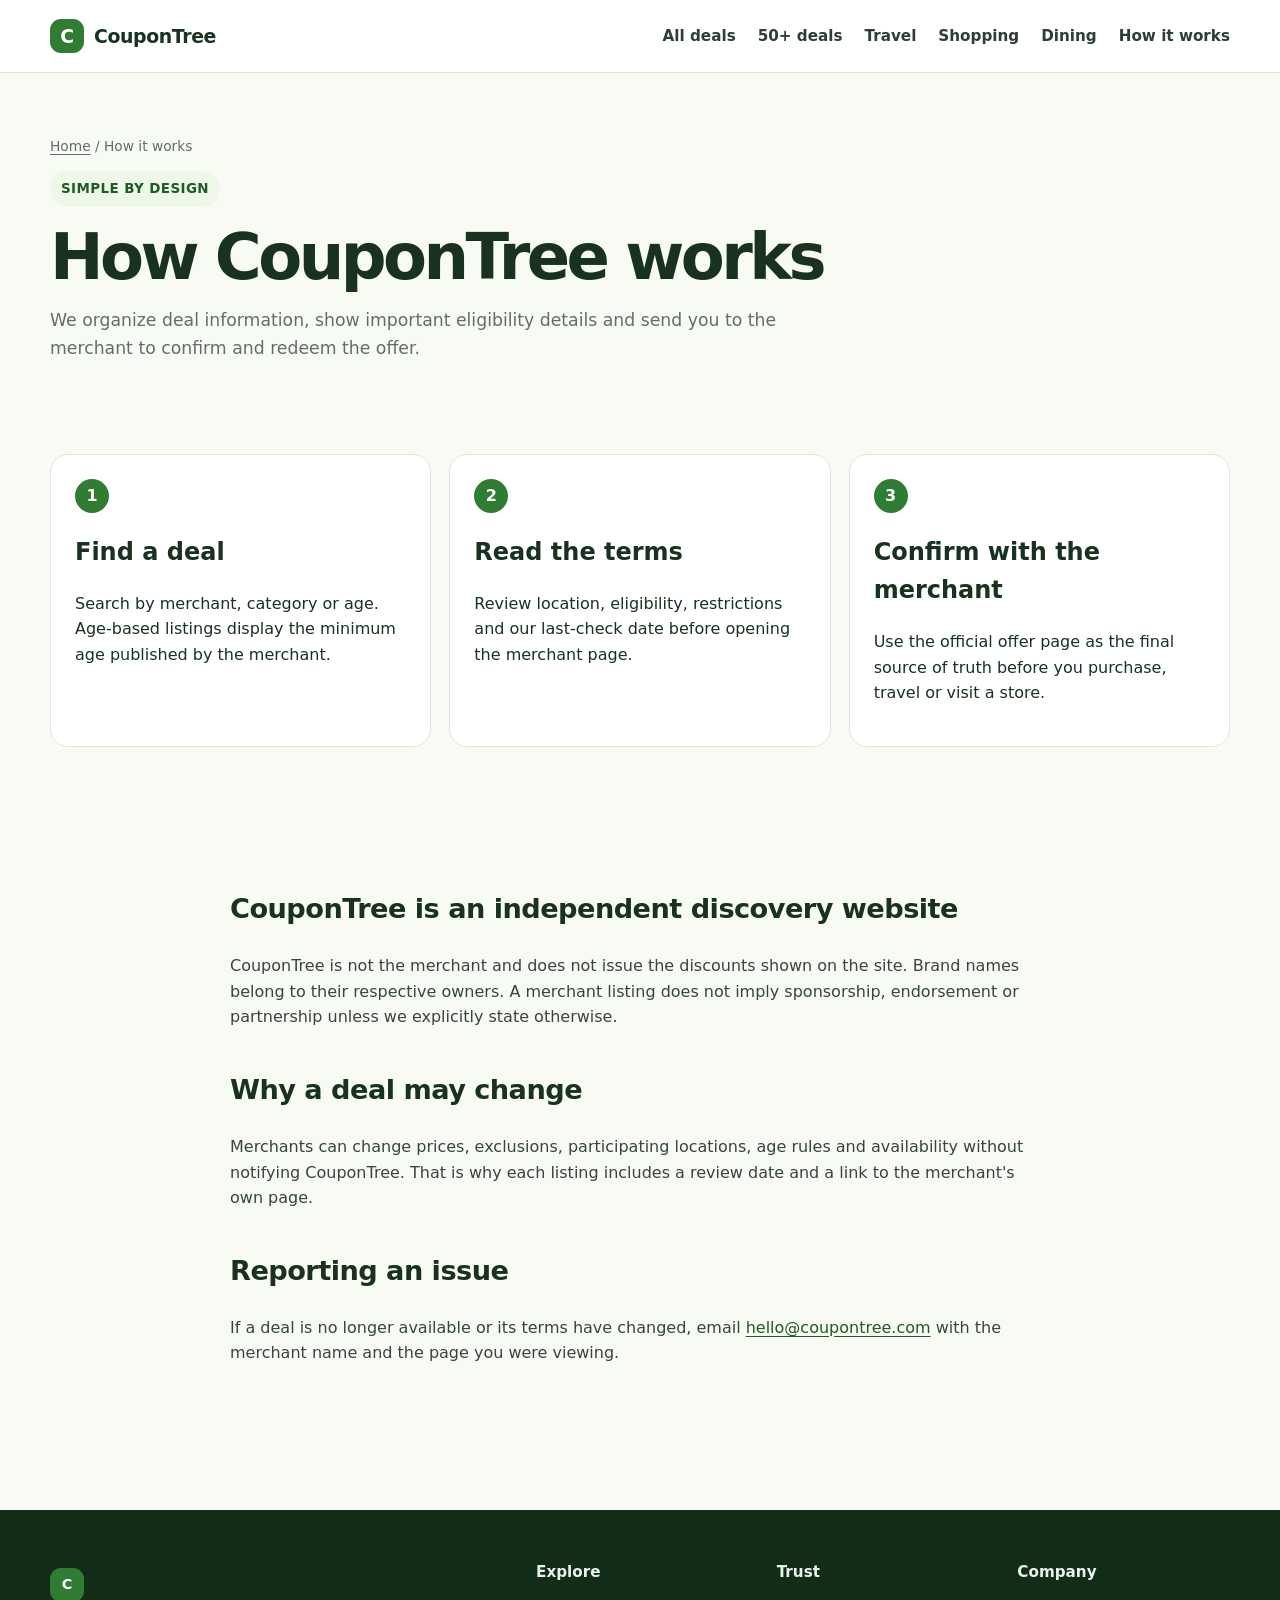
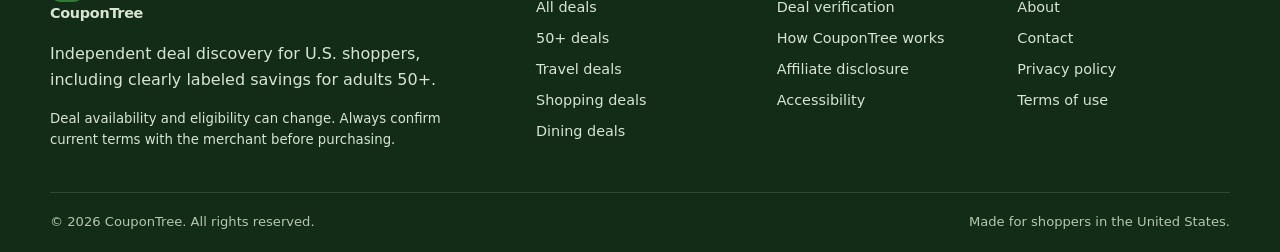
<file: how-it-works/index.html>
<!doctype html>
<html lang="en-US">
<head>
<meta charset="utf-8">
<meta name="viewport" content="width=device-width,initial-scale=1">
<title>How CouponTree Works | CouponTree</title>
<meta name="description" content="Learn how CouponTree finds, labels, verifies and links to coupon and age-based discount offers.">
<link rel="canonical" href="https://coupontree.com/how-it-works/">
<meta property="og:type" content="website">
<meta property="og:site_name" content="CouponTree">
<meta property="og:title" content="How CouponTree Works | CouponTree">
<meta property="og:description" content="Learn how CouponTree finds, labels, verifies and links to coupon and age-based discount offers.">
<meta property="og:url" content="https://coupontree.com/how-it-works/">
<meta name="twitter:card" content="summary">

<link rel="icon" href="/assets/favicon.svg" type="image/svg+xml">
<link rel="manifest" href="/manifest.webmanifest">
<meta name="theme-color" content="#0b735f">
<style>

:root{--bg:#f8fbf4;--surface:#ffffff;--text:#18321f;--muted:#607064;--line:#dce8d8;--brand:#2f7d32;--brand-dark:#1f5b24;--accent:#f4c95d;--soft:#edf8e8;--danger:#a14433;--shadow:0 14px 40px rgba(45,88,41,.10);--radius:18px;--max:1180px}*{box-sizing:border-box}html{scroll-behavior:smooth}body{margin:0;background:var(--bg);color:var(--text);font-family:Inter,ui-sans-serif,system-ui,-apple-system,BlinkMacSystemFont,"Segoe UI",sans-serif;line-height:1.6;-webkit-font-smoothing:antialiased}a{color:var(--brand-dark);text-underline-offset:3px}img{max-width:100%;height:auto}.wrap{width:min(calc(100% - 32px),var(--max));margin-inline:auto}.skip-link{position:absolute;left:-9999px;top:0;background:#fff;padding:10px 14px;z-index:100}.skip-link:focus{left:12px;top:12px}.sr-only{position:absolute;width:1px;height:1px;padding:0;margin:-1px;overflow:hidden;clip:rect(0,0,0,0);white-space:nowrap;border:0}.site-header{position:sticky;top:0;z-index:50;background:rgba(255,255,255,.95);backdrop-filter:blur(8px);border-bottom:1px solid var(--line)}.header-inner{min-height:72px;display:flex;align-items:center;gap:28px}.brand{display:inline-flex;align-items:center;gap:10px;color:var(--text);text-decoration:none;font-weight:850;font-size:1.18rem;letter-spacing:-.02em}.brand-mark{display:grid;place-items:center;width:34px;height:34px;border-radius:11px;background:var(--brand);color:#fff;font-weight:900}.main-nav{display:flex;align-items:center;gap:22px;font-size:.95rem;font-weight:650}.main-nav a{color:#2e3d39;text-decoration:none}.main-nav a:hover,.main-nav a:focus{color:var(--brand)}#site-nav{margin-left:auto}.nav-toggle{display:none;border:1px solid var(--line);background:#fff;border-radius:10px;padding:8px 11px;font-size:1.2rem}.hero{padding:76px 0 56px;background:linear-gradient(180deg,#f0f9e9 0%,#fffdf5 52%,var(--bg) 100%)}.hero-grid{display:grid;grid-template-columns:1.25fr .75fr;gap:44px;align-items:center}.eyebrow{display:inline-flex;gap:8px;align-items:center;padding:7px 11px;border-radius:999px;background:var(--soft);color:var(--brand-dark);font-size:.84rem;font-weight:800;letter-spacing:.03em;text-transform:uppercase}.hero h1,.page-hero h1{font-size:clamp(2.45rem,6vw,4.9rem);line-height:1.02;letter-spacing:-.055em;margin:18px 0 20px;max-width:900px}.hero p{font-size:1.12rem;color:var(--muted);max-width:720px}.hero-card{background:#183b20;color:#fff;padding:28px;border-radius:26px;box-shadow:var(--shadow)}.hero-card h2{font-size:1.6rem;margin:0 0 8px}.hero-card p{color:#d4e4df;font-size:1rem}.age-row{display:flex;flex-wrap:wrap;gap:8px;margin:18px 0}.age-pill{background:rgba(255,255,255,.1);border:1px solid rgba(255,255,255,.18);padding:7px 10px;border-radius:999px;font-size:.86rem;font-weight:750}.search{margin-top:26px;display:flex;gap:10px;max-width:720px}.search input{flex:1;min-width:0;border:1px solid #cbd9d4;border-radius:14px;padding:15px 16px;font:inherit;background:#fff}.btn{display:inline-flex;align-items:center;justify-content:center;gap:8px;min-height:46px;padding:11px 17px;border:1px solid transparent;border-radius:12px;text-decoration:none;font-weight:800;cursor:pointer;font:inherit}.btn-primary{background:var(--brand);color:#fff}.btn-primary:hover{background:var(--brand-dark)}.btn-secondary{background:#fff;color:var(--brand-dark);border-color:var(--line)}.btn-dark{background:#fff;color:#183b20}.section{padding:64px 0}.section-tight{padding:38px 0}.section-head{display:flex;align-items:end;justify-content:space-between;gap:24px;margin-bottom:24px}.section-head h2{font-size:clamp(1.75rem,3vw,2.65rem);letter-spacing:-.035em;margin:0}.section-head p{margin:6px 0 0;color:var(--muted);max-width:700px}.card-grid{display:grid;grid-template-columns:repeat(3,1fr);gap:18px}.category-grid{display:grid;grid-template-columns:repeat(3,1fr);gap:18px}.category-card,.info-card,.deal-card{background:var(--surface);border:1px solid var(--line);border-radius:var(--radius);box-shadow:0 5px 18px rgba(15,60,49,.04)}.category-card{padding:24px;text-decoration:none;color:var(--text);transition:transform .18s ease,border-color .18s ease}.category-card:hover{transform:translateY(-2px);border-color:#bdd6b7}.category-card span{display:block;color:var(--muted);font-size:.94rem;margin-top:6px}.category-icon{display:grid;place-items:center;width:42px;height:42px;border-radius:13px;background:var(--soft);color:var(--brand);font-size:1.2rem;font-weight:900}.deals-layout{display:grid;grid-template-columns:250px 1fr;gap:24px}.filters{position:sticky;top:92px;align-self:start;background:#fff;border:1px solid var(--line);border-radius:var(--radius);padding:20px}.filters h2{font-size:1rem;margin:0 0 12px}.filter-group{margin:18px 0}.filter-group label{display:block;font-size:.9rem;font-weight:700;margin-bottom:6px}.filters select,.filters input{width:100%;border:1px solid #cbd9d4;border-radius:10px;padding:10px;font:inherit;background:#fff}.deal-list{display:grid;gap:16px}.deal-card{padding:22px}.deal-top{display:flex;align-items:flex-start;gap:16px}.merchant-logo{display:grid;place-items:center;flex:0 0 48px;width:48px;height:48px;border-radius:14px;background:#f1f7ee;border:1px solid var(--line);font-weight:900;color:var(--brand-dark)}.deal-main{min-width:0;flex:1}.deal-meta{display:flex;flex-wrap:wrap;gap:7px;margin-bottom:6px}.tag{display:inline-flex;align-items:center;border-radius:999px;background:#f1f7ee;padding:5px 8px;font-size:.77rem;font-weight:780;color:#3c514b}.tag-age{background:#fff0ca;color:#684800}.deal-card h3{margin:4px 0 6px;font-size:1.22rem;line-height:1.3}.deal-card p{margin:7px 0;color:var(--muted)}.deal-details{display:grid;grid-template-columns:repeat(3,1fr);gap:12px;margin:16px 0;border-top:1px solid var(--line);padding-top:14px}.deal-details strong{display:block;font-size:.76rem;text-transform:uppercase;letter-spacing:.04em;color:#73827e}.deal-details span{font-size:.9rem}.deal-actions{display:flex;align-items:center;justify-content:space-between;gap:12px;margin-top:16px}.verified{font-size:.83rem;color:#4d615b}.verified::before{content:"✓";display:inline-grid;place-items:center;width:18px;height:18px;border-radius:50%;background:var(--soft);color:var(--brand);font-weight:900;margin-right:6px}.trust-band{background:#183b20;color:#fff}.trust-grid{display:grid;grid-template-columns:1.1fr repeat(3,.63fr);gap:22px;align-items:start}.trust-grid h2{font-size:2.15rem;letter-spacing:-.035em;margin:0}.trust-grid p{color:#d9ead7}.trust-stat strong{display:block;font-size:1.4rem}.trust-stat span{font-size:.9rem;color:#d9ead7}.page-hero{padding:62px 0 36px}.page-hero h1{font-size:clamp(2.35rem,5vw,4rem);margin-bottom:16px}.page-hero p{font-size:1.08rem;color:var(--muted);max-width:800px}.prose{max-width:820px}.prose h2{margin-top:38px;font-size:1.7rem;letter-spacing:-.02em}.prose h3{margin-top:28px}.prose p,.prose li{color:#344640}.prose ul,.prose ol{padding-left:1.25rem}.callout{border:1px solid #bad8ce;background:var(--soft);padding:18px 20px;border-radius:14px;margin:22px 0}.callout.warning{border-color:#ecd08a;background:#fff8e7}.legal-updated{font-size:.9rem;color:var(--muted);margin-top:-5px}.two-col{display:grid;grid-template-columns:1fr 1fr;gap:22px}.info-card{padding:24px}.info-card h2,.info-card h3{margin-top:0}.steps{counter-reset:step;display:grid;grid-template-columns:repeat(3,1fr);gap:18px}.step{counter-increment:step;background:#fff;border:1px solid var(--line);border-radius:var(--radius);padding:24px}.step::before{content:counter(step);display:grid;place-items:center;width:34px;height:34px;border-radius:50%;background:var(--brand);color:#fff;font-weight:900;margin-bottom:18px}.empty{background:#fff;border:1px dashed #b9d1b3;border-radius:16px;padding:32px;text-align:center;color:var(--muted)}.notice{font-size:.92rem;background:#fff8e7;border:1px solid #ecd08a;border-radius:12px;padding:12px 14px}.site-footer{margin-top:64px;background:#132c18;color:#eaf2ef;padding:50px 0 20px}.footer-grid{display:grid;grid-template-columns:1.4fr repeat(3,.65fr);gap:28px}.footer-grid h2{font-size:.95rem;margin:0 0 12px}.footer-grid a{display:block;color:#d7e5d2;text-decoration:none;margin:8px 0;font-size:.9rem}.footer-grid p{color:#d7e5d2;max-width:420px}.brand-footer{color:#fff}.fine{font-size:.83rem}.footer-bottom{border-top:1px solid rgba(255,255,255,.12);margin-top:28px;padding-top:18px;display:flex;justify-content:space-between;gap:18px;color:#b4c7ae;font-size:.82rem}.breadcrumb{font-size:.86rem;color:var(--muted);margin-bottom:14px}.breadcrumb a{color:var(--muted)}.faq details{background:#fff;border:1px solid var(--line);border-radius:12px;padding:0 18px;margin:10px 0}.faq summary{cursor:pointer;font-weight:780;padding:16px 0}.faq details p{padding:0 0 16px;margin:0;color:var(--muted)}.badge-row{display:flex;flex-wrap:wrap;gap:10px;margin-top:20px}.mini-badge{padding:8px 11px;background:#fff;border:1px solid var(--line);border-radius:999px;font-size:.85rem;font-weight:700}.result-count{font-size:.9rem;color:var(--muted);margin-bottom:14px}.source-note{font-size:.83rem;color:var(--muted)}.ad-note{background:#f1f7ee;border-left:4px solid var(--brand);padding:14px 16px;border-radius:8px}.contact-card{max-width:680px}.contact-line{display:flex;gap:12px;align-items:flex-start;padding:16px 0;border-bottom:1px solid var(--line)}.contact-line:last-child{border-bottom:0}.contact-label{font-weight:800;min-width:120px}.hide{display:none!important}@media(max-width:900px){.main-nav{gap:14px;flex-wrap:wrap}.hero-grid,.trust-grid,.footer-grid{grid-template-columns:1fr 1fr}.card-grid,.category-grid,.steps{grid-template-columns:1fr 1fr}.deals-layout{grid-template-columns:1fr}.filters{position:static}.hero{padding-top:52px}}@media(max-width:720px){.wrap{width:min(calc(100% - 24px),var(--max))}.nav-toggle{display:block;margin-left:auto}#site-nav{display:none;position:absolute;left:12px;right:12px;top:66px;background:#fff;border:1px solid var(--line);border-radius:14px;box-shadow:var(--shadow);padding:10px}.nav-open #site-nav{display:block}.main-nav{display:grid;gap:0}.main-nav a{padding:11px 10px;border-bottom:1px solid #edf2ef}.main-nav a:last-child{border-bottom:0}.hero-grid,.trust-grid,.footer-grid,.card-grid,.category-grid,.steps,.two-col{grid-template-columns:1fr}.hero h1,.page-hero h1{letter-spacing:-.045em}.search{flex-direction:column}.section{padding:48px 0}.section-head{align-items:start;flex-direction:column}.deal-top{align-items:flex-start}.deal-details{grid-template-columns:1fr}.deal-actions{align-items:stretch;flex-direction:column}.deal-actions .btn{width:100%}.footer-bottom{flex-direction:column}.contact-line{flex-direction:column;gap:3px}.contact-label{min-width:0}}@media(prefers-reduced-motion:reduce){html{scroll-behavior:auto}*{transition:none!important}}

</style>
<script type="application/json" id="coupontree-data">
[
  {
    "id": "amtrak-senior-10",
    "merchant": "Amtrak",
    "title": "10% off most rail fares for travelers 65+",
    "age": 65,
    "category": "Travel",
    "type": "Senior fare",
    "availability": "Most Amtrak trains in the U.S.",
    "summary": "Travelers age 65+ can receive 10% off most rail fares on most Amtrak trains. Valid proof of age is required; exclusions apply.",
    "terms": "Does not apply to sleeping accommodation charges and may not combine with other offers. Cross-border service uses a different age threshold.",
    "url": "https://www.amtrak.com/seniors-discount",
    "verified": "September 26, 2026",
    "badge": "65+"
  },
  {
    "id": "michaels-senior-10",
    "merchant": "Michaels",
    "title": "10% senior discount for shoppers 55+",
    "age": 55,
    "category": "Shopping",
    "type": "Senior discount",
    "availability": "U.S. stores and eligible online purchases",
    "summary": "Shoppers age 55+ can receive 10% off eligible purchases after verification through Michaels Rewards or by showing valid ID in store.",
    "terms": "Exclusions and daily or product limits apply. Check the merchant page for the current exclusion list.",
    "url": "https://www.michaels.com/senior-discount",
    "verified": "September 26, 2026",
    "badge": "55+"
  },
  {
    "id": "kohls-senior-wednesday",
    "merchant": "Kohl's",
    "title": "15% off qualifying in-store purchases on Wednesdays for 60+",
    "age": 60,
    "category": "Shopping",
    "type": "Weekly senior discount",
    "availability": "U.S. Kohl's stores",
    "summary": "Customers age 60+ can receive 15% off qualifying in-store purchases every Wednesday. Bring identification to verify age.",
    "terms": "In-store only. Coupon exclusions apply and the offer cannot be combined with other percent-off coupons.",
    "url": "https://www.kohls.com/faq/article/101",
    "verified": "September 26, 2026",
    "badge": "60+"
  },
  {
    "id": "royal-caribbean-senior-rates",
    "merchant": "Royal Caribbean",
    "title": "Reduced senior prices on selected sailings for travelers 55+",
    "age": 55,
    "category": "Travel",
    "type": "Variable senior rate",
    "availability": "Selected sailings",
    "summary": "Royal Caribbean states that reduced senior prices are available on selected sailings for guests age 55+.",
    "terms": "At least one guest per stateroom must qualify. Availability and pricing vary by sailing and may change.",
    "url": "https://www.royalcaribbean.com/faq/questions/qualifications-special-pricing",
    "verified": "September 26, 2026",
    "badge": "55+"
  },
  {
    "id": "marriott-senior-rate",
    "merchant": "Marriott",
    "title": "Senior rates for eligible guests 62+ at participating hotels",
    "age": 62,
    "category": "Travel",
    "type": "Hotel senior rate",
    "availability": "Participating Marriott properties",
    "summary": "Guests age 62+ can access Marriott senior rates at participating properties, subject to availability and hotel-specific pricing.",
    "terms": "Valid proof of age may be required at check-in. Participating hotels, rates and availability vary.",
    "url": "https://help.marriott.com/s/article/senior-discount-rate",
    "verified": "September 26, 2026",
    "badge": "62+"
  },
  {
    "id": "ihop-55-menu",
    "merchant": "IHOP",
    "title": "Special-value 55+ menu at participating IHOP restaurants",
    "age": 55,
    "category": "Dining",
    "type": "55+ menu",
    "availability": "Participating U.S. IHOP restaurants",
    "summary": "IHOP lists a 55+ menu with specially priced all-day favorites. Menu items and prices vary by restaurant.",
    "terms": "Select your restaurant location and confirm the current local menu and pricing before visiting.",
    "url": "https://www.ihop.com/en/menu",
    "verified": "September 26, 2026",
    "badge": "55+"
  }
]
</script>
<script>

document.addEventListener('DOMContentLoaded', () => {
  const toggle = document.querySelector('.nav-toggle');
  if (toggle) toggle.addEventListener('click', () => {
    const open = document.body.classList.toggle('nav-open');
    toggle.setAttribute('aria-expanded', String(open));
  });
  const y = document.getElementById('year'); if (y) y.textContent = new Date().getFullYear();

  const homeInput = document.querySelector('[data-home-search]');
  const homeButton = document.getElementById('home-search-button');
  if (homeInput && homeButton) {
    const syncHome = () => {
      const q = homeInput.value.trim();
      homeButton.href = '/deals/' + (q ? '?q=' + encodeURIComponent(q) : '');
    };
    homeInput.addEventListener('input', syncHome);
    homeInput.addEventListener('keydown', e => { if (e.key === 'Enter') { syncHome(); location.href = homeButton.href; } });
  }
  const queryValue = new URLSearchParams(location.search).get('q');
  if (queryValue) {
    const dealSearchInput = document.querySelector('[data-deal-search]');
    if (dealSearchInput) dealSearchInput.value = queryValue;
  }

  const containers = document.querySelectorAll('[data-deals]');
  if (!containers.length) return;
  const embeddedData = document.getElementById('coupontree-data');
  const dealsPromise = embeddedData
    ? Promise.resolve(JSON.parse(embeddedData.textContent))
    : fetch('/assets/deals.json').then(r => { if (!r.ok) throw new Error('Deal data not found'); return r.json(); });
  dealsPromise.then(deals => {
    containers.forEach(container => {
      const presetCategory = container.dataset.category || '';
      const minAgePreset = Number(container.dataset.minAge || 0);
      const search = document.querySelector('[data-deal-search]');
      const age = document.querySelector('[data-age-filter]');
      const category = document.querySelector('[data-category-filter]');
      const count = document.querySelector('[data-result-count]');
      const render = () => {
        const q = (search?.value || '').trim().toLowerCase();
        const ageValue = Number(age?.value || minAgePreset || 0);
        const catValue = category?.value || presetCategory;
        const filtered = deals.filter(d => {
          const hay = `${d.merchant} ${d.title} ${d.category} ${d.summary}`.toLowerCase();
          const qok = !q || hay.includes(q);
          const aok = !ageValue || d.age >= ageValue;
          const cok = !catValue || d.category === catValue;
          return qok && aok && cok;
        });
        container.innerHTML = filtered.length ? filtered.map(card).join('') : `<div class="empty"><strong>No matching deals.</strong><br>Try a different keyword or filter.</div>`;
        if (count) count.textContent = `${filtered.length} verified deal${filtered.length === 1 ? '' : 's'} shown`;
      };
      [search,age,category].forEach(el => el?.addEventListener(el.tagName === 'INPUT' ? 'input':'change', render));
      render();
    });
  }).catch(() => {
    containers.forEach(c => c.innerHTML = '<div class="empty">Deals could not be loaded. Please refresh the page.</div>');
  });
  function card(d){
    const initial = d.merchant.slice(0,1).toUpperCase();
    return `<article class="deal-card">
      <div class="deal-top"><div class="merchant-logo" aria-hidden="true">${esc(initial)}</div><div class="deal-main">
      <div class="deal-meta"><span class="tag tag-age">${esc(d.badge)}</span><span class="tag">${esc(d.category)}</span><span class="tag">${esc(d.type)}</span></div>
      <h3>${esc(d.title)}</h3><p><strong>${esc(d.merchant)}</strong> · ${esc(d.summary)}</p></div></div>
      <div class="deal-details"><div><strong>Eligibility</strong><span>Age ${d.age}+</span></div><div><strong>Where</strong><span>${esc(d.availability)}</span></div><div><strong>Important</strong><span>${esc(d.terms)}</span></div></div>
      <div class="deal-actions"><span class="verified">Checked ${esc(d.verified)}</span><a class="btn btn-primary" href="${escAttr(d.url)}" target="_blank" rel="noopener">View official offer <span aria-hidden="true">↗</span></a></div>
    </article>`;
  }
  function esc(s){return String(s).replace(/[&<>"']/g,m=>({'&':'&amp;','<':'&lt;','>':'&gt;','"':'&quot;',"'":'&#39;'}[m]))}
  function escAttr(s){return esc(s)}
});

</script>


</head>
<body class="">
<a class="skip-link" href="#main">Skip to content</a>
<header class="site-header">
  <div class="wrap header-inner">
    <a class="brand" href="/" aria-label="CouponTree home"><span class="brand-mark" aria-hidden="true">C</span><span>CouponTree</span></a>
    <button class="nav-toggle" type="button" aria-expanded="false" aria-controls="site-nav"><span class="sr-only">Toggle navigation</span><span aria-hidden="true">☰</span></button>
    <div id="site-nav">
<nav class="main-nav" aria-label="Primary navigation">
  <a href="/deals/">All deals</a>
  <a href="/50-plus-deals/">50+ deals</a>
  <a href="/categories/travel/">Travel</a>
  <a href="/categories/shopping/">Shopping</a>
  <a href="/categories/dining/">Dining</a>
  <a href="/how-it-works/">How it works</a>
</nav></div>
  </div>
</header>
<main id="main"><section class="page-hero"><div class="wrap"><div class="breadcrumb"><a href="/">Home</a> / How it works</div><span class="eyebrow">Simple by design</span><h1>How CouponTree works</h1><p>We organize deal information, show important eligibility details and send you to the merchant to confirm and redeem the offer.</p></div></section><section class="section-tight"><div class="wrap steps"><article class="step"><h2>Find a deal</h2><p>Search by merchant, category or age. Age-based listings display the minimum age published by the merchant.</p></article><article class="step"><h2>Read the terms</h2><p>Review location, eligibility, restrictions and our last-check date before opening the merchant page.</p></article><article class="step"><h2>Confirm with the merchant</h2><p>Use the official offer page as the final source of truth before you purchase, travel or visit a store.</p></article></div></section><section class="section"><div class="wrap prose"><h2>CouponTree is an independent discovery website</h2><p>CouponTree is not the merchant and does not issue the discounts shown on the site. Brand names belong to their respective owners. A merchant listing does not imply sponsorship, endorsement or partnership unless we explicitly state otherwise.</p><h2>Why a deal may change</h2><p>Merchants can change prices, exclusions, participating locations, age rules and availability without notifying CouponTree. That is why each listing includes a review date and a link to the merchant's own page.</p><h2>Reporting an issue</h2><p>If a deal is no longer available or its terms have changed, email <a href="mailto:hello@coupontree.com">hello@coupontree.com</a> with the merchant name and the page you were viewing.</p></div></section></main>

<footer class="site-footer">
  <div class="wrap footer-grid">
    <div>
      <a class="brand brand-footer" href="/" aria-label="CouponTree home"><span class="brand-mark" aria-hidden="true">C</span><span>CouponTree</span></a>
      <p>Independent deal discovery for U.S. shoppers, including clearly labeled savings for adults 50+.</p>
      <p class="fine">Deal availability and eligibility can change. Always confirm current terms with the merchant before purchasing.</p>
    </div>
    <div>
      <h2>Explore</h2>
      <a href="/deals/">All deals</a>
      <a href="/50-plus-deals/">50+ deals</a>
      <a href="/categories/travel/">Travel deals</a>
      <a href="/categories/shopping/">Shopping deals</a>
      <a href="/categories/dining/">Dining deals</a>
    </div>
    <div>
      <h2>Trust</h2>
      <a href="/deal-verification/">Deal verification</a>
      <a href="/how-it-works/">How CouponTree works</a>
      <a href="/affiliate-disclosure/">Affiliate disclosure</a>
      <a href="/accessibility/">Accessibility</a>
    </div>
    <div>
      <h2>Company</h2>
      <a href="/about/">About</a>
      <a href="/contact/">Contact</a>
      <a href="/privacy/">Privacy policy</a>
      <a href="/terms/">Terms of use</a>
    </div>
  </div>
  <div class="wrap footer-bottom"><span>© <span id="year">2026</span> CouponTree. All rights reserved.</span><span>Made for shoppers in the United States.</span></div>
</footer>
</body>
</html>
</file>
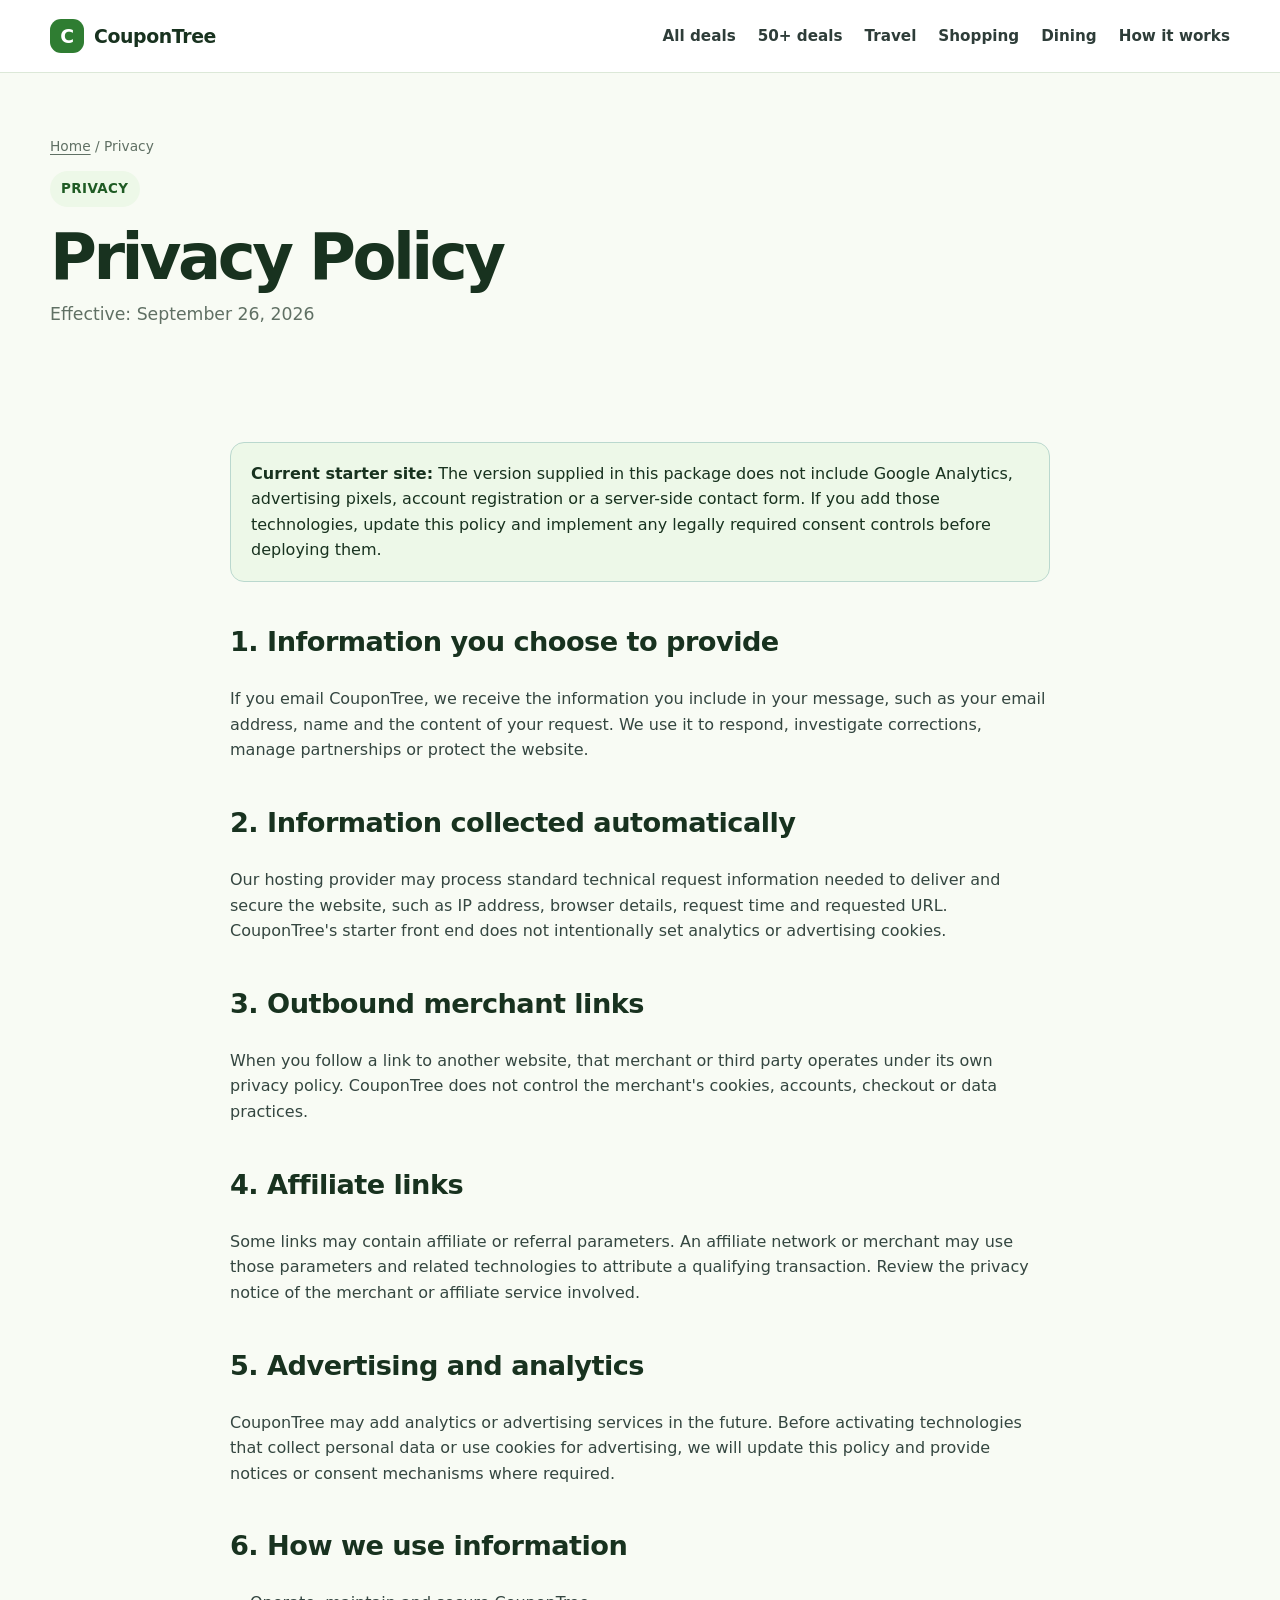
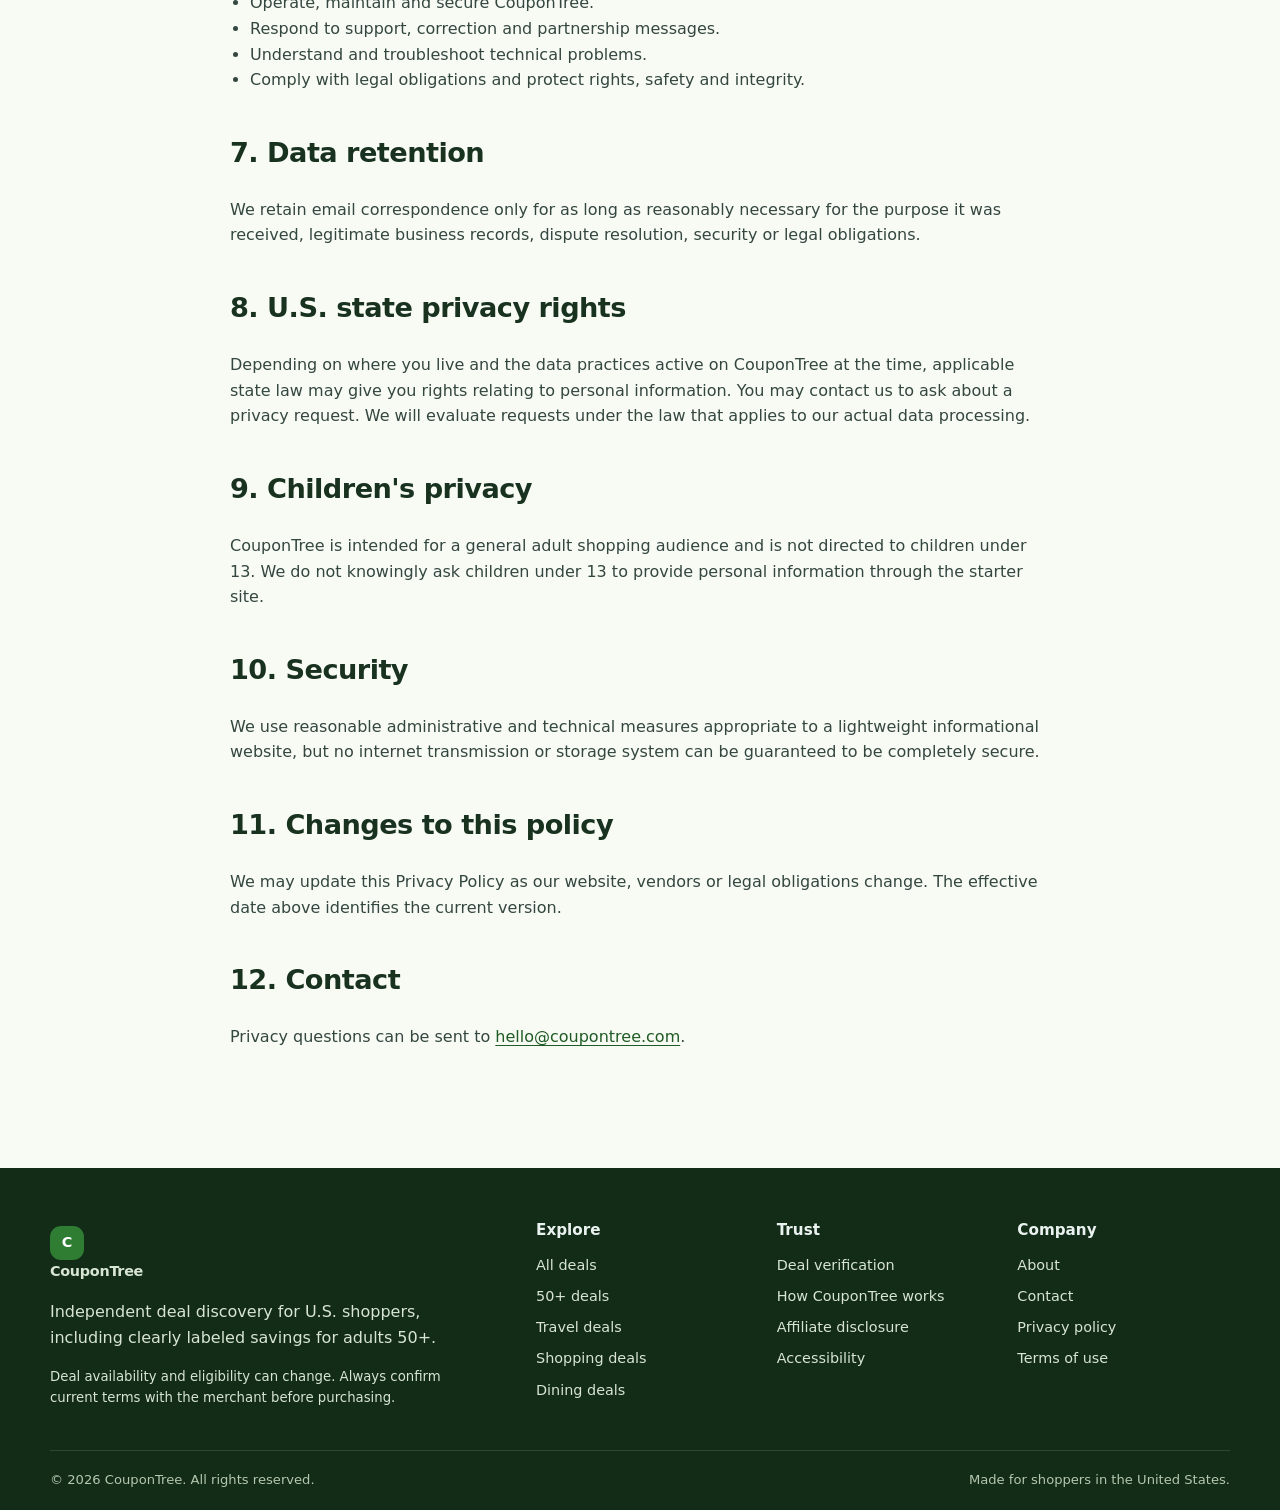
<file: privacy/index.html>
<!doctype html>
<html lang="en-US">
<head>
<meta charset="utf-8">
<meta name="viewport" content="width=device-width,initial-scale=1">
<title>Privacy Policy | CouponTree</title>
<meta name="description" content="Read the CouponTree privacy policy, including how contact messages, hosting data and future affiliate or analytics technologies are handled.">
<link rel="canonical" href="https://coupontree.com/privacy/">
<meta property="og:type" content="website">
<meta property="og:site_name" content="CouponTree">
<meta property="og:title" content="Privacy Policy | CouponTree">
<meta property="og:description" content="Read the CouponTree privacy policy, including how contact messages, hosting data and future affiliate or analytics technologies are handled.">
<meta property="og:url" content="https://coupontree.com/privacy/">
<meta name="twitter:card" content="summary">

<link rel="icon" href="/assets/favicon.svg" type="image/svg+xml">
<link rel="manifest" href="/manifest.webmanifest">
<meta name="theme-color" content="#0b735f">
<style>

:root{--bg:#f8fbf4;--surface:#ffffff;--text:#18321f;--muted:#607064;--line:#dce8d8;--brand:#2f7d32;--brand-dark:#1f5b24;--accent:#f4c95d;--soft:#edf8e8;--danger:#a14433;--shadow:0 14px 40px rgba(45,88,41,.10);--radius:18px;--max:1180px}*{box-sizing:border-box}html{scroll-behavior:smooth}body{margin:0;background:var(--bg);color:var(--text);font-family:Inter,ui-sans-serif,system-ui,-apple-system,BlinkMacSystemFont,"Segoe UI",sans-serif;line-height:1.6;-webkit-font-smoothing:antialiased}a{color:var(--brand-dark);text-underline-offset:3px}img{max-width:100%;height:auto}.wrap{width:min(calc(100% - 32px),var(--max));margin-inline:auto}.skip-link{position:absolute;left:-9999px;top:0;background:#fff;padding:10px 14px;z-index:100}.skip-link:focus{left:12px;top:12px}.sr-only{position:absolute;width:1px;height:1px;padding:0;margin:-1px;overflow:hidden;clip:rect(0,0,0,0);white-space:nowrap;border:0}.site-header{position:sticky;top:0;z-index:50;background:rgba(255,255,255,.95);backdrop-filter:blur(8px);border-bottom:1px solid var(--line)}.header-inner{min-height:72px;display:flex;align-items:center;gap:28px}.brand{display:inline-flex;align-items:center;gap:10px;color:var(--text);text-decoration:none;font-weight:850;font-size:1.18rem;letter-spacing:-.02em}.brand-mark{display:grid;place-items:center;width:34px;height:34px;border-radius:11px;background:var(--brand);color:#fff;font-weight:900}.main-nav{display:flex;align-items:center;gap:22px;font-size:.95rem;font-weight:650}.main-nav a{color:#2e3d39;text-decoration:none}.main-nav a:hover,.main-nav a:focus{color:var(--brand)}#site-nav{margin-left:auto}.nav-toggle{display:none;border:1px solid var(--line);background:#fff;border-radius:10px;padding:8px 11px;font-size:1.2rem}.hero{padding:76px 0 56px;background:linear-gradient(180deg,#f0f9e9 0%,#fffdf5 52%,var(--bg) 100%)}.hero-grid{display:grid;grid-template-columns:1.25fr .75fr;gap:44px;align-items:center}.eyebrow{display:inline-flex;gap:8px;align-items:center;padding:7px 11px;border-radius:999px;background:var(--soft);color:var(--brand-dark);font-size:.84rem;font-weight:800;letter-spacing:.03em;text-transform:uppercase}.hero h1,.page-hero h1{font-size:clamp(2.45rem,6vw,4.9rem);line-height:1.02;letter-spacing:-.055em;margin:18px 0 20px;max-width:900px}.hero p{font-size:1.12rem;color:var(--muted);max-width:720px}.hero-card{background:#183b20;color:#fff;padding:28px;border-radius:26px;box-shadow:var(--shadow)}.hero-card h2{font-size:1.6rem;margin:0 0 8px}.hero-card p{color:#d4e4df;font-size:1rem}.age-row{display:flex;flex-wrap:wrap;gap:8px;margin:18px 0}.age-pill{background:rgba(255,255,255,.1);border:1px solid rgba(255,255,255,.18);padding:7px 10px;border-radius:999px;font-size:.86rem;font-weight:750}.search{margin-top:26px;display:flex;gap:10px;max-width:720px}.search input{flex:1;min-width:0;border:1px solid #cbd9d4;border-radius:14px;padding:15px 16px;font:inherit;background:#fff}.btn{display:inline-flex;align-items:center;justify-content:center;gap:8px;min-height:46px;padding:11px 17px;border:1px solid transparent;border-radius:12px;text-decoration:none;font-weight:800;cursor:pointer;font:inherit}.btn-primary{background:var(--brand);color:#fff}.btn-primary:hover{background:var(--brand-dark)}.btn-secondary{background:#fff;color:var(--brand-dark);border-color:var(--line)}.btn-dark{background:#fff;color:#183b20}.section{padding:64px 0}.section-tight{padding:38px 0}.section-head{display:flex;align-items:end;justify-content:space-between;gap:24px;margin-bottom:24px}.section-head h2{font-size:clamp(1.75rem,3vw,2.65rem);letter-spacing:-.035em;margin:0}.section-head p{margin:6px 0 0;color:var(--muted);max-width:700px}.card-grid{display:grid;grid-template-columns:repeat(3,1fr);gap:18px}.category-grid{display:grid;grid-template-columns:repeat(3,1fr);gap:18px}.category-card,.info-card,.deal-card{background:var(--surface);border:1px solid var(--line);border-radius:var(--radius);box-shadow:0 5px 18px rgba(15,60,49,.04)}.category-card{padding:24px;text-decoration:none;color:var(--text);transition:transform .18s ease,border-color .18s ease}.category-card:hover{transform:translateY(-2px);border-color:#bdd6b7}.category-card span{display:block;color:var(--muted);font-size:.94rem;margin-top:6px}.category-icon{display:grid;place-items:center;width:42px;height:42px;border-radius:13px;background:var(--soft);color:var(--brand);font-size:1.2rem;font-weight:900}.deals-layout{display:grid;grid-template-columns:250px 1fr;gap:24px}.filters{position:sticky;top:92px;align-self:start;background:#fff;border:1px solid var(--line);border-radius:var(--radius);padding:20px}.filters h2{font-size:1rem;margin:0 0 12px}.filter-group{margin:18px 0}.filter-group label{display:block;font-size:.9rem;font-weight:700;margin-bottom:6px}.filters select,.filters input{width:100%;border:1px solid #cbd9d4;border-radius:10px;padding:10px;font:inherit;background:#fff}.deal-list{display:grid;gap:16px}.deal-card{padding:22px}.deal-top{display:flex;align-items:flex-start;gap:16px}.merchant-logo{display:grid;place-items:center;flex:0 0 48px;width:48px;height:48px;border-radius:14px;background:#f1f7ee;border:1px solid var(--line);font-weight:900;color:var(--brand-dark)}.deal-main{min-width:0;flex:1}.deal-meta{display:flex;flex-wrap:wrap;gap:7px;margin-bottom:6px}.tag{display:inline-flex;align-items:center;border-radius:999px;background:#f1f7ee;padding:5px 8px;font-size:.77rem;font-weight:780;color:#3c514b}.tag-age{background:#fff0ca;color:#684800}.deal-card h3{margin:4px 0 6px;font-size:1.22rem;line-height:1.3}.deal-card p{margin:7px 0;color:var(--muted)}.deal-details{display:grid;grid-template-columns:repeat(3,1fr);gap:12px;margin:16px 0;border-top:1px solid var(--line);padding-top:14px}.deal-details strong{display:block;font-size:.76rem;text-transform:uppercase;letter-spacing:.04em;color:#73827e}.deal-details span{font-size:.9rem}.deal-actions{display:flex;align-items:center;justify-content:space-between;gap:12px;margin-top:16px}.verified{font-size:.83rem;color:#4d615b}.verified::before{content:"✓";display:inline-grid;place-items:center;width:18px;height:18px;border-radius:50%;background:var(--soft);color:var(--brand);font-weight:900;margin-right:6px}.trust-band{background:#183b20;color:#fff}.trust-grid{display:grid;grid-template-columns:1.1fr repeat(3,.63fr);gap:22px;align-items:start}.trust-grid h2{font-size:2.15rem;letter-spacing:-.035em;margin:0}.trust-grid p{color:#d9ead7}.trust-stat strong{display:block;font-size:1.4rem}.trust-stat span{font-size:.9rem;color:#d9ead7}.page-hero{padding:62px 0 36px}.page-hero h1{font-size:clamp(2.35rem,5vw,4rem);margin-bottom:16px}.page-hero p{font-size:1.08rem;color:var(--muted);max-width:800px}.prose{max-width:820px}.prose h2{margin-top:38px;font-size:1.7rem;letter-spacing:-.02em}.prose h3{margin-top:28px}.prose p,.prose li{color:#344640}.prose ul,.prose ol{padding-left:1.25rem}.callout{border:1px solid #bad8ce;background:var(--soft);padding:18px 20px;border-radius:14px;margin:22px 0}.callout.warning{border-color:#ecd08a;background:#fff8e7}.legal-updated{font-size:.9rem;color:var(--muted);margin-top:-5px}.two-col{display:grid;grid-template-columns:1fr 1fr;gap:22px}.info-card{padding:24px}.info-card h2,.info-card h3{margin-top:0}.steps{counter-reset:step;display:grid;grid-template-columns:repeat(3,1fr);gap:18px}.step{counter-increment:step;background:#fff;border:1px solid var(--line);border-radius:var(--radius);padding:24px}.step::before{content:counter(step);display:grid;place-items:center;width:34px;height:34px;border-radius:50%;background:var(--brand);color:#fff;font-weight:900;margin-bottom:18px}.empty{background:#fff;border:1px dashed #b9d1b3;border-radius:16px;padding:32px;text-align:center;color:var(--muted)}.notice{font-size:.92rem;background:#fff8e7;border:1px solid #ecd08a;border-radius:12px;padding:12px 14px}.site-footer{margin-top:64px;background:#132c18;color:#eaf2ef;padding:50px 0 20px}.footer-grid{display:grid;grid-template-columns:1.4fr repeat(3,.65fr);gap:28px}.footer-grid h2{font-size:.95rem;margin:0 0 12px}.footer-grid a{display:block;color:#d7e5d2;text-decoration:none;margin:8px 0;font-size:.9rem}.footer-grid p{color:#d7e5d2;max-width:420px}.brand-footer{color:#fff}.fine{font-size:.83rem}.footer-bottom{border-top:1px solid rgba(255,255,255,.12);margin-top:28px;padding-top:18px;display:flex;justify-content:space-between;gap:18px;color:#b4c7ae;font-size:.82rem}.breadcrumb{font-size:.86rem;color:var(--muted);margin-bottom:14px}.breadcrumb a{color:var(--muted)}.faq details{background:#fff;border:1px solid var(--line);border-radius:12px;padding:0 18px;margin:10px 0}.faq summary{cursor:pointer;font-weight:780;padding:16px 0}.faq details p{padding:0 0 16px;margin:0;color:var(--muted)}.badge-row{display:flex;flex-wrap:wrap;gap:10px;margin-top:20px}.mini-badge{padding:8px 11px;background:#fff;border:1px solid var(--line);border-radius:999px;font-size:.85rem;font-weight:700}.result-count{font-size:.9rem;color:var(--muted);margin-bottom:14px}.source-note{font-size:.83rem;color:var(--muted)}.ad-note{background:#f1f7ee;border-left:4px solid var(--brand);padding:14px 16px;border-radius:8px}.contact-card{max-width:680px}.contact-line{display:flex;gap:12px;align-items:flex-start;padding:16px 0;border-bottom:1px solid var(--line)}.contact-line:last-child{border-bottom:0}.contact-label{font-weight:800;min-width:120px}.hide{display:none!important}@media(max-width:900px){.main-nav{gap:14px;flex-wrap:wrap}.hero-grid,.trust-grid,.footer-grid{grid-template-columns:1fr 1fr}.card-grid,.category-grid,.steps{grid-template-columns:1fr 1fr}.deals-layout{grid-template-columns:1fr}.filters{position:static}.hero{padding-top:52px}}@media(max-width:720px){.wrap{width:min(calc(100% - 24px),var(--max))}.nav-toggle{display:block;margin-left:auto}#site-nav{display:none;position:absolute;left:12px;right:12px;top:66px;background:#fff;border:1px solid var(--line);border-radius:14px;box-shadow:var(--shadow);padding:10px}.nav-open #site-nav{display:block}.main-nav{display:grid;gap:0}.main-nav a{padding:11px 10px;border-bottom:1px solid #edf2ef}.main-nav a:last-child{border-bottom:0}.hero-grid,.trust-grid,.footer-grid,.card-grid,.category-grid,.steps,.two-col{grid-template-columns:1fr}.hero h1,.page-hero h1{letter-spacing:-.045em}.search{flex-direction:column}.section{padding:48px 0}.section-head{align-items:start;flex-direction:column}.deal-top{align-items:flex-start}.deal-details{grid-template-columns:1fr}.deal-actions{align-items:stretch;flex-direction:column}.deal-actions .btn{width:100%}.footer-bottom{flex-direction:column}.contact-line{flex-direction:column;gap:3px}.contact-label{min-width:0}}@media(prefers-reduced-motion:reduce){html{scroll-behavior:auto}*{transition:none!important}}

</style>
<script type="application/json" id="coupontree-data">
[
  {
    "id": "amtrak-senior-10",
    "merchant": "Amtrak",
    "title": "10% off most rail fares for travelers 65+",
    "age": 65,
    "category": "Travel",
    "type": "Senior fare",
    "availability": "Most Amtrak trains in the U.S.",
    "summary": "Travelers age 65+ can receive 10% off most rail fares on most Amtrak trains. Valid proof of age is required; exclusions apply.",
    "terms": "Does not apply to sleeping accommodation charges and may not combine with other offers. Cross-border service uses a different age threshold.",
    "url": "https://www.amtrak.com/seniors-discount",
    "verified": "September 26, 2026",
    "badge": "65+"
  },
  {
    "id": "michaels-senior-10",
    "merchant": "Michaels",
    "title": "10% senior discount for shoppers 55+",
    "age": 55,
    "category": "Shopping",
    "type": "Senior discount",
    "availability": "U.S. stores and eligible online purchases",
    "summary": "Shoppers age 55+ can receive 10% off eligible purchases after verification through Michaels Rewards or by showing valid ID in store.",
    "terms": "Exclusions and daily or product limits apply. Check the merchant page for the current exclusion list.",
    "url": "https://www.michaels.com/senior-discount",
    "verified": "September 26, 2026",
    "badge": "55+"
  },
  {
    "id": "kohls-senior-wednesday",
    "merchant": "Kohl's",
    "title": "15% off qualifying in-store purchases on Wednesdays for 60+",
    "age": 60,
    "category": "Shopping",
    "type": "Weekly senior discount",
    "availability": "U.S. Kohl's stores",
    "summary": "Customers age 60+ can receive 15% off qualifying in-store purchases every Wednesday. Bring identification to verify age.",
    "terms": "In-store only. Coupon exclusions apply and the offer cannot be combined with other percent-off coupons.",
    "url": "https://www.kohls.com/faq/article/101",
    "verified": "September 26, 2026",
    "badge": "60+"
  },
  {
    "id": "royal-caribbean-senior-rates",
    "merchant": "Royal Caribbean",
    "title": "Reduced senior prices on selected sailings for travelers 55+",
    "age": 55,
    "category": "Travel",
    "type": "Variable senior rate",
    "availability": "Selected sailings",
    "summary": "Royal Caribbean states that reduced senior prices are available on selected sailings for guests age 55+.",
    "terms": "At least one guest per stateroom must qualify. Availability and pricing vary by sailing and may change.",
    "url": "https://www.royalcaribbean.com/faq/questions/qualifications-special-pricing",
    "verified": "September 26, 2026",
    "badge": "55+"
  },
  {
    "id": "marriott-senior-rate",
    "merchant": "Marriott",
    "title": "Senior rates for eligible guests 62+ at participating hotels",
    "age": 62,
    "category": "Travel",
    "type": "Hotel senior rate",
    "availability": "Participating Marriott properties",
    "summary": "Guests age 62+ can access Marriott senior rates at participating properties, subject to availability and hotel-specific pricing.",
    "terms": "Valid proof of age may be required at check-in. Participating hotels, rates and availability vary.",
    "url": "https://help.marriott.com/s/article/senior-discount-rate",
    "verified": "September 26, 2026",
    "badge": "62+"
  },
  {
    "id": "ihop-55-menu",
    "merchant": "IHOP",
    "title": "Special-value 55+ menu at participating IHOP restaurants",
    "age": 55,
    "category": "Dining",
    "type": "55+ menu",
    "availability": "Participating U.S. IHOP restaurants",
    "summary": "IHOP lists a 55+ menu with specially priced all-day favorites. Menu items and prices vary by restaurant.",
    "terms": "Select your restaurant location and confirm the current local menu and pricing before visiting.",
    "url": "https://www.ihop.com/en/menu",
    "verified": "September 26, 2026",
    "badge": "55+"
  }
]
</script>
<script>

document.addEventListener('DOMContentLoaded', () => {
  const toggle = document.querySelector('.nav-toggle');
  if (toggle) toggle.addEventListener('click', () => {
    const open = document.body.classList.toggle('nav-open');
    toggle.setAttribute('aria-expanded', String(open));
  });
  const y = document.getElementById('year'); if (y) y.textContent = new Date().getFullYear();

  const homeInput = document.querySelector('[data-home-search]');
  const homeButton = document.getElementById('home-search-button');
  if (homeInput && homeButton) {
    const syncHome = () => {
      const q = homeInput.value.trim();
      homeButton.href = '/deals/' + (q ? '?q=' + encodeURIComponent(q) : '');
    };
    homeInput.addEventListener('input', syncHome);
    homeInput.addEventListener('keydown', e => { if (e.key === 'Enter') { syncHome(); location.href = homeButton.href; } });
  }
  const queryValue = new URLSearchParams(location.search).get('q');
  if (queryValue) {
    const dealSearchInput = document.querySelector('[data-deal-search]');
    if (dealSearchInput) dealSearchInput.value = queryValue;
  }

  const containers = document.querySelectorAll('[data-deals]');
  if (!containers.length) return;
  const embeddedData = document.getElementById('coupontree-data');
  const dealsPromise = embeddedData
    ? Promise.resolve(JSON.parse(embeddedData.textContent))
    : fetch('/assets/deals.json').then(r => { if (!r.ok) throw new Error('Deal data not found'); return r.json(); });
  dealsPromise.then(deals => {
    containers.forEach(container => {
      const presetCategory = container.dataset.category || '';
      const minAgePreset = Number(container.dataset.minAge || 0);
      const search = document.querySelector('[data-deal-search]');
      const age = document.querySelector('[data-age-filter]');
      const category = document.querySelector('[data-category-filter]');
      const count = document.querySelector('[data-result-count]');
      const render = () => {
        const q = (search?.value || '').trim().toLowerCase();
        const ageValue = Number(age?.value || minAgePreset || 0);
        const catValue = category?.value || presetCategory;
        const filtered = deals.filter(d => {
          const hay = `${d.merchant} ${d.title} ${d.category} ${d.summary}`.toLowerCase();
          const qok = !q || hay.includes(q);
          const aok = !ageValue || d.age >= ageValue;
          const cok = !catValue || d.category === catValue;
          return qok && aok && cok;
        });
        container.innerHTML = filtered.length ? filtered.map(card).join('') : `<div class="empty"><strong>No matching deals.</strong><br>Try a different keyword or filter.</div>`;
        if (count) count.textContent = `${filtered.length} verified deal${filtered.length === 1 ? '' : 's'} shown`;
      };
      [search,age,category].forEach(el => el?.addEventListener(el.tagName === 'INPUT' ? 'input':'change', render));
      render();
    });
  }).catch(() => {
    containers.forEach(c => c.innerHTML = '<div class="empty">Deals could not be loaded. Please refresh the page.</div>');
  });
  function card(d){
    const initial = d.merchant.slice(0,1).toUpperCase();
    return `<article class="deal-card">
      <div class="deal-top"><div class="merchant-logo" aria-hidden="true">${esc(initial)}</div><div class="deal-main">
      <div class="deal-meta"><span class="tag tag-age">${esc(d.badge)}</span><span class="tag">${esc(d.category)}</span><span class="tag">${esc(d.type)}</span></div>
      <h3>${esc(d.title)}</h3><p><strong>${esc(d.merchant)}</strong> · ${esc(d.summary)}</p></div></div>
      <div class="deal-details"><div><strong>Eligibility</strong><span>Age ${d.age}+</span></div><div><strong>Where</strong><span>${esc(d.availability)}</span></div><div><strong>Important</strong><span>${esc(d.terms)}</span></div></div>
      <div class="deal-actions"><span class="verified">Checked ${esc(d.verified)}</span><a class="btn btn-primary" href="${escAttr(d.url)}" target="_blank" rel="noopener">View official offer <span aria-hidden="true">↗</span></a></div>
    </article>`;
  }
  function esc(s){return String(s).replace(/[&<>"']/g,m=>({'&':'&amp;','<':'&lt;','>':'&gt;','"':'&quot;',"'":'&#39;'}[m]))}
  function escAttr(s){return esc(s)}
});

</script>


</head>
<body class="">
<a class="skip-link" href="#main">Skip to content</a>
<header class="site-header">
  <div class="wrap header-inner">
    <a class="brand" href="/" aria-label="CouponTree home"><span class="brand-mark" aria-hidden="true">C</span><span>CouponTree</span></a>
    <button class="nav-toggle" type="button" aria-expanded="false" aria-controls="site-nav"><span class="sr-only">Toggle navigation</span><span aria-hidden="true">☰</span></button>
    <div id="site-nav">
<nav class="main-nav" aria-label="Primary navigation">
  <a href="/deals/">All deals</a>
  <a href="/50-plus-deals/">50+ deals</a>
  <a href="/categories/travel/">Travel</a>
  <a href="/categories/shopping/">Shopping</a>
  <a href="/categories/dining/">Dining</a>
  <a href="/how-it-works/">How it works</a>
</nav></div>
  </div>
</header>
<main id="main"><section class="page-hero"><div class="wrap"><div class="breadcrumb"><a href="/">Home</a> / Privacy</div><span class="eyebrow">Privacy</span><h1>Privacy Policy</h1><p class="legal-updated">Effective: September 26, 2026</p></div></section><section class="section-tight"><div class="wrap prose"><div class="callout"><strong>Current starter site:</strong> The version supplied in this package does not include Google Analytics, advertising pixels, account registration or a server-side contact form. If you add those technologies, update this policy and implement any legally required consent controls before deploying them.</div><h2>1. Information you choose to provide</h2><p>If you email CouponTree, we receive the information you include in your message, such as your email address, name and the content of your request. We use it to respond, investigate corrections, manage partnerships or protect the website.</p><h2>2. Information collected automatically</h2><p>Our hosting provider may process standard technical request information needed to deliver and secure the website, such as IP address, browser details, request time and requested URL. CouponTree's starter front end does not intentionally set analytics or advertising cookies.</p><h2>3. Outbound merchant links</h2><p>When you follow a link to another website, that merchant or third party operates under its own privacy policy. CouponTree does not control the merchant's cookies, accounts, checkout or data practices.</p><h2>4. Affiliate links</h2><p>Some links may contain affiliate or referral parameters. An affiliate network or merchant may use those parameters and related technologies to attribute a qualifying transaction. Review the privacy notice of the merchant or affiliate service involved.</p><h2>5. Advertising and analytics</h2><p>CouponTree may add analytics or advertising services in the future. Before activating technologies that collect personal data or use cookies for advertising, we will update this policy and provide notices or consent mechanisms where required.</p><h2>6. How we use information</h2><ul><li>Operate, maintain and secure CouponTree.</li><li>Respond to support, correction and partnership messages.</li><li>Understand and troubleshoot technical problems.</li><li>Comply with legal obligations and protect rights, safety and integrity.</li></ul><h2>7. Data retention</h2><p>We retain email correspondence only for as long as reasonably necessary for the purpose it was received, legitimate business records, dispute resolution, security or legal obligations.</p><h2>8. U.S. state privacy rights</h2><p>Depending on where you live and the data practices active on CouponTree at the time, applicable state law may give you rights relating to personal information. You may contact us to ask about a privacy request. We will evaluate requests under the law that applies to our actual data processing.</p><h2>9. Children's privacy</h2><p>CouponTree is intended for a general adult shopping audience and is not directed to children under 13. We do not knowingly ask children under 13 to provide personal information through the starter site.</p><h2>10. Security</h2><p>We use reasonable administrative and technical measures appropriate to a lightweight informational website, but no internet transmission or storage system can be guaranteed to be completely secure.</p><h2>11. Changes to this policy</h2><p>We may update this Privacy Policy as our website, vendors or legal obligations change. The effective date above identifies the current version.</p><h2>12. Contact</h2><p>Privacy questions can be sent to <a href="mailto:hello@coupontree.com">hello@coupontree.com</a>.</p></div></section></main>

<footer class="site-footer">
  <div class="wrap footer-grid">
    <div>
      <a class="brand brand-footer" href="/" aria-label="CouponTree home"><span class="brand-mark" aria-hidden="true">C</span><span>CouponTree</span></a>
      <p>Independent deal discovery for U.S. shoppers, including clearly labeled savings for adults 50+.</p>
      <p class="fine">Deal availability and eligibility can change. Always confirm current terms with the merchant before purchasing.</p>
    </div>
    <div>
      <h2>Explore</h2>
      <a href="/deals/">All deals</a>
      <a href="/50-plus-deals/">50+ deals</a>
      <a href="/categories/travel/">Travel deals</a>
      <a href="/categories/shopping/">Shopping deals</a>
      <a href="/categories/dining/">Dining deals</a>
    </div>
    <div>
      <h2>Trust</h2>
      <a href="/deal-verification/">Deal verification</a>
      <a href="/how-it-works/">How CouponTree works</a>
      <a href="/affiliate-disclosure/">Affiliate disclosure</a>
      <a href="/accessibility/">Accessibility</a>
    </div>
    <div>
      <h2>Company</h2>
      <a href="/about/">About</a>
      <a href="/contact/">Contact</a>
      <a href="/privacy/">Privacy policy</a>
      <a href="/terms/">Terms of use</a>
    </div>
  </div>
  <div class="wrap footer-bottom"><span>© <span id="year">2026</span> CouponTree. All rights reserved.</span><span>Made for shoppers in the United States.</span></div>
</footer>
</body>
</html>
</file>
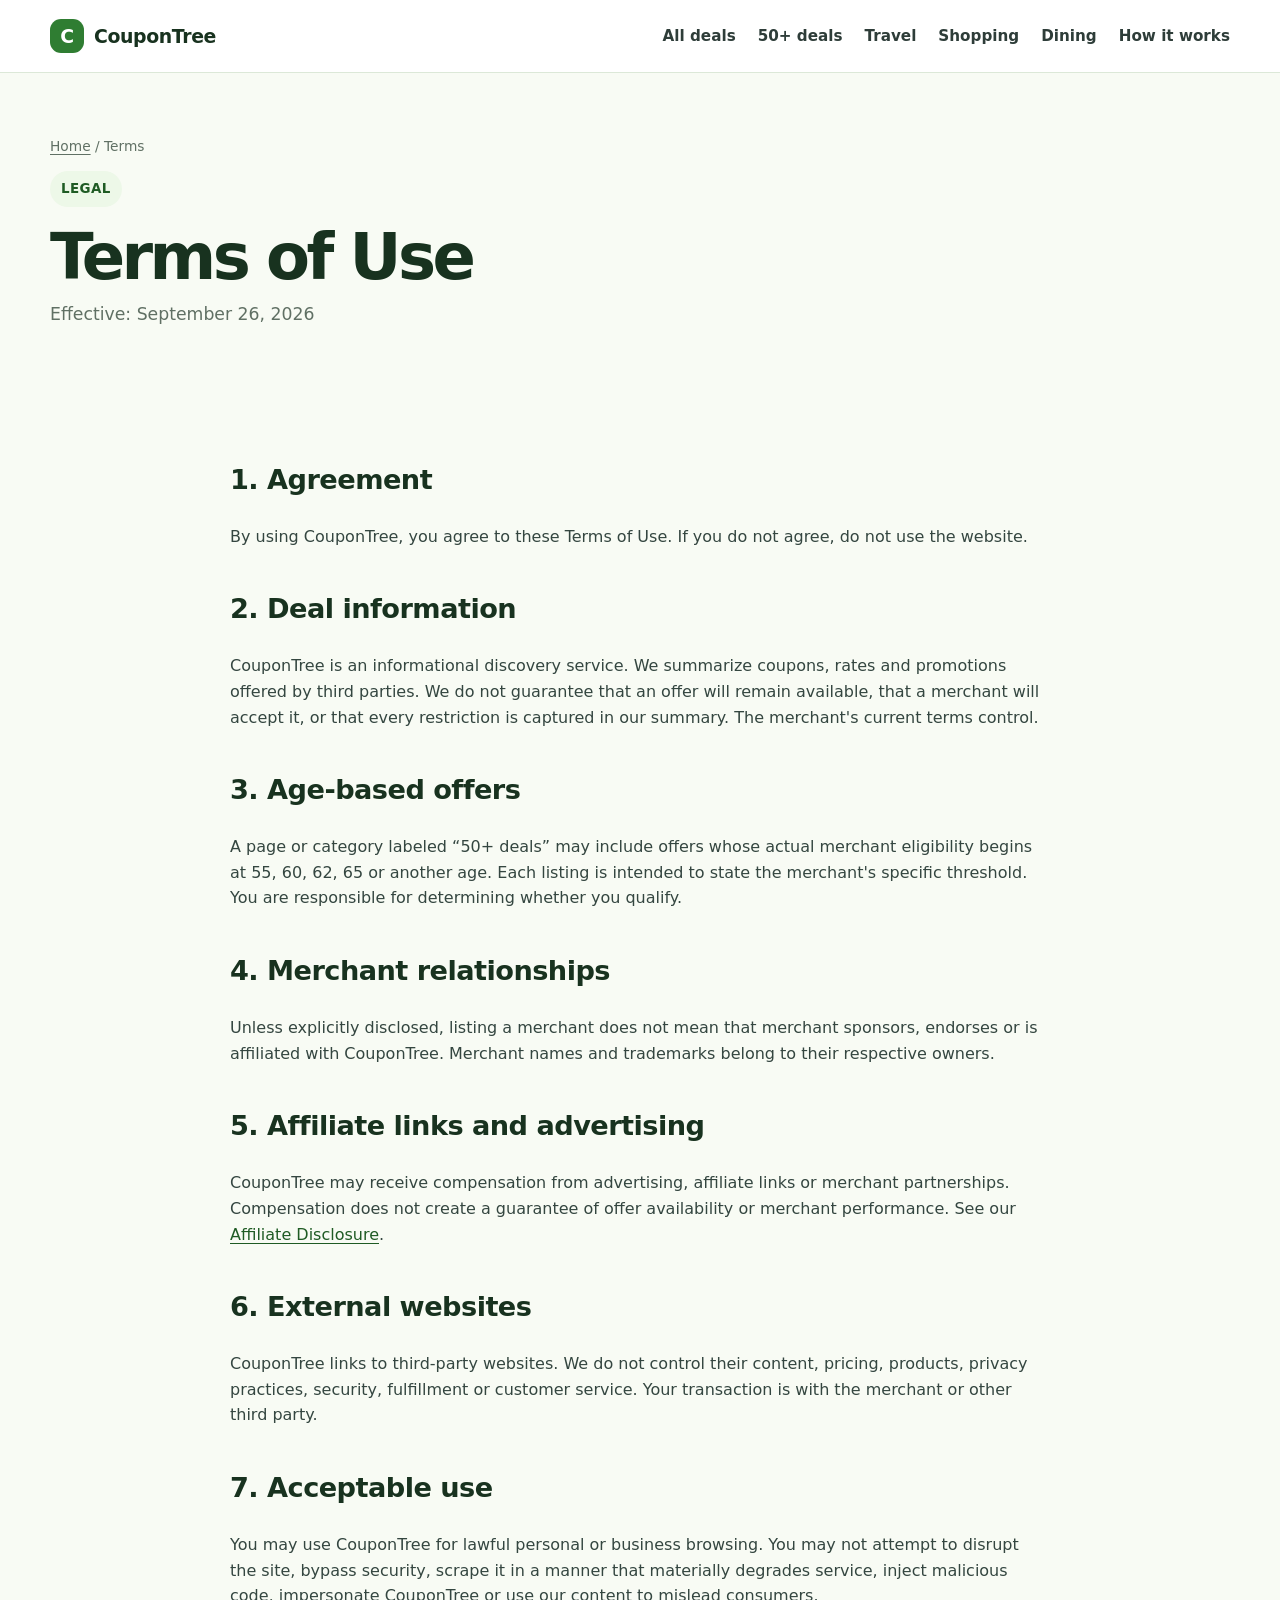
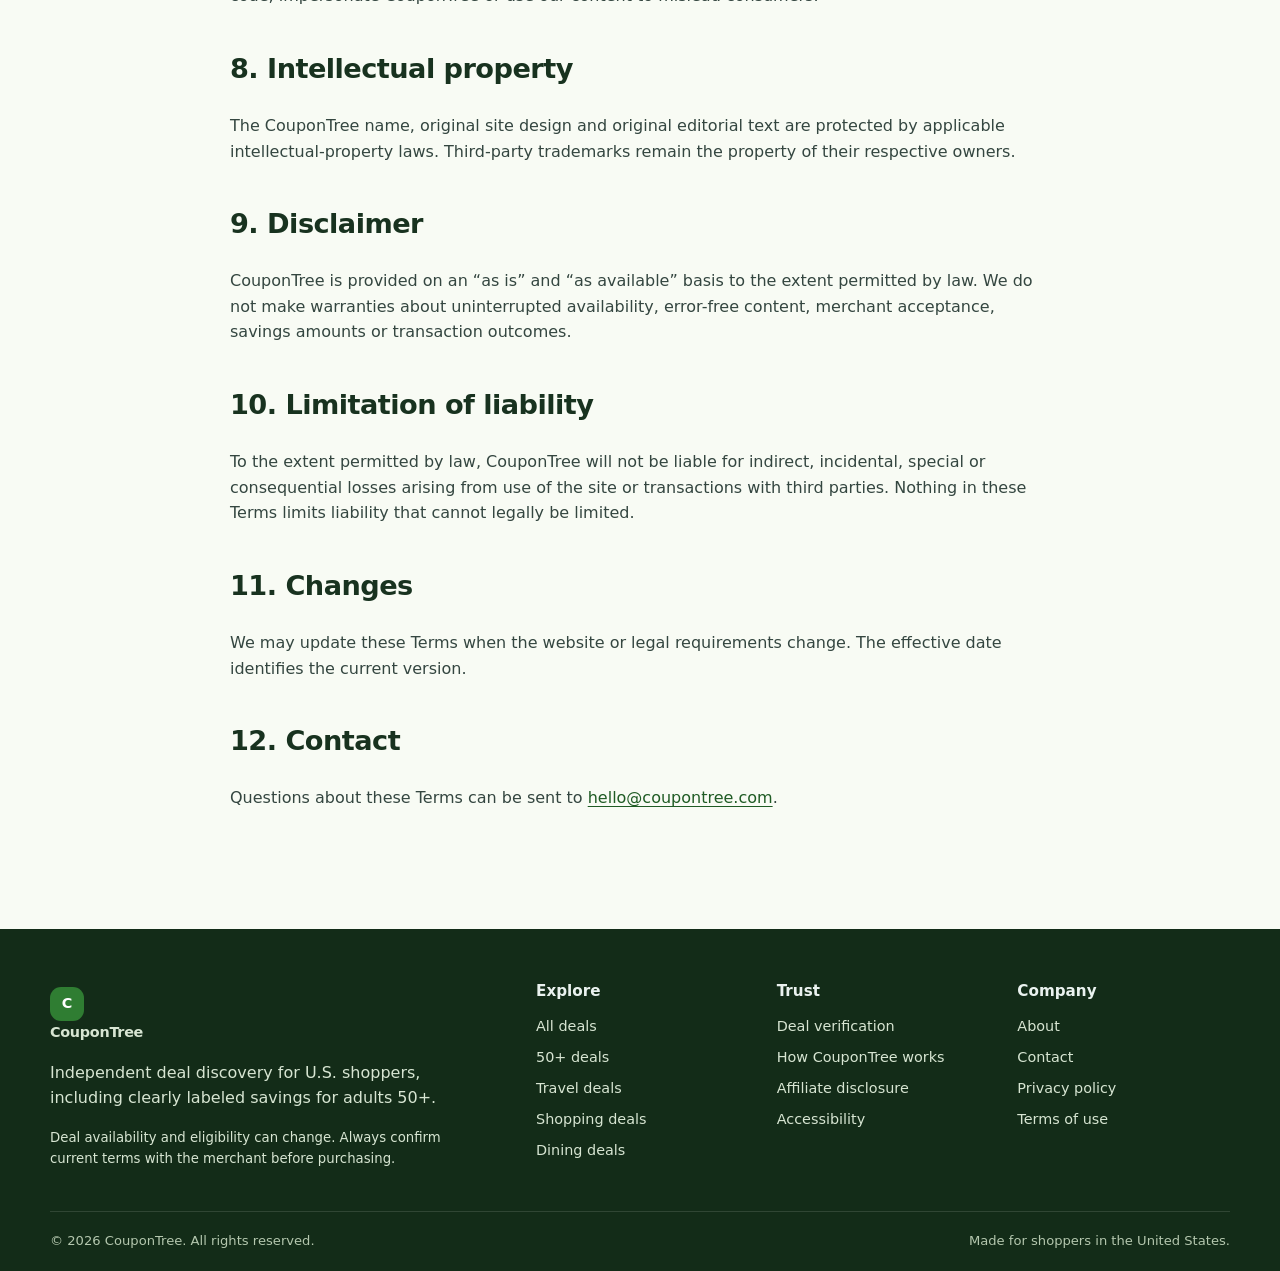
<file: terms/index.html>
<!doctype html>
<html lang="en-US">
<head>
<meta charset="utf-8">
<meta name="viewport" content="width=device-width,initial-scale=1">
<title>Terms of Use | CouponTree</title>
<meta name="description" content="Read the CouponTree Terms of Use for deal information, age-based offers, external merchant links and affiliate relationships.">
<link rel="canonical" href="https://coupontree.com/terms/">
<meta property="og:type" content="website">
<meta property="og:site_name" content="CouponTree">
<meta property="og:title" content="Terms of Use | CouponTree">
<meta property="og:description" content="Read the CouponTree Terms of Use for deal information, age-based offers, external merchant links and affiliate relationships.">
<meta property="og:url" content="https://coupontree.com/terms/">
<meta name="twitter:card" content="summary">

<link rel="icon" href="/assets/favicon.svg" type="image/svg+xml">
<link rel="manifest" href="/manifest.webmanifest">
<meta name="theme-color" content="#0b735f">
<style>

:root{--bg:#f8fbf4;--surface:#ffffff;--text:#18321f;--muted:#607064;--line:#dce8d8;--brand:#2f7d32;--brand-dark:#1f5b24;--accent:#f4c95d;--soft:#edf8e8;--danger:#a14433;--shadow:0 14px 40px rgba(45,88,41,.10);--radius:18px;--max:1180px}*{box-sizing:border-box}html{scroll-behavior:smooth}body{margin:0;background:var(--bg);color:var(--text);font-family:Inter,ui-sans-serif,system-ui,-apple-system,BlinkMacSystemFont,"Segoe UI",sans-serif;line-height:1.6;-webkit-font-smoothing:antialiased}a{color:var(--brand-dark);text-underline-offset:3px}img{max-width:100%;height:auto}.wrap{width:min(calc(100% - 32px),var(--max));margin-inline:auto}.skip-link{position:absolute;left:-9999px;top:0;background:#fff;padding:10px 14px;z-index:100}.skip-link:focus{left:12px;top:12px}.sr-only{position:absolute;width:1px;height:1px;padding:0;margin:-1px;overflow:hidden;clip:rect(0,0,0,0);white-space:nowrap;border:0}.site-header{position:sticky;top:0;z-index:50;background:rgba(255,255,255,.95);backdrop-filter:blur(8px);border-bottom:1px solid var(--line)}.header-inner{min-height:72px;display:flex;align-items:center;gap:28px}.brand{display:inline-flex;align-items:center;gap:10px;color:var(--text);text-decoration:none;font-weight:850;font-size:1.18rem;letter-spacing:-.02em}.brand-mark{display:grid;place-items:center;width:34px;height:34px;border-radius:11px;background:var(--brand);color:#fff;font-weight:900}.main-nav{display:flex;align-items:center;gap:22px;font-size:.95rem;font-weight:650}.main-nav a{color:#2e3d39;text-decoration:none}.main-nav a:hover,.main-nav a:focus{color:var(--brand)}#site-nav{margin-left:auto}.nav-toggle{display:none;border:1px solid var(--line);background:#fff;border-radius:10px;padding:8px 11px;font-size:1.2rem}.hero{padding:76px 0 56px;background:linear-gradient(180deg,#f0f9e9 0%,#fffdf5 52%,var(--bg) 100%)}.hero-grid{display:grid;grid-template-columns:1.25fr .75fr;gap:44px;align-items:center}.eyebrow{display:inline-flex;gap:8px;align-items:center;padding:7px 11px;border-radius:999px;background:var(--soft);color:var(--brand-dark);font-size:.84rem;font-weight:800;letter-spacing:.03em;text-transform:uppercase}.hero h1,.page-hero h1{font-size:clamp(2.45rem,6vw,4.9rem);line-height:1.02;letter-spacing:-.055em;margin:18px 0 20px;max-width:900px}.hero p{font-size:1.12rem;color:var(--muted);max-width:720px}.hero-card{background:#183b20;color:#fff;padding:28px;border-radius:26px;box-shadow:var(--shadow)}.hero-card h2{font-size:1.6rem;margin:0 0 8px}.hero-card p{color:#d4e4df;font-size:1rem}.age-row{display:flex;flex-wrap:wrap;gap:8px;margin:18px 0}.age-pill{background:rgba(255,255,255,.1);border:1px solid rgba(255,255,255,.18);padding:7px 10px;border-radius:999px;font-size:.86rem;font-weight:750}.search{margin-top:26px;display:flex;gap:10px;max-width:720px}.search input{flex:1;min-width:0;border:1px solid #cbd9d4;border-radius:14px;padding:15px 16px;font:inherit;background:#fff}.btn{display:inline-flex;align-items:center;justify-content:center;gap:8px;min-height:46px;padding:11px 17px;border:1px solid transparent;border-radius:12px;text-decoration:none;font-weight:800;cursor:pointer;font:inherit}.btn-primary{background:var(--brand);color:#fff}.btn-primary:hover{background:var(--brand-dark)}.btn-secondary{background:#fff;color:var(--brand-dark);border-color:var(--line)}.btn-dark{background:#fff;color:#183b20}.section{padding:64px 0}.section-tight{padding:38px 0}.section-head{display:flex;align-items:end;justify-content:space-between;gap:24px;margin-bottom:24px}.section-head h2{font-size:clamp(1.75rem,3vw,2.65rem);letter-spacing:-.035em;margin:0}.section-head p{margin:6px 0 0;color:var(--muted);max-width:700px}.card-grid{display:grid;grid-template-columns:repeat(3,1fr);gap:18px}.category-grid{display:grid;grid-template-columns:repeat(3,1fr);gap:18px}.category-card,.info-card,.deal-card{background:var(--surface);border:1px solid var(--line);border-radius:var(--radius);box-shadow:0 5px 18px rgba(15,60,49,.04)}.category-card{padding:24px;text-decoration:none;color:var(--text);transition:transform .18s ease,border-color .18s ease}.category-card:hover{transform:translateY(-2px);border-color:#bdd6b7}.category-card span{display:block;color:var(--muted);font-size:.94rem;margin-top:6px}.category-icon{display:grid;place-items:center;width:42px;height:42px;border-radius:13px;background:var(--soft);color:var(--brand);font-size:1.2rem;font-weight:900}.deals-layout{display:grid;grid-template-columns:250px 1fr;gap:24px}.filters{position:sticky;top:92px;align-self:start;background:#fff;border:1px solid var(--line);border-radius:var(--radius);padding:20px}.filters h2{font-size:1rem;margin:0 0 12px}.filter-group{margin:18px 0}.filter-group label{display:block;font-size:.9rem;font-weight:700;margin-bottom:6px}.filters select,.filters input{width:100%;border:1px solid #cbd9d4;border-radius:10px;padding:10px;font:inherit;background:#fff}.deal-list{display:grid;gap:16px}.deal-card{padding:22px}.deal-top{display:flex;align-items:flex-start;gap:16px}.merchant-logo{display:grid;place-items:center;flex:0 0 48px;width:48px;height:48px;border-radius:14px;background:#f1f7ee;border:1px solid var(--line);font-weight:900;color:var(--brand-dark)}.deal-main{min-width:0;flex:1}.deal-meta{display:flex;flex-wrap:wrap;gap:7px;margin-bottom:6px}.tag{display:inline-flex;align-items:center;border-radius:999px;background:#f1f7ee;padding:5px 8px;font-size:.77rem;font-weight:780;color:#3c514b}.tag-age{background:#fff0ca;color:#684800}.deal-card h3{margin:4px 0 6px;font-size:1.22rem;line-height:1.3}.deal-card p{margin:7px 0;color:var(--muted)}.deal-details{display:grid;grid-template-columns:repeat(3,1fr);gap:12px;margin:16px 0;border-top:1px solid var(--line);padding-top:14px}.deal-details strong{display:block;font-size:.76rem;text-transform:uppercase;letter-spacing:.04em;color:#73827e}.deal-details span{font-size:.9rem}.deal-actions{display:flex;align-items:center;justify-content:space-between;gap:12px;margin-top:16px}.verified{font-size:.83rem;color:#4d615b}.verified::before{content:"✓";display:inline-grid;place-items:center;width:18px;height:18px;border-radius:50%;background:var(--soft);color:var(--brand);font-weight:900;margin-right:6px}.trust-band{background:#183b20;color:#fff}.trust-grid{display:grid;grid-template-columns:1.1fr repeat(3,.63fr);gap:22px;align-items:start}.trust-grid h2{font-size:2.15rem;letter-spacing:-.035em;margin:0}.trust-grid p{color:#d9ead7}.trust-stat strong{display:block;font-size:1.4rem}.trust-stat span{font-size:.9rem;color:#d9ead7}.page-hero{padding:62px 0 36px}.page-hero h1{font-size:clamp(2.35rem,5vw,4rem);margin-bottom:16px}.page-hero p{font-size:1.08rem;color:var(--muted);max-width:800px}.prose{max-width:820px}.prose h2{margin-top:38px;font-size:1.7rem;letter-spacing:-.02em}.prose h3{margin-top:28px}.prose p,.prose li{color:#344640}.prose ul,.prose ol{padding-left:1.25rem}.callout{border:1px solid #bad8ce;background:var(--soft);padding:18px 20px;border-radius:14px;margin:22px 0}.callout.warning{border-color:#ecd08a;background:#fff8e7}.legal-updated{font-size:.9rem;color:var(--muted);margin-top:-5px}.two-col{display:grid;grid-template-columns:1fr 1fr;gap:22px}.info-card{padding:24px}.info-card h2,.info-card h3{margin-top:0}.steps{counter-reset:step;display:grid;grid-template-columns:repeat(3,1fr);gap:18px}.step{counter-increment:step;background:#fff;border:1px solid var(--line);border-radius:var(--radius);padding:24px}.step::before{content:counter(step);display:grid;place-items:center;width:34px;height:34px;border-radius:50%;background:var(--brand);color:#fff;font-weight:900;margin-bottom:18px}.empty{background:#fff;border:1px dashed #b9d1b3;border-radius:16px;padding:32px;text-align:center;color:var(--muted)}.notice{font-size:.92rem;background:#fff8e7;border:1px solid #ecd08a;border-radius:12px;padding:12px 14px}.site-footer{margin-top:64px;background:#132c18;color:#eaf2ef;padding:50px 0 20px}.footer-grid{display:grid;grid-template-columns:1.4fr repeat(3,.65fr);gap:28px}.footer-grid h2{font-size:.95rem;margin:0 0 12px}.footer-grid a{display:block;color:#d7e5d2;text-decoration:none;margin:8px 0;font-size:.9rem}.footer-grid p{color:#d7e5d2;max-width:420px}.brand-footer{color:#fff}.fine{font-size:.83rem}.footer-bottom{border-top:1px solid rgba(255,255,255,.12);margin-top:28px;padding-top:18px;display:flex;justify-content:space-between;gap:18px;color:#b4c7ae;font-size:.82rem}.breadcrumb{font-size:.86rem;color:var(--muted);margin-bottom:14px}.breadcrumb a{color:var(--muted)}.faq details{background:#fff;border:1px solid var(--line);border-radius:12px;padding:0 18px;margin:10px 0}.faq summary{cursor:pointer;font-weight:780;padding:16px 0}.faq details p{padding:0 0 16px;margin:0;color:var(--muted)}.badge-row{display:flex;flex-wrap:wrap;gap:10px;margin-top:20px}.mini-badge{padding:8px 11px;background:#fff;border:1px solid var(--line);border-radius:999px;font-size:.85rem;font-weight:700}.result-count{font-size:.9rem;color:var(--muted);margin-bottom:14px}.source-note{font-size:.83rem;color:var(--muted)}.ad-note{background:#f1f7ee;border-left:4px solid var(--brand);padding:14px 16px;border-radius:8px}.contact-card{max-width:680px}.contact-line{display:flex;gap:12px;align-items:flex-start;padding:16px 0;border-bottom:1px solid var(--line)}.contact-line:last-child{border-bottom:0}.contact-label{font-weight:800;min-width:120px}.hide{display:none!important}@media(max-width:900px){.main-nav{gap:14px;flex-wrap:wrap}.hero-grid,.trust-grid,.footer-grid{grid-template-columns:1fr 1fr}.card-grid,.category-grid,.steps{grid-template-columns:1fr 1fr}.deals-layout{grid-template-columns:1fr}.filters{position:static}.hero{padding-top:52px}}@media(max-width:720px){.wrap{width:min(calc(100% - 24px),var(--max))}.nav-toggle{display:block;margin-left:auto}#site-nav{display:none;position:absolute;left:12px;right:12px;top:66px;background:#fff;border:1px solid var(--line);border-radius:14px;box-shadow:var(--shadow);padding:10px}.nav-open #site-nav{display:block}.main-nav{display:grid;gap:0}.main-nav a{padding:11px 10px;border-bottom:1px solid #edf2ef}.main-nav a:last-child{border-bottom:0}.hero-grid,.trust-grid,.footer-grid,.card-grid,.category-grid,.steps,.two-col{grid-template-columns:1fr}.hero h1,.page-hero h1{letter-spacing:-.045em}.search{flex-direction:column}.section{padding:48px 0}.section-head{align-items:start;flex-direction:column}.deal-top{align-items:flex-start}.deal-details{grid-template-columns:1fr}.deal-actions{align-items:stretch;flex-direction:column}.deal-actions .btn{width:100%}.footer-bottom{flex-direction:column}.contact-line{flex-direction:column;gap:3px}.contact-label{min-width:0}}@media(prefers-reduced-motion:reduce){html{scroll-behavior:auto}*{transition:none!important}}

</style>
<script type="application/json" id="coupontree-data">
[
  {
    "id": "amtrak-senior-10",
    "merchant": "Amtrak",
    "title": "10% off most rail fares for travelers 65+",
    "age": 65,
    "category": "Travel",
    "type": "Senior fare",
    "availability": "Most Amtrak trains in the U.S.",
    "summary": "Travelers age 65+ can receive 10% off most rail fares on most Amtrak trains. Valid proof of age is required; exclusions apply.",
    "terms": "Does not apply to sleeping accommodation charges and may not combine with other offers. Cross-border service uses a different age threshold.",
    "url": "https://www.amtrak.com/seniors-discount",
    "verified": "September 26, 2026",
    "badge": "65+"
  },
  {
    "id": "michaels-senior-10",
    "merchant": "Michaels",
    "title": "10% senior discount for shoppers 55+",
    "age": 55,
    "category": "Shopping",
    "type": "Senior discount",
    "availability": "U.S. stores and eligible online purchases",
    "summary": "Shoppers age 55+ can receive 10% off eligible purchases after verification through Michaels Rewards or by showing valid ID in store.",
    "terms": "Exclusions and daily or product limits apply. Check the merchant page for the current exclusion list.",
    "url": "https://www.michaels.com/senior-discount",
    "verified": "September 26, 2026",
    "badge": "55+"
  },
  {
    "id": "kohls-senior-wednesday",
    "merchant": "Kohl's",
    "title": "15% off qualifying in-store purchases on Wednesdays for 60+",
    "age": 60,
    "category": "Shopping",
    "type": "Weekly senior discount",
    "availability": "U.S. Kohl's stores",
    "summary": "Customers age 60+ can receive 15% off qualifying in-store purchases every Wednesday. Bring identification to verify age.",
    "terms": "In-store only. Coupon exclusions apply and the offer cannot be combined with other percent-off coupons.",
    "url": "https://www.kohls.com/faq/article/101",
    "verified": "September 26, 2026",
    "badge": "60+"
  },
  {
    "id": "royal-caribbean-senior-rates",
    "merchant": "Royal Caribbean",
    "title": "Reduced senior prices on selected sailings for travelers 55+",
    "age": 55,
    "category": "Travel",
    "type": "Variable senior rate",
    "availability": "Selected sailings",
    "summary": "Royal Caribbean states that reduced senior prices are available on selected sailings for guests age 55+.",
    "terms": "At least one guest per stateroom must qualify. Availability and pricing vary by sailing and may change.",
    "url": "https://www.royalcaribbean.com/faq/questions/qualifications-special-pricing",
    "verified": "September 26, 2026",
    "badge": "55+"
  },
  {
    "id": "marriott-senior-rate",
    "merchant": "Marriott",
    "title": "Senior rates for eligible guests 62+ at participating hotels",
    "age": 62,
    "category": "Travel",
    "type": "Hotel senior rate",
    "availability": "Participating Marriott properties",
    "summary": "Guests age 62+ can access Marriott senior rates at participating properties, subject to availability and hotel-specific pricing.",
    "terms": "Valid proof of age may be required at check-in. Participating hotels, rates and availability vary.",
    "url": "https://help.marriott.com/s/article/senior-discount-rate",
    "verified": "September 26, 2026",
    "badge": "62+"
  },
  {
    "id": "ihop-55-menu",
    "merchant": "IHOP",
    "title": "Special-value 55+ menu at participating IHOP restaurants",
    "age": 55,
    "category": "Dining",
    "type": "55+ menu",
    "availability": "Participating U.S. IHOP restaurants",
    "summary": "IHOP lists a 55+ menu with specially priced all-day favorites. Menu items and prices vary by restaurant.",
    "terms": "Select your restaurant location and confirm the current local menu and pricing before visiting.",
    "url": "https://www.ihop.com/en/menu",
    "verified": "September 26, 2026",
    "badge": "55+"
  }
]
</script>
<script>

document.addEventListener('DOMContentLoaded', () => {
  const toggle = document.querySelector('.nav-toggle');
  if (toggle) toggle.addEventListener('click', () => {
    const open = document.body.classList.toggle('nav-open');
    toggle.setAttribute('aria-expanded', String(open));
  });
  const y = document.getElementById('year'); if (y) y.textContent = new Date().getFullYear();

  const homeInput = document.querySelector('[data-home-search]');
  const homeButton = document.getElementById('home-search-button');
  if (homeInput && homeButton) {
    const syncHome = () => {
      const q = homeInput.value.trim();
      homeButton.href = '/deals/' + (q ? '?q=' + encodeURIComponent(q) : '');
    };
    homeInput.addEventListener('input', syncHome);
    homeInput.addEventListener('keydown', e => { if (e.key === 'Enter') { syncHome(); location.href = homeButton.href; } });
  }
  const queryValue = new URLSearchParams(location.search).get('q');
  if (queryValue) {
    const dealSearchInput = document.querySelector('[data-deal-search]');
    if (dealSearchInput) dealSearchInput.value = queryValue;
  }

  const containers = document.querySelectorAll('[data-deals]');
  if (!containers.length) return;
  const embeddedData = document.getElementById('coupontree-data');
  const dealsPromise = embeddedData
    ? Promise.resolve(JSON.parse(embeddedData.textContent))
    : fetch('/assets/deals.json').then(r => { if (!r.ok) throw new Error('Deal data not found'); return r.json(); });
  dealsPromise.then(deals => {
    containers.forEach(container => {
      const presetCategory = container.dataset.category || '';
      const minAgePreset = Number(container.dataset.minAge || 0);
      const search = document.querySelector('[data-deal-search]');
      const age = document.querySelector('[data-age-filter]');
      const category = document.querySelector('[data-category-filter]');
      const count = document.querySelector('[data-result-count]');
      const render = () => {
        const q = (search?.value || '').trim().toLowerCase();
        const ageValue = Number(age?.value || minAgePreset || 0);
        const catValue = category?.value || presetCategory;
        const filtered = deals.filter(d => {
          const hay = `${d.merchant} ${d.title} ${d.category} ${d.summary}`.toLowerCase();
          const qok = !q || hay.includes(q);
          const aok = !ageValue || d.age >= ageValue;
          const cok = !catValue || d.category === catValue;
          return qok && aok && cok;
        });
        container.innerHTML = filtered.length ? filtered.map(card).join('') : `<div class="empty"><strong>No matching deals.</strong><br>Try a different keyword or filter.</div>`;
        if (count) count.textContent = `${filtered.length} verified deal${filtered.length === 1 ? '' : 's'} shown`;
      };
      [search,age,category].forEach(el => el?.addEventListener(el.tagName === 'INPUT' ? 'input':'change', render));
      render();
    });
  }).catch(() => {
    containers.forEach(c => c.innerHTML = '<div class="empty">Deals could not be loaded. Please refresh the page.</div>');
  });
  function card(d){
    const initial = d.merchant.slice(0,1).toUpperCase();
    return `<article class="deal-card">
      <div class="deal-top"><div class="merchant-logo" aria-hidden="true">${esc(initial)}</div><div class="deal-main">
      <div class="deal-meta"><span class="tag tag-age">${esc(d.badge)}</span><span class="tag">${esc(d.category)}</span><span class="tag">${esc(d.type)}</span></div>
      <h3>${esc(d.title)}</h3><p><strong>${esc(d.merchant)}</strong> · ${esc(d.summary)}</p></div></div>
      <div class="deal-details"><div><strong>Eligibility</strong><span>Age ${d.age}+</span></div><div><strong>Where</strong><span>${esc(d.availability)}</span></div><div><strong>Important</strong><span>${esc(d.terms)}</span></div></div>
      <div class="deal-actions"><span class="verified">Checked ${esc(d.verified)}</span><a class="btn btn-primary" href="${escAttr(d.url)}" target="_blank" rel="noopener">View official offer <span aria-hidden="true">↗</span></a></div>
    </article>`;
  }
  function esc(s){return String(s).replace(/[&<>"']/g,m=>({'&':'&amp;','<':'&lt;','>':'&gt;','"':'&quot;',"'":'&#39;'}[m]))}
  function escAttr(s){return esc(s)}
});

</script>


</head>
<body class="">
<a class="skip-link" href="#main">Skip to content</a>
<header class="site-header">
  <div class="wrap header-inner">
    <a class="brand" href="/" aria-label="CouponTree home"><span class="brand-mark" aria-hidden="true">C</span><span>CouponTree</span></a>
    <button class="nav-toggle" type="button" aria-expanded="false" aria-controls="site-nav"><span class="sr-only">Toggle navigation</span><span aria-hidden="true">☰</span></button>
    <div id="site-nav">
<nav class="main-nav" aria-label="Primary navigation">
  <a href="/deals/">All deals</a>
  <a href="/50-plus-deals/">50+ deals</a>
  <a href="/categories/travel/">Travel</a>
  <a href="/categories/shopping/">Shopping</a>
  <a href="/categories/dining/">Dining</a>
  <a href="/how-it-works/">How it works</a>
</nav></div>
  </div>
</header>
<main id="main"><section class="page-hero"><div class="wrap"><div class="breadcrumb"><a href="/">Home</a> / Terms</div><span class="eyebrow">Legal</span><h1>Terms of Use</h1><p class="legal-updated">Effective: September 26, 2026</p></div></section><section class="section-tight"><div class="wrap prose"><h2>1. Agreement</h2><p>By using CouponTree, you agree to these Terms of Use. If you do not agree, do not use the website.</p><h2>2. Deal information</h2><p>CouponTree is an informational discovery service. We summarize coupons, rates and promotions offered by third parties. We do not guarantee that an offer will remain available, that a merchant will accept it, or that every restriction is captured in our summary. The merchant's current terms control.</p><h2>3. Age-based offers</h2><p>A page or category labeled “50+ deals” may include offers whose actual merchant eligibility begins at 55, 60, 62, 65 or another age. Each listing is intended to state the merchant's specific threshold. You are responsible for determining whether you qualify.</p><h2>4. Merchant relationships</h2><p>Unless explicitly disclosed, listing a merchant does not mean that merchant sponsors, endorses or is affiliated with CouponTree. Merchant names and trademarks belong to their respective owners.</p><h2>5. Affiliate links and advertising</h2><p>CouponTree may receive compensation from advertising, affiliate links or merchant partnerships. Compensation does not create a guarantee of offer availability or merchant performance. See our <a href="/affiliate-disclosure/">Affiliate Disclosure</a>.</p><h2>6. External websites</h2><p>CouponTree links to third-party websites. We do not control their content, pricing, products, privacy practices, security, fulfillment or customer service. Your transaction is with the merchant or other third party.</p><h2>7. Acceptable use</h2><p>You may use CouponTree for lawful personal or business browsing. You may not attempt to disrupt the site, bypass security, scrape it in a manner that materially degrades service, inject malicious code, impersonate CouponTree or use our content to mislead consumers.</p><h2>8. Intellectual property</h2><p>The CouponTree name, original site design and original editorial text are protected by applicable intellectual-property laws. Third-party trademarks remain the property of their respective owners.</p><h2>9. Disclaimer</h2><p>CouponTree is provided on an “as is” and “as available” basis to the extent permitted by law. We do not make warranties about uninterrupted availability, error-free content, merchant acceptance, savings amounts or transaction outcomes.</p><h2>10. Limitation of liability</h2><p>To the extent permitted by law, CouponTree will not be liable for indirect, incidental, special or consequential losses arising from use of the site or transactions with third parties. Nothing in these Terms limits liability that cannot legally be limited.</p><h2>11. Changes</h2><p>We may update these Terms when the website or legal requirements change. The effective date identifies the current version.</p><h2>12. Contact</h2><p>Questions about these Terms can be sent to <a href="mailto:hello@coupontree.com">hello@coupontree.com</a>.</p></div></section></main>

<footer class="site-footer">
  <div class="wrap footer-grid">
    <div>
      <a class="brand brand-footer" href="/" aria-label="CouponTree home"><span class="brand-mark" aria-hidden="true">C</span><span>CouponTree</span></a>
      <p>Independent deal discovery for U.S. shoppers, including clearly labeled savings for adults 50+.</p>
      <p class="fine">Deal availability and eligibility can change. Always confirm current terms with the merchant before purchasing.</p>
    </div>
    <div>
      <h2>Explore</h2>
      <a href="/deals/">All deals</a>
      <a href="/50-plus-deals/">50+ deals</a>
      <a href="/categories/travel/">Travel deals</a>
      <a href="/categories/shopping/">Shopping deals</a>
      <a href="/categories/dining/">Dining deals</a>
    </div>
    <div>
      <h2>Trust</h2>
      <a href="/deal-verification/">Deal verification</a>
      <a href="/how-it-works/">How CouponTree works</a>
      <a href="/affiliate-disclosure/">Affiliate disclosure</a>
      <a href="/accessibility/">Accessibility</a>
    </div>
    <div>
      <h2>Company</h2>
      <a href="/about/">About</a>
      <a href="/contact/">Contact</a>
      <a href="/privacy/">Privacy policy</a>
      <a href="/terms/">Terms of use</a>
    </div>
  </div>
  <div class="wrap footer-bottom"><span>© <span id="year">2026</span> CouponTree. All rights reserved.</span><span>Made for shoppers in the United States.</span></div>
</footer>
</body>
</html>
</file>
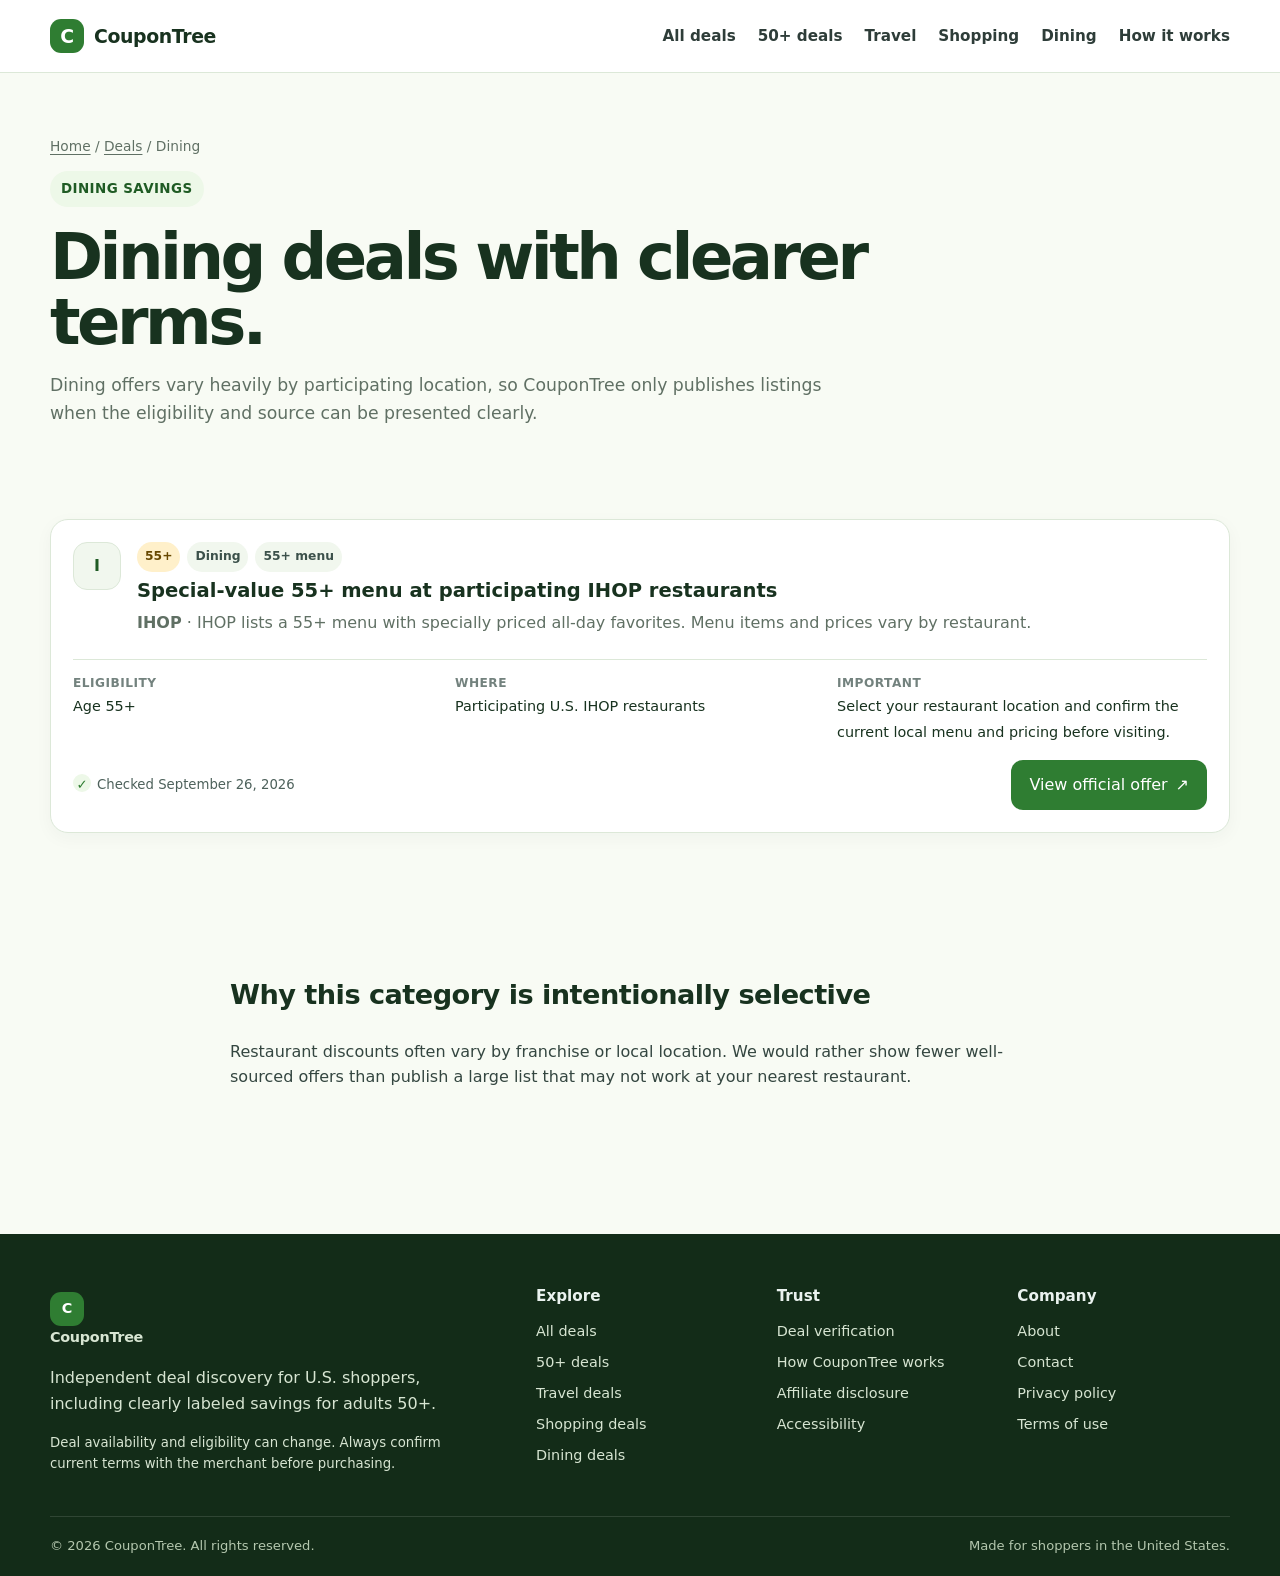
<file: categories/dining/index.html>
<!doctype html>
<html lang="en-US">
<head>
<meta charset="utf-8">
<meta name="viewport" content="width=device-width,initial-scale=1">
<title>Dining Deals | CouponTree</title>
<meta name="description" content="Browse verified dining discount listings on CouponTree, including age-based offers when available.">
<link rel="canonical" href="https://coupontree.com/categories/dining/">
<meta property="og:type" content="website">
<meta property="og:site_name" content="CouponTree">
<meta property="og:title" content="Dining Deals | CouponTree">
<meta property="og:description" content="Browse verified dining discount listings on CouponTree, including age-based offers when available.">
<meta property="og:url" content="https://coupontree.com/categories/dining/">
<meta name="twitter:card" content="summary">

<link rel="icon" href="/assets/favicon.svg" type="image/svg+xml">
<link rel="manifest" href="/manifest.webmanifest">
<meta name="theme-color" content="#0b735f">
<style>

:root{--bg:#f8fbf4;--surface:#ffffff;--text:#18321f;--muted:#607064;--line:#dce8d8;--brand:#2f7d32;--brand-dark:#1f5b24;--accent:#f4c95d;--soft:#edf8e8;--danger:#a14433;--shadow:0 14px 40px rgba(45,88,41,.10);--radius:18px;--max:1180px}*{box-sizing:border-box}html{scroll-behavior:smooth}body{margin:0;background:var(--bg);color:var(--text);font-family:Inter,ui-sans-serif,system-ui,-apple-system,BlinkMacSystemFont,"Segoe UI",sans-serif;line-height:1.6;-webkit-font-smoothing:antialiased}a{color:var(--brand-dark);text-underline-offset:3px}img{max-width:100%;height:auto}.wrap{width:min(calc(100% - 32px),var(--max));margin-inline:auto}.skip-link{position:absolute;left:-9999px;top:0;background:#fff;padding:10px 14px;z-index:100}.skip-link:focus{left:12px;top:12px}.sr-only{position:absolute;width:1px;height:1px;padding:0;margin:-1px;overflow:hidden;clip:rect(0,0,0,0);white-space:nowrap;border:0}.site-header{position:sticky;top:0;z-index:50;background:rgba(255,255,255,.95);backdrop-filter:blur(8px);border-bottom:1px solid var(--line)}.header-inner{min-height:72px;display:flex;align-items:center;gap:28px}.brand{display:inline-flex;align-items:center;gap:10px;color:var(--text);text-decoration:none;font-weight:850;font-size:1.18rem;letter-spacing:-.02em}.brand-mark{display:grid;place-items:center;width:34px;height:34px;border-radius:11px;background:var(--brand);color:#fff;font-weight:900}.main-nav{display:flex;align-items:center;gap:22px;font-size:.95rem;font-weight:650}.main-nav a{color:#2e3d39;text-decoration:none}.main-nav a:hover,.main-nav a:focus{color:var(--brand)}#site-nav{margin-left:auto}.nav-toggle{display:none;border:1px solid var(--line);background:#fff;border-radius:10px;padding:8px 11px;font-size:1.2rem}.hero{padding:76px 0 56px;background:linear-gradient(180deg,#f0f9e9 0%,#fffdf5 52%,var(--bg) 100%)}.hero-grid{display:grid;grid-template-columns:1.25fr .75fr;gap:44px;align-items:center}.eyebrow{display:inline-flex;gap:8px;align-items:center;padding:7px 11px;border-radius:999px;background:var(--soft);color:var(--brand-dark);font-size:.84rem;font-weight:800;letter-spacing:.03em;text-transform:uppercase}.hero h1,.page-hero h1{font-size:clamp(2.45rem,6vw,4.9rem);line-height:1.02;letter-spacing:-.055em;margin:18px 0 20px;max-width:900px}.hero p{font-size:1.12rem;color:var(--muted);max-width:720px}.hero-card{background:#183b20;color:#fff;padding:28px;border-radius:26px;box-shadow:var(--shadow)}.hero-card h2{font-size:1.6rem;margin:0 0 8px}.hero-card p{color:#d4e4df;font-size:1rem}.age-row{display:flex;flex-wrap:wrap;gap:8px;margin:18px 0}.age-pill{background:rgba(255,255,255,.1);border:1px solid rgba(255,255,255,.18);padding:7px 10px;border-radius:999px;font-size:.86rem;font-weight:750}.search{margin-top:26px;display:flex;gap:10px;max-width:720px}.search input{flex:1;min-width:0;border:1px solid #cbd9d4;border-radius:14px;padding:15px 16px;font:inherit;background:#fff}.btn{display:inline-flex;align-items:center;justify-content:center;gap:8px;min-height:46px;padding:11px 17px;border:1px solid transparent;border-radius:12px;text-decoration:none;font-weight:800;cursor:pointer;font:inherit}.btn-primary{background:var(--brand);color:#fff}.btn-primary:hover{background:var(--brand-dark)}.btn-secondary{background:#fff;color:var(--brand-dark);border-color:var(--line)}.btn-dark{background:#fff;color:#183b20}.section{padding:64px 0}.section-tight{padding:38px 0}.section-head{display:flex;align-items:end;justify-content:space-between;gap:24px;margin-bottom:24px}.section-head h2{font-size:clamp(1.75rem,3vw,2.65rem);letter-spacing:-.035em;margin:0}.section-head p{margin:6px 0 0;color:var(--muted);max-width:700px}.card-grid{display:grid;grid-template-columns:repeat(3,1fr);gap:18px}.category-grid{display:grid;grid-template-columns:repeat(3,1fr);gap:18px}.category-card,.info-card,.deal-card{background:var(--surface);border:1px solid var(--line);border-radius:var(--radius);box-shadow:0 5px 18px rgba(15,60,49,.04)}.category-card{padding:24px;text-decoration:none;color:var(--text);transition:transform .18s ease,border-color .18s ease}.category-card:hover{transform:translateY(-2px);border-color:#bdd6b7}.category-card span{display:block;color:var(--muted);font-size:.94rem;margin-top:6px}.category-icon{display:grid;place-items:center;width:42px;height:42px;border-radius:13px;background:var(--soft);color:var(--brand);font-size:1.2rem;font-weight:900}.deals-layout{display:grid;grid-template-columns:250px 1fr;gap:24px}.filters{position:sticky;top:92px;align-self:start;background:#fff;border:1px solid var(--line);border-radius:var(--radius);padding:20px}.filters h2{font-size:1rem;margin:0 0 12px}.filter-group{margin:18px 0}.filter-group label{display:block;font-size:.9rem;font-weight:700;margin-bottom:6px}.filters select,.filters input{width:100%;border:1px solid #cbd9d4;border-radius:10px;padding:10px;font:inherit;background:#fff}.deal-list{display:grid;gap:16px}.deal-card{padding:22px}.deal-top{display:flex;align-items:flex-start;gap:16px}.merchant-logo{display:grid;place-items:center;flex:0 0 48px;width:48px;height:48px;border-radius:14px;background:#f1f7ee;border:1px solid var(--line);font-weight:900;color:var(--brand-dark)}.deal-main{min-width:0;flex:1}.deal-meta{display:flex;flex-wrap:wrap;gap:7px;margin-bottom:6px}.tag{display:inline-flex;align-items:center;border-radius:999px;background:#f1f7ee;padding:5px 8px;font-size:.77rem;font-weight:780;color:#3c514b}.tag-age{background:#fff0ca;color:#684800}.deal-card h3{margin:4px 0 6px;font-size:1.22rem;line-height:1.3}.deal-card p{margin:7px 0;color:var(--muted)}.deal-details{display:grid;grid-template-columns:repeat(3,1fr);gap:12px;margin:16px 0;border-top:1px solid var(--line);padding-top:14px}.deal-details strong{display:block;font-size:.76rem;text-transform:uppercase;letter-spacing:.04em;color:#73827e}.deal-details span{font-size:.9rem}.deal-actions{display:flex;align-items:center;justify-content:space-between;gap:12px;margin-top:16px}.verified{font-size:.83rem;color:#4d615b}.verified::before{content:"✓";display:inline-grid;place-items:center;width:18px;height:18px;border-radius:50%;background:var(--soft);color:var(--brand);font-weight:900;margin-right:6px}.trust-band{background:#183b20;color:#fff}.trust-grid{display:grid;grid-template-columns:1.1fr repeat(3,.63fr);gap:22px;align-items:start}.trust-grid h2{font-size:2.15rem;letter-spacing:-.035em;margin:0}.trust-grid p{color:#d9ead7}.trust-stat strong{display:block;font-size:1.4rem}.trust-stat span{font-size:.9rem;color:#d9ead7}.page-hero{padding:62px 0 36px}.page-hero h1{font-size:clamp(2.35rem,5vw,4rem);margin-bottom:16px}.page-hero p{font-size:1.08rem;color:var(--muted);max-width:800px}.prose{max-width:820px}.prose h2{margin-top:38px;font-size:1.7rem;letter-spacing:-.02em}.prose h3{margin-top:28px}.prose p,.prose li{color:#344640}.prose ul,.prose ol{padding-left:1.25rem}.callout{border:1px solid #bad8ce;background:var(--soft);padding:18px 20px;border-radius:14px;margin:22px 0}.callout.warning{border-color:#ecd08a;background:#fff8e7}.legal-updated{font-size:.9rem;color:var(--muted);margin-top:-5px}.two-col{display:grid;grid-template-columns:1fr 1fr;gap:22px}.info-card{padding:24px}.info-card h2,.info-card h3{margin-top:0}.steps{counter-reset:step;display:grid;grid-template-columns:repeat(3,1fr);gap:18px}.step{counter-increment:step;background:#fff;border:1px solid var(--line);border-radius:var(--radius);padding:24px}.step::before{content:counter(step);display:grid;place-items:center;width:34px;height:34px;border-radius:50%;background:var(--brand);color:#fff;font-weight:900;margin-bottom:18px}.empty{background:#fff;border:1px dashed #b9d1b3;border-radius:16px;padding:32px;text-align:center;color:var(--muted)}.notice{font-size:.92rem;background:#fff8e7;border:1px solid #ecd08a;border-radius:12px;padding:12px 14px}.site-footer{margin-top:64px;background:#132c18;color:#eaf2ef;padding:50px 0 20px}.footer-grid{display:grid;grid-template-columns:1.4fr repeat(3,.65fr);gap:28px}.footer-grid h2{font-size:.95rem;margin:0 0 12px}.footer-grid a{display:block;color:#d7e5d2;text-decoration:none;margin:8px 0;font-size:.9rem}.footer-grid p{color:#d7e5d2;max-width:420px}.brand-footer{color:#fff}.fine{font-size:.83rem}.footer-bottom{border-top:1px solid rgba(255,255,255,.12);margin-top:28px;padding-top:18px;display:flex;justify-content:space-between;gap:18px;color:#b4c7ae;font-size:.82rem}.breadcrumb{font-size:.86rem;color:var(--muted);margin-bottom:14px}.breadcrumb a{color:var(--muted)}.faq details{background:#fff;border:1px solid var(--line);border-radius:12px;padding:0 18px;margin:10px 0}.faq summary{cursor:pointer;font-weight:780;padding:16px 0}.faq details p{padding:0 0 16px;margin:0;color:var(--muted)}.badge-row{display:flex;flex-wrap:wrap;gap:10px;margin-top:20px}.mini-badge{padding:8px 11px;background:#fff;border:1px solid var(--line);border-radius:999px;font-size:.85rem;font-weight:700}.result-count{font-size:.9rem;color:var(--muted);margin-bottom:14px}.source-note{font-size:.83rem;color:var(--muted)}.ad-note{background:#f1f7ee;border-left:4px solid var(--brand);padding:14px 16px;border-radius:8px}.contact-card{max-width:680px}.contact-line{display:flex;gap:12px;align-items:flex-start;padding:16px 0;border-bottom:1px solid var(--line)}.contact-line:last-child{border-bottom:0}.contact-label{font-weight:800;min-width:120px}.hide{display:none!important}@media(max-width:900px){.main-nav{gap:14px;flex-wrap:wrap}.hero-grid,.trust-grid,.footer-grid{grid-template-columns:1fr 1fr}.card-grid,.category-grid,.steps{grid-template-columns:1fr 1fr}.deals-layout{grid-template-columns:1fr}.filters{position:static}.hero{padding-top:52px}}@media(max-width:720px){.wrap{width:min(calc(100% - 24px),var(--max))}.nav-toggle{display:block;margin-left:auto}#site-nav{display:none;position:absolute;left:12px;right:12px;top:66px;background:#fff;border:1px solid var(--line);border-radius:14px;box-shadow:var(--shadow);padding:10px}.nav-open #site-nav{display:block}.main-nav{display:grid;gap:0}.main-nav a{padding:11px 10px;border-bottom:1px solid #edf2ef}.main-nav a:last-child{border-bottom:0}.hero-grid,.trust-grid,.footer-grid,.card-grid,.category-grid,.steps,.two-col{grid-template-columns:1fr}.hero h1,.page-hero h1{letter-spacing:-.045em}.search{flex-direction:column}.section{padding:48px 0}.section-head{align-items:start;flex-direction:column}.deal-top{align-items:flex-start}.deal-details{grid-template-columns:1fr}.deal-actions{align-items:stretch;flex-direction:column}.deal-actions .btn{width:100%}.footer-bottom{flex-direction:column}.contact-line{flex-direction:column;gap:3px}.contact-label{min-width:0}}@media(prefers-reduced-motion:reduce){html{scroll-behavior:auto}*{transition:none!important}}

</style>
<script type="application/json" id="coupontree-data">
[
  {
    "id": "amtrak-senior-10",
    "merchant": "Amtrak",
    "title": "10% off most rail fares for travelers 65+",
    "age": 65,
    "category": "Travel",
    "type": "Senior fare",
    "availability": "Most Amtrak trains in the U.S.",
    "summary": "Travelers age 65+ can receive 10% off most rail fares on most Amtrak trains. Valid proof of age is required; exclusions apply.",
    "terms": "Does not apply to sleeping accommodation charges and may not combine with other offers. Cross-border service uses a different age threshold.",
    "url": "https://www.amtrak.com/seniors-discount",
    "verified": "September 26, 2026",
    "badge": "65+"
  },
  {
    "id": "michaels-senior-10",
    "merchant": "Michaels",
    "title": "10% senior discount for shoppers 55+",
    "age": 55,
    "category": "Shopping",
    "type": "Senior discount",
    "availability": "U.S. stores and eligible online purchases",
    "summary": "Shoppers age 55+ can receive 10% off eligible purchases after verification through Michaels Rewards or by showing valid ID in store.",
    "terms": "Exclusions and daily or product limits apply. Check the merchant page for the current exclusion list.",
    "url": "https://www.michaels.com/senior-discount",
    "verified": "September 26, 2026",
    "badge": "55+"
  },
  {
    "id": "kohls-senior-wednesday",
    "merchant": "Kohl's",
    "title": "15% off qualifying in-store purchases on Wednesdays for 60+",
    "age": 60,
    "category": "Shopping",
    "type": "Weekly senior discount",
    "availability": "U.S. Kohl's stores",
    "summary": "Customers age 60+ can receive 15% off qualifying in-store purchases every Wednesday. Bring identification to verify age.",
    "terms": "In-store only. Coupon exclusions apply and the offer cannot be combined with other percent-off coupons.",
    "url": "https://www.kohls.com/faq/article/101",
    "verified": "September 26, 2026",
    "badge": "60+"
  },
  {
    "id": "royal-caribbean-senior-rates",
    "merchant": "Royal Caribbean",
    "title": "Reduced senior prices on selected sailings for travelers 55+",
    "age": 55,
    "category": "Travel",
    "type": "Variable senior rate",
    "availability": "Selected sailings",
    "summary": "Royal Caribbean states that reduced senior prices are available on selected sailings for guests age 55+.",
    "terms": "At least one guest per stateroom must qualify. Availability and pricing vary by sailing and may change.",
    "url": "https://www.royalcaribbean.com/faq/questions/qualifications-special-pricing",
    "verified": "September 26, 2026",
    "badge": "55+"
  },
  {
    "id": "marriott-senior-rate",
    "merchant": "Marriott",
    "title": "Senior rates for eligible guests 62+ at participating hotels",
    "age": 62,
    "category": "Travel",
    "type": "Hotel senior rate",
    "availability": "Participating Marriott properties",
    "summary": "Guests age 62+ can access Marriott senior rates at participating properties, subject to availability and hotel-specific pricing.",
    "terms": "Valid proof of age may be required at check-in. Participating hotels, rates and availability vary.",
    "url": "https://help.marriott.com/s/article/senior-discount-rate",
    "verified": "September 26, 2026",
    "badge": "62+"
  },
  {
    "id": "ihop-55-menu",
    "merchant": "IHOP",
    "title": "Special-value 55+ menu at participating IHOP restaurants",
    "age": 55,
    "category": "Dining",
    "type": "55+ menu",
    "availability": "Participating U.S. IHOP restaurants",
    "summary": "IHOP lists a 55+ menu with specially priced all-day favorites. Menu items and prices vary by restaurant.",
    "terms": "Select your restaurant location and confirm the current local menu and pricing before visiting.",
    "url": "https://www.ihop.com/en/menu",
    "verified": "September 26, 2026",
    "badge": "55+"
  }
]
</script>
<script>

document.addEventListener('DOMContentLoaded', () => {
  const toggle = document.querySelector('.nav-toggle');
  if (toggle) toggle.addEventListener('click', () => {
    const open = document.body.classList.toggle('nav-open');
    toggle.setAttribute('aria-expanded', String(open));
  });
  const y = document.getElementById('year'); if (y) y.textContent = new Date().getFullYear();

  const homeInput = document.querySelector('[data-home-search]');
  const homeButton = document.getElementById('home-search-button');
  if (homeInput && homeButton) {
    const syncHome = () => {
      const q = homeInput.value.trim();
      homeButton.href = '/deals/' + (q ? '?q=' + encodeURIComponent(q) : '');
    };
    homeInput.addEventListener('input', syncHome);
    homeInput.addEventListener('keydown', e => { if (e.key === 'Enter') { syncHome(); location.href = homeButton.href; } });
  }
  const queryValue = new URLSearchParams(location.search).get('q');
  if (queryValue) {
    const dealSearchInput = document.querySelector('[data-deal-search]');
    if (dealSearchInput) dealSearchInput.value = queryValue;
  }

  const containers = document.querySelectorAll('[data-deals]');
  if (!containers.length) return;
  const embeddedData = document.getElementById('coupontree-data');
  const dealsPromise = embeddedData
    ? Promise.resolve(JSON.parse(embeddedData.textContent))
    : fetch('/assets/deals.json').then(r => { if (!r.ok) throw new Error('Deal data not found'); return r.json(); });
  dealsPromise.then(deals => {
    containers.forEach(container => {
      const presetCategory = container.dataset.category || '';
      const minAgePreset = Number(container.dataset.minAge || 0);
      const search = document.querySelector('[data-deal-search]');
      const age = document.querySelector('[data-age-filter]');
      const category = document.querySelector('[data-category-filter]');
      const count = document.querySelector('[data-result-count]');
      const render = () => {
        const q = (search?.value || '').trim().toLowerCase();
        const ageValue = Number(age?.value || minAgePreset || 0);
        const catValue = category?.value || presetCategory;
        const filtered = deals.filter(d => {
          const hay = `${d.merchant} ${d.title} ${d.category} ${d.summary}`.toLowerCase();
          const qok = !q || hay.includes(q);
          const aok = !ageValue || d.age >= ageValue;
          const cok = !catValue || d.category === catValue;
          return qok && aok && cok;
        });
        container.innerHTML = filtered.length ? filtered.map(card).join('') : `<div class="empty"><strong>No matching deals.</strong><br>Try a different keyword or filter.</div>`;
        if (count) count.textContent = `${filtered.length} verified deal${filtered.length === 1 ? '' : 's'} shown`;
      };
      [search,age,category].forEach(el => el?.addEventListener(el.tagName === 'INPUT' ? 'input':'change', render));
      render();
    });
  }).catch(() => {
    containers.forEach(c => c.innerHTML = '<div class="empty">Deals could not be loaded. Please refresh the page.</div>');
  });
  function card(d){
    const initial = d.merchant.slice(0,1).toUpperCase();
    return `<article class="deal-card">
      <div class="deal-top"><div class="merchant-logo" aria-hidden="true">${esc(initial)}</div><div class="deal-main">
      <div class="deal-meta"><span class="tag tag-age">${esc(d.badge)}</span><span class="tag">${esc(d.category)}</span><span class="tag">${esc(d.type)}</span></div>
      <h3>${esc(d.title)}</h3><p><strong>${esc(d.merchant)}</strong> · ${esc(d.summary)}</p></div></div>
      <div class="deal-details"><div><strong>Eligibility</strong><span>Age ${d.age}+</span></div><div><strong>Where</strong><span>${esc(d.availability)}</span></div><div><strong>Important</strong><span>${esc(d.terms)}</span></div></div>
      <div class="deal-actions"><span class="verified">Checked ${esc(d.verified)}</span><a class="btn btn-primary" href="${escAttr(d.url)}" target="_blank" rel="noopener">View official offer <span aria-hidden="true">↗</span></a></div>
    </article>`;
  }
  function esc(s){return String(s).replace(/[&<>"']/g,m=>({'&':'&amp;','<':'&lt;','>':'&gt;','"':'&quot;',"'":'&#39;'}[m]))}
  function escAttr(s){return esc(s)}
});

</script>


</head>
<body class="">
<a class="skip-link" href="#main">Skip to content</a>
<header class="site-header">
  <div class="wrap header-inner">
    <a class="brand" href="/" aria-label="CouponTree home"><span class="brand-mark" aria-hidden="true">C</span><span>CouponTree</span></a>
    <button class="nav-toggle" type="button" aria-expanded="false" aria-controls="site-nav"><span class="sr-only">Toggle navigation</span><span aria-hidden="true">☰</span></button>
    <div id="site-nav">
<nav class="main-nav" aria-label="Primary navigation">
  <a href="/deals/">All deals</a>
  <a href="/50-plus-deals/">50+ deals</a>
  <a href="/categories/travel/">Travel</a>
  <a href="/categories/shopping/">Shopping</a>
  <a href="/categories/dining/">Dining</a>
  <a href="/how-it-works/">How it works</a>
</nav></div>
  </div>
</header>
<main id="main"><section class="page-hero"><div class="wrap"><div class="breadcrumb"><a href="/">Home</a> / <a href="/deals/">Deals</a> / Dining</div><span class="eyebrow">Dining savings</span><h1>Dining deals with clearer terms.</h1><p>Dining offers vary heavily by participating location, so CouponTree only publishes listings when the eligibility and source can be presented clearly.</p></div></section><section class="section-tight"><div class="wrap"><div class="deal-list" data-deals data-category="Dining"></div></div></section><section class="section"><div class="wrap prose"><h2>Why this category is intentionally selective</h2><p>Restaurant discounts often vary by franchise or local location. We would rather show fewer well-sourced offers than publish a large list that may not work at your nearest restaurant.</p></div></section></main>

<footer class="site-footer">
  <div class="wrap footer-grid">
    <div>
      <a class="brand brand-footer" href="/" aria-label="CouponTree home"><span class="brand-mark" aria-hidden="true">C</span><span>CouponTree</span></a>
      <p>Independent deal discovery for U.S. shoppers, including clearly labeled savings for adults 50+.</p>
      <p class="fine">Deal availability and eligibility can change. Always confirm current terms with the merchant before purchasing.</p>
    </div>
    <div>
      <h2>Explore</h2>
      <a href="/deals/">All deals</a>
      <a href="/50-plus-deals/">50+ deals</a>
      <a href="/categories/travel/">Travel deals</a>
      <a href="/categories/shopping/">Shopping deals</a>
      <a href="/categories/dining/">Dining deals</a>
    </div>
    <div>
      <h2>Trust</h2>
      <a href="/deal-verification/">Deal verification</a>
      <a href="/how-it-works/">How CouponTree works</a>
      <a href="/affiliate-disclosure/">Affiliate disclosure</a>
      <a href="/accessibility/">Accessibility</a>
    </div>
    <div>
      <h2>Company</h2>
      <a href="/about/">About</a>
      <a href="/contact/">Contact</a>
      <a href="/privacy/">Privacy policy</a>
      <a href="/terms/">Terms of use</a>
    </div>
  </div>
  <div class="wrap footer-bottom"><span>© <span id="year">2026</span> CouponTree. All rights reserved.</span><span>Made for shoppers in the United States.</span></div>
</footer>
</body>
</html>
</file>
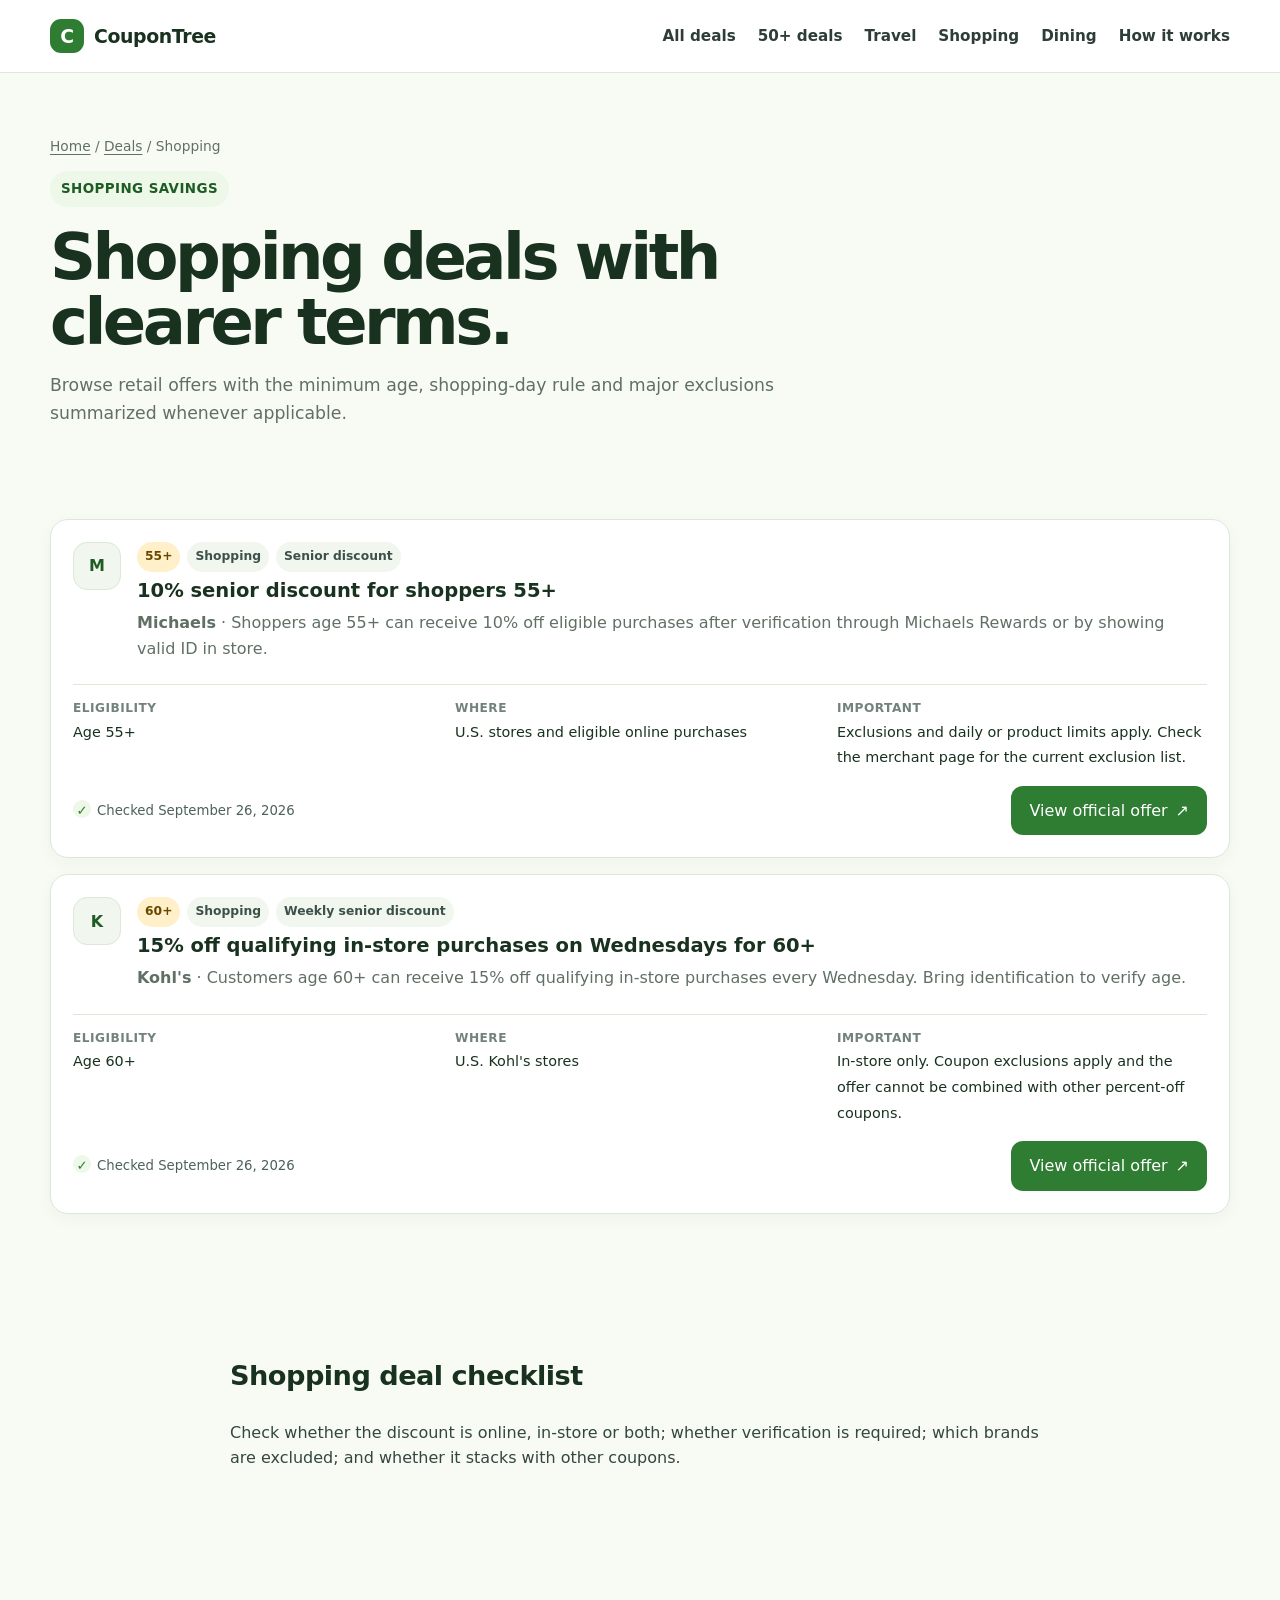
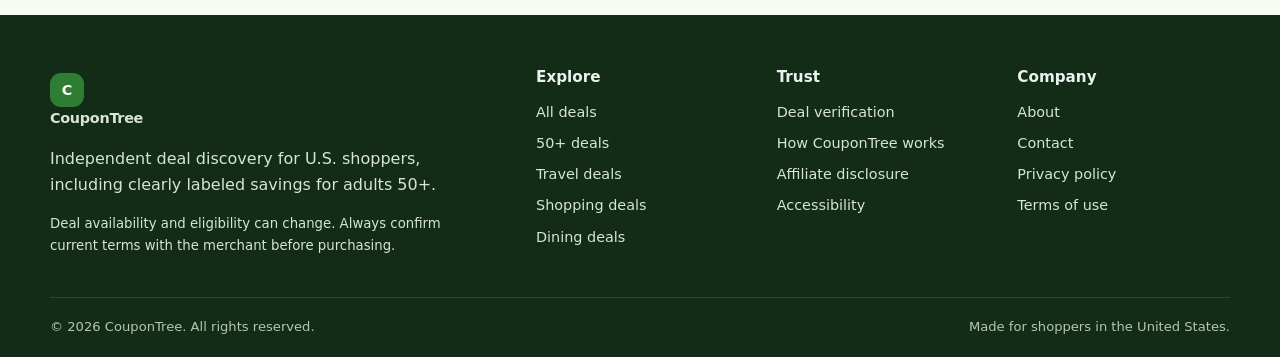
<file: categories/shopping/index.html>
<!doctype html>
<html lang="en-US">
<head>
<meta charset="utf-8">
<meta name="viewport" content="width=device-width,initial-scale=1">
<title>Shopping Deals | CouponTree</title>
<meta name="description" content="Browse verified shopping discount listings on CouponTree, including age-based offers when available.">
<link rel="canonical" href="https://coupontree.com/categories/shopping/">
<meta property="og:type" content="website">
<meta property="og:site_name" content="CouponTree">
<meta property="og:title" content="Shopping Deals | CouponTree">
<meta property="og:description" content="Browse verified shopping discount listings on CouponTree, including age-based offers when available.">
<meta property="og:url" content="https://coupontree.com/categories/shopping/">
<meta name="twitter:card" content="summary">

<link rel="icon" href="/assets/favicon.svg" type="image/svg+xml">
<link rel="manifest" href="/manifest.webmanifest">
<meta name="theme-color" content="#0b735f">
<style>

:root{--bg:#f8fbf4;--surface:#ffffff;--text:#18321f;--muted:#607064;--line:#dce8d8;--brand:#2f7d32;--brand-dark:#1f5b24;--accent:#f4c95d;--soft:#edf8e8;--danger:#a14433;--shadow:0 14px 40px rgba(45,88,41,.10);--radius:18px;--max:1180px}*{box-sizing:border-box}html{scroll-behavior:smooth}body{margin:0;background:var(--bg);color:var(--text);font-family:Inter,ui-sans-serif,system-ui,-apple-system,BlinkMacSystemFont,"Segoe UI",sans-serif;line-height:1.6;-webkit-font-smoothing:antialiased}a{color:var(--brand-dark);text-underline-offset:3px}img{max-width:100%;height:auto}.wrap{width:min(calc(100% - 32px),var(--max));margin-inline:auto}.skip-link{position:absolute;left:-9999px;top:0;background:#fff;padding:10px 14px;z-index:100}.skip-link:focus{left:12px;top:12px}.sr-only{position:absolute;width:1px;height:1px;padding:0;margin:-1px;overflow:hidden;clip:rect(0,0,0,0);white-space:nowrap;border:0}.site-header{position:sticky;top:0;z-index:50;background:rgba(255,255,255,.95);backdrop-filter:blur(8px);border-bottom:1px solid var(--line)}.header-inner{min-height:72px;display:flex;align-items:center;gap:28px}.brand{display:inline-flex;align-items:center;gap:10px;color:var(--text);text-decoration:none;font-weight:850;font-size:1.18rem;letter-spacing:-.02em}.brand-mark{display:grid;place-items:center;width:34px;height:34px;border-radius:11px;background:var(--brand);color:#fff;font-weight:900}.main-nav{display:flex;align-items:center;gap:22px;font-size:.95rem;font-weight:650}.main-nav a{color:#2e3d39;text-decoration:none}.main-nav a:hover,.main-nav a:focus{color:var(--brand)}#site-nav{margin-left:auto}.nav-toggle{display:none;border:1px solid var(--line);background:#fff;border-radius:10px;padding:8px 11px;font-size:1.2rem}.hero{padding:76px 0 56px;background:linear-gradient(180deg,#f0f9e9 0%,#fffdf5 52%,var(--bg) 100%)}.hero-grid{display:grid;grid-template-columns:1.25fr .75fr;gap:44px;align-items:center}.eyebrow{display:inline-flex;gap:8px;align-items:center;padding:7px 11px;border-radius:999px;background:var(--soft);color:var(--brand-dark);font-size:.84rem;font-weight:800;letter-spacing:.03em;text-transform:uppercase}.hero h1,.page-hero h1{font-size:clamp(2.45rem,6vw,4.9rem);line-height:1.02;letter-spacing:-.055em;margin:18px 0 20px;max-width:900px}.hero p{font-size:1.12rem;color:var(--muted);max-width:720px}.hero-card{background:#183b20;color:#fff;padding:28px;border-radius:26px;box-shadow:var(--shadow)}.hero-card h2{font-size:1.6rem;margin:0 0 8px}.hero-card p{color:#d4e4df;font-size:1rem}.age-row{display:flex;flex-wrap:wrap;gap:8px;margin:18px 0}.age-pill{background:rgba(255,255,255,.1);border:1px solid rgba(255,255,255,.18);padding:7px 10px;border-radius:999px;font-size:.86rem;font-weight:750}.search{margin-top:26px;display:flex;gap:10px;max-width:720px}.search input{flex:1;min-width:0;border:1px solid #cbd9d4;border-radius:14px;padding:15px 16px;font:inherit;background:#fff}.btn{display:inline-flex;align-items:center;justify-content:center;gap:8px;min-height:46px;padding:11px 17px;border:1px solid transparent;border-radius:12px;text-decoration:none;font-weight:800;cursor:pointer;font:inherit}.btn-primary{background:var(--brand);color:#fff}.btn-primary:hover{background:var(--brand-dark)}.btn-secondary{background:#fff;color:var(--brand-dark);border-color:var(--line)}.btn-dark{background:#fff;color:#183b20}.section{padding:64px 0}.section-tight{padding:38px 0}.section-head{display:flex;align-items:end;justify-content:space-between;gap:24px;margin-bottom:24px}.section-head h2{font-size:clamp(1.75rem,3vw,2.65rem);letter-spacing:-.035em;margin:0}.section-head p{margin:6px 0 0;color:var(--muted);max-width:700px}.card-grid{display:grid;grid-template-columns:repeat(3,1fr);gap:18px}.category-grid{display:grid;grid-template-columns:repeat(3,1fr);gap:18px}.category-card,.info-card,.deal-card{background:var(--surface);border:1px solid var(--line);border-radius:var(--radius);box-shadow:0 5px 18px rgba(15,60,49,.04)}.category-card{padding:24px;text-decoration:none;color:var(--text);transition:transform .18s ease,border-color .18s ease}.category-card:hover{transform:translateY(-2px);border-color:#bdd6b7}.category-card span{display:block;color:var(--muted);font-size:.94rem;margin-top:6px}.category-icon{display:grid;place-items:center;width:42px;height:42px;border-radius:13px;background:var(--soft);color:var(--brand);font-size:1.2rem;font-weight:900}.deals-layout{display:grid;grid-template-columns:250px 1fr;gap:24px}.filters{position:sticky;top:92px;align-self:start;background:#fff;border:1px solid var(--line);border-radius:var(--radius);padding:20px}.filters h2{font-size:1rem;margin:0 0 12px}.filter-group{margin:18px 0}.filter-group label{display:block;font-size:.9rem;font-weight:700;margin-bottom:6px}.filters select,.filters input{width:100%;border:1px solid #cbd9d4;border-radius:10px;padding:10px;font:inherit;background:#fff}.deal-list{display:grid;gap:16px}.deal-card{padding:22px}.deal-top{display:flex;align-items:flex-start;gap:16px}.merchant-logo{display:grid;place-items:center;flex:0 0 48px;width:48px;height:48px;border-radius:14px;background:#f1f7ee;border:1px solid var(--line);font-weight:900;color:var(--brand-dark)}.deal-main{min-width:0;flex:1}.deal-meta{display:flex;flex-wrap:wrap;gap:7px;margin-bottom:6px}.tag{display:inline-flex;align-items:center;border-radius:999px;background:#f1f7ee;padding:5px 8px;font-size:.77rem;font-weight:780;color:#3c514b}.tag-age{background:#fff0ca;color:#684800}.deal-card h3{margin:4px 0 6px;font-size:1.22rem;line-height:1.3}.deal-card p{margin:7px 0;color:var(--muted)}.deal-details{display:grid;grid-template-columns:repeat(3,1fr);gap:12px;margin:16px 0;border-top:1px solid var(--line);padding-top:14px}.deal-details strong{display:block;font-size:.76rem;text-transform:uppercase;letter-spacing:.04em;color:#73827e}.deal-details span{font-size:.9rem}.deal-actions{display:flex;align-items:center;justify-content:space-between;gap:12px;margin-top:16px}.verified{font-size:.83rem;color:#4d615b}.verified::before{content:"✓";display:inline-grid;place-items:center;width:18px;height:18px;border-radius:50%;background:var(--soft);color:var(--brand);font-weight:900;margin-right:6px}.trust-band{background:#183b20;color:#fff}.trust-grid{display:grid;grid-template-columns:1.1fr repeat(3,.63fr);gap:22px;align-items:start}.trust-grid h2{font-size:2.15rem;letter-spacing:-.035em;margin:0}.trust-grid p{color:#d9ead7}.trust-stat strong{display:block;font-size:1.4rem}.trust-stat span{font-size:.9rem;color:#d9ead7}.page-hero{padding:62px 0 36px}.page-hero h1{font-size:clamp(2.35rem,5vw,4rem);margin-bottom:16px}.page-hero p{font-size:1.08rem;color:var(--muted);max-width:800px}.prose{max-width:820px}.prose h2{margin-top:38px;font-size:1.7rem;letter-spacing:-.02em}.prose h3{margin-top:28px}.prose p,.prose li{color:#344640}.prose ul,.prose ol{padding-left:1.25rem}.callout{border:1px solid #bad8ce;background:var(--soft);padding:18px 20px;border-radius:14px;margin:22px 0}.callout.warning{border-color:#ecd08a;background:#fff8e7}.legal-updated{font-size:.9rem;color:var(--muted);margin-top:-5px}.two-col{display:grid;grid-template-columns:1fr 1fr;gap:22px}.info-card{padding:24px}.info-card h2,.info-card h3{margin-top:0}.steps{counter-reset:step;display:grid;grid-template-columns:repeat(3,1fr);gap:18px}.step{counter-increment:step;background:#fff;border:1px solid var(--line);border-radius:var(--radius);padding:24px}.step::before{content:counter(step);display:grid;place-items:center;width:34px;height:34px;border-radius:50%;background:var(--brand);color:#fff;font-weight:900;margin-bottom:18px}.empty{background:#fff;border:1px dashed #b9d1b3;border-radius:16px;padding:32px;text-align:center;color:var(--muted)}.notice{font-size:.92rem;background:#fff8e7;border:1px solid #ecd08a;border-radius:12px;padding:12px 14px}.site-footer{margin-top:64px;background:#132c18;color:#eaf2ef;padding:50px 0 20px}.footer-grid{display:grid;grid-template-columns:1.4fr repeat(3,.65fr);gap:28px}.footer-grid h2{font-size:.95rem;margin:0 0 12px}.footer-grid a{display:block;color:#d7e5d2;text-decoration:none;margin:8px 0;font-size:.9rem}.footer-grid p{color:#d7e5d2;max-width:420px}.brand-footer{color:#fff}.fine{font-size:.83rem}.footer-bottom{border-top:1px solid rgba(255,255,255,.12);margin-top:28px;padding-top:18px;display:flex;justify-content:space-between;gap:18px;color:#b4c7ae;font-size:.82rem}.breadcrumb{font-size:.86rem;color:var(--muted);margin-bottom:14px}.breadcrumb a{color:var(--muted)}.faq details{background:#fff;border:1px solid var(--line);border-radius:12px;padding:0 18px;margin:10px 0}.faq summary{cursor:pointer;font-weight:780;padding:16px 0}.faq details p{padding:0 0 16px;margin:0;color:var(--muted)}.badge-row{display:flex;flex-wrap:wrap;gap:10px;margin-top:20px}.mini-badge{padding:8px 11px;background:#fff;border:1px solid var(--line);border-radius:999px;font-size:.85rem;font-weight:700}.result-count{font-size:.9rem;color:var(--muted);margin-bottom:14px}.source-note{font-size:.83rem;color:var(--muted)}.ad-note{background:#f1f7ee;border-left:4px solid var(--brand);padding:14px 16px;border-radius:8px}.contact-card{max-width:680px}.contact-line{display:flex;gap:12px;align-items:flex-start;padding:16px 0;border-bottom:1px solid var(--line)}.contact-line:last-child{border-bottom:0}.contact-label{font-weight:800;min-width:120px}.hide{display:none!important}@media(max-width:900px){.main-nav{gap:14px;flex-wrap:wrap}.hero-grid,.trust-grid,.footer-grid{grid-template-columns:1fr 1fr}.card-grid,.category-grid,.steps{grid-template-columns:1fr 1fr}.deals-layout{grid-template-columns:1fr}.filters{position:static}.hero{padding-top:52px}}@media(max-width:720px){.wrap{width:min(calc(100% - 24px),var(--max))}.nav-toggle{display:block;margin-left:auto}#site-nav{display:none;position:absolute;left:12px;right:12px;top:66px;background:#fff;border:1px solid var(--line);border-radius:14px;box-shadow:var(--shadow);padding:10px}.nav-open #site-nav{display:block}.main-nav{display:grid;gap:0}.main-nav a{padding:11px 10px;border-bottom:1px solid #edf2ef}.main-nav a:last-child{border-bottom:0}.hero-grid,.trust-grid,.footer-grid,.card-grid,.category-grid,.steps,.two-col{grid-template-columns:1fr}.hero h1,.page-hero h1{letter-spacing:-.045em}.search{flex-direction:column}.section{padding:48px 0}.section-head{align-items:start;flex-direction:column}.deal-top{align-items:flex-start}.deal-details{grid-template-columns:1fr}.deal-actions{align-items:stretch;flex-direction:column}.deal-actions .btn{width:100%}.footer-bottom{flex-direction:column}.contact-line{flex-direction:column;gap:3px}.contact-label{min-width:0}}@media(prefers-reduced-motion:reduce){html{scroll-behavior:auto}*{transition:none!important}}

</style>
<script type="application/json" id="coupontree-data">
[
  {
    "id": "amtrak-senior-10",
    "merchant": "Amtrak",
    "title": "10% off most rail fares for travelers 65+",
    "age": 65,
    "category": "Travel",
    "type": "Senior fare",
    "availability": "Most Amtrak trains in the U.S.",
    "summary": "Travelers age 65+ can receive 10% off most rail fares on most Amtrak trains. Valid proof of age is required; exclusions apply.",
    "terms": "Does not apply to sleeping accommodation charges and may not combine with other offers. Cross-border service uses a different age threshold.",
    "url": "https://www.amtrak.com/seniors-discount",
    "verified": "September 26, 2026",
    "badge": "65+"
  },
  {
    "id": "michaels-senior-10",
    "merchant": "Michaels",
    "title": "10% senior discount for shoppers 55+",
    "age": 55,
    "category": "Shopping",
    "type": "Senior discount",
    "availability": "U.S. stores and eligible online purchases",
    "summary": "Shoppers age 55+ can receive 10% off eligible purchases after verification through Michaels Rewards or by showing valid ID in store.",
    "terms": "Exclusions and daily or product limits apply. Check the merchant page for the current exclusion list.",
    "url": "https://www.michaels.com/senior-discount",
    "verified": "September 26, 2026",
    "badge": "55+"
  },
  {
    "id": "kohls-senior-wednesday",
    "merchant": "Kohl's",
    "title": "15% off qualifying in-store purchases on Wednesdays for 60+",
    "age": 60,
    "category": "Shopping",
    "type": "Weekly senior discount",
    "availability": "U.S. Kohl's stores",
    "summary": "Customers age 60+ can receive 15% off qualifying in-store purchases every Wednesday. Bring identification to verify age.",
    "terms": "In-store only. Coupon exclusions apply and the offer cannot be combined with other percent-off coupons.",
    "url": "https://www.kohls.com/faq/article/101",
    "verified": "September 26, 2026",
    "badge": "60+"
  },
  {
    "id": "royal-caribbean-senior-rates",
    "merchant": "Royal Caribbean",
    "title": "Reduced senior prices on selected sailings for travelers 55+",
    "age": 55,
    "category": "Travel",
    "type": "Variable senior rate",
    "availability": "Selected sailings",
    "summary": "Royal Caribbean states that reduced senior prices are available on selected sailings for guests age 55+.",
    "terms": "At least one guest per stateroom must qualify. Availability and pricing vary by sailing and may change.",
    "url": "https://www.royalcaribbean.com/faq/questions/qualifications-special-pricing",
    "verified": "September 26, 2026",
    "badge": "55+"
  },
  {
    "id": "marriott-senior-rate",
    "merchant": "Marriott",
    "title": "Senior rates for eligible guests 62+ at participating hotels",
    "age": 62,
    "category": "Travel",
    "type": "Hotel senior rate",
    "availability": "Participating Marriott properties",
    "summary": "Guests age 62+ can access Marriott senior rates at participating properties, subject to availability and hotel-specific pricing.",
    "terms": "Valid proof of age may be required at check-in. Participating hotels, rates and availability vary.",
    "url": "https://help.marriott.com/s/article/senior-discount-rate",
    "verified": "September 26, 2026",
    "badge": "62+"
  },
  {
    "id": "ihop-55-menu",
    "merchant": "IHOP",
    "title": "Special-value 55+ menu at participating IHOP restaurants",
    "age": 55,
    "category": "Dining",
    "type": "55+ menu",
    "availability": "Participating U.S. IHOP restaurants",
    "summary": "IHOP lists a 55+ menu with specially priced all-day favorites. Menu items and prices vary by restaurant.",
    "terms": "Select your restaurant location and confirm the current local menu and pricing before visiting.",
    "url": "https://www.ihop.com/en/menu",
    "verified": "September 26, 2026",
    "badge": "55+"
  }
]
</script>
<script>

document.addEventListener('DOMContentLoaded', () => {
  const toggle = document.querySelector('.nav-toggle');
  if (toggle) toggle.addEventListener('click', () => {
    const open = document.body.classList.toggle('nav-open');
    toggle.setAttribute('aria-expanded', String(open));
  });
  const y = document.getElementById('year'); if (y) y.textContent = new Date().getFullYear();

  const homeInput = document.querySelector('[data-home-search]');
  const homeButton = document.getElementById('home-search-button');
  if (homeInput && homeButton) {
    const syncHome = () => {
      const q = homeInput.value.trim();
      homeButton.href = '/deals/' + (q ? '?q=' + encodeURIComponent(q) : '');
    };
    homeInput.addEventListener('input', syncHome);
    homeInput.addEventListener('keydown', e => { if (e.key === 'Enter') { syncHome(); location.href = homeButton.href; } });
  }
  const queryValue = new URLSearchParams(location.search).get('q');
  if (queryValue) {
    const dealSearchInput = document.querySelector('[data-deal-search]');
    if (dealSearchInput) dealSearchInput.value = queryValue;
  }

  const containers = document.querySelectorAll('[data-deals]');
  if (!containers.length) return;
  const embeddedData = document.getElementById('coupontree-data');
  const dealsPromise = embeddedData
    ? Promise.resolve(JSON.parse(embeddedData.textContent))
    : fetch('/assets/deals.json').then(r => { if (!r.ok) throw new Error('Deal data not found'); return r.json(); });
  dealsPromise.then(deals => {
    containers.forEach(container => {
      const presetCategory = container.dataset.category || '';
      const minAgePreset = Number(container.dataset.minAge || 0);
      const search = document.querySelector('[data-deal-search]');
      const age = document.querySelector('[data-age-filter]');
      const category = document.querySelector('[data-category-filter]');
      const count = document.querySelector('[data-result-count]');
      const render = () => {
        const q = (search?.value || '').trim().toLowerCase();
        const ageValue = Number(age?.value || minAgePreset || 0);
        const catValue = category?.value || presetCategory;
        const filtered = deals.filter(d => {
          const hay = `${d.merchant} ${d.title} ${d.category} ${d.summary}`.toLowerCase();
          const qok = !q || hay.includes(q);
          const aok = !ageValue || d.age >= ageValue;
          const cok = !catValue || d.category === catValue;
          return qok && aok && cok;
        });
        container.innerHTML = filtered.length ? filtered.map(card).join('') : `<div class="empty"><strong>No matching deals.</strong><br>Try a different keyword or filter.</div>`;
        if (count) count.textContent = `${filtered.length} verified deal${filtered.length === 1 ? '' : 's'} shown`;
      };
      [search,age,category].forEach(el => el?.addEventListener(el.tagName === 'INPUT' ? 'input':'change', render));
      render();
    });
  }).catch(() => {
    containers.forEach(c => c.innerHTML = '<div class="empty">Deals could not be loaded. Please refresh the page.</div>');
  });
  function card(d){
    const initial = d.merchant.slice(0,1).toUpperCase();
    return `<article class="deal-card">
      <div class="deal-top"><div class="merchant-logo" aria-hidden="true">${esc(initial)}</div><div class="deal-main">
      <div class="deal-meta"><span class="tag tag-age">${esc(d.badge)}</span><span class="tag">${esc(d.category)}</span><span class="tag">${esc(d.type)}</span></div>
      <h3>${esc(d.title)}</h3><p><strong>${esc(d.merchant)}</strong> · ${esc(d.summary)}</p></div></div>
      <div class="deal-details"><div><strong>Eligibility</strong><span>Age ${d.age}+</span></div><div><strong>Where</strong><span>${esc(d.availability)}</span></div><div><strong>Important</strong><span>${esc(d.terms)}</span></div></div>
      <div class="deal-actions"><span class="verified">Checked ${esc(d.verified)}</span><a class="btn btn-primary" href="${escAttr(d.url)}" target="_blank" rel="noopener">View official offer <span aria-hidden="true">↗</span></a></div>
    </article>`;
  }
  function esc(s){return String(s).replace(/[&<>"']/g,m=>({'&':'&amp;','<':'&lt;','>':'&gt;','"':'&quot;',"'":'&#39;'}[m]))}
  function escAttr(s){return esc(s)}
});

</script>


</head>
<body class="">
<a class="skip-link" href="#main">Skip to content</a>
<header class="site-header">
  <div class="wrap header-inner">
    <a class="brand" href="/" aria-label="CouponTree home"><span class="brand-mark" aria-hidden="true">C</span><span>CouponTree</span></a>
    <button class="nav-toggle" type="button" aria-expanded="false" aria-controls="site-nav"><span class="sr-only">Toggle navigation</span><span aria-hidden="true">☰</span></button>
    <div id="site-nav">
<nav class="main-nav" aria-label="Primary navigation">
  <a href="/deals/">All deals</a>
  <a href="/50-plus-deals/">50+ deals</a>
  <a href="/categories/travel/">Travel</a>
  <a href="/categories/shopping/">Shopping</a>
  <a href="/categories/dining/">Dining</a>
  <a href="/how-it-works/">How it works</a>
</nav></div>
  </div>
</header>
<main id="main"><section class="page-hero"><div class="wrap"><div class="breadcrumb"><a href="/">Home</a> / <a href="/deals/">Deals</a> / Shopping</div><span class="eyebrow">Shopping savings</span><h1>Shopping deals with clearer terms.</h1><p>Browse retail offers with the minimum age, shopping-day rule and major exclusions summarized whenever applicable.</p></div></section><section class="section-tight"><div class="wrap"><div class="deal-list" data-deals data-category="Shopping"></div></div></section><section class="section"><div class="wrap prose"><h2>Shopping deal checklist</h2><p>Check whether the discount is online, in-store or both; whether verification is required; which brands are excluded; and whether it stacks with other coupons.</p></div></section></main>

<footer class="site-footer">
  <div class="wrap footer-grid">
    <div>
      <a class="brand brand-footer" href="/" aria-label="CouponTree home"><span class="brand-mark" aria-hidden="true">C</span><span>CouponTree</span></a>
      <p>Independent deal discovery for U.S. shoppers, including clearly labeled savings for adults 50+.</p>
      <p class="fine">Deal availability and eligibility can change. Always confirm current terms with the merchant before purchasing.</p>
    </div>
    <div>
      <h2>Explore</h2>
      <a href="/deals/">All deals</a>
      <a href="/50-plus-deals/">50+ deals</a>
      <a href="/categories/travel/">Travel deals</a>
      <a href="/categories/shopping/">Shopping deals</a>
      <a href="/categories/dining/">Dining deals</a>
    </div>
    <div>
      <h2>Trust</h2>
      <a href="/deal-verification/">Deal verification</a>
      <a href="/how-it-works/">How CouponTree works</a>
      <a href="/affiliate-disclosure/">Affiliate disclosure</a>
      <a href="/accessibility/">Accessibility</a>
    </div>
    <div>
      <h2>Company</h2>
      <a href="/about/">About</a>
      <a href="/contact/">Contact</a>
      <a href="/privacy/">Privacy policy</a>
      <a href="/terms/">Terms of use</a>
    </div>
  </div>
  <div class="wrap footer-bottom"><span>© <span id="year">2026</span> CouponTree. All rights reserved.</span><span>Made for shoppers in the United States.</span></div>
</footer>
</body>
</html>
</file>
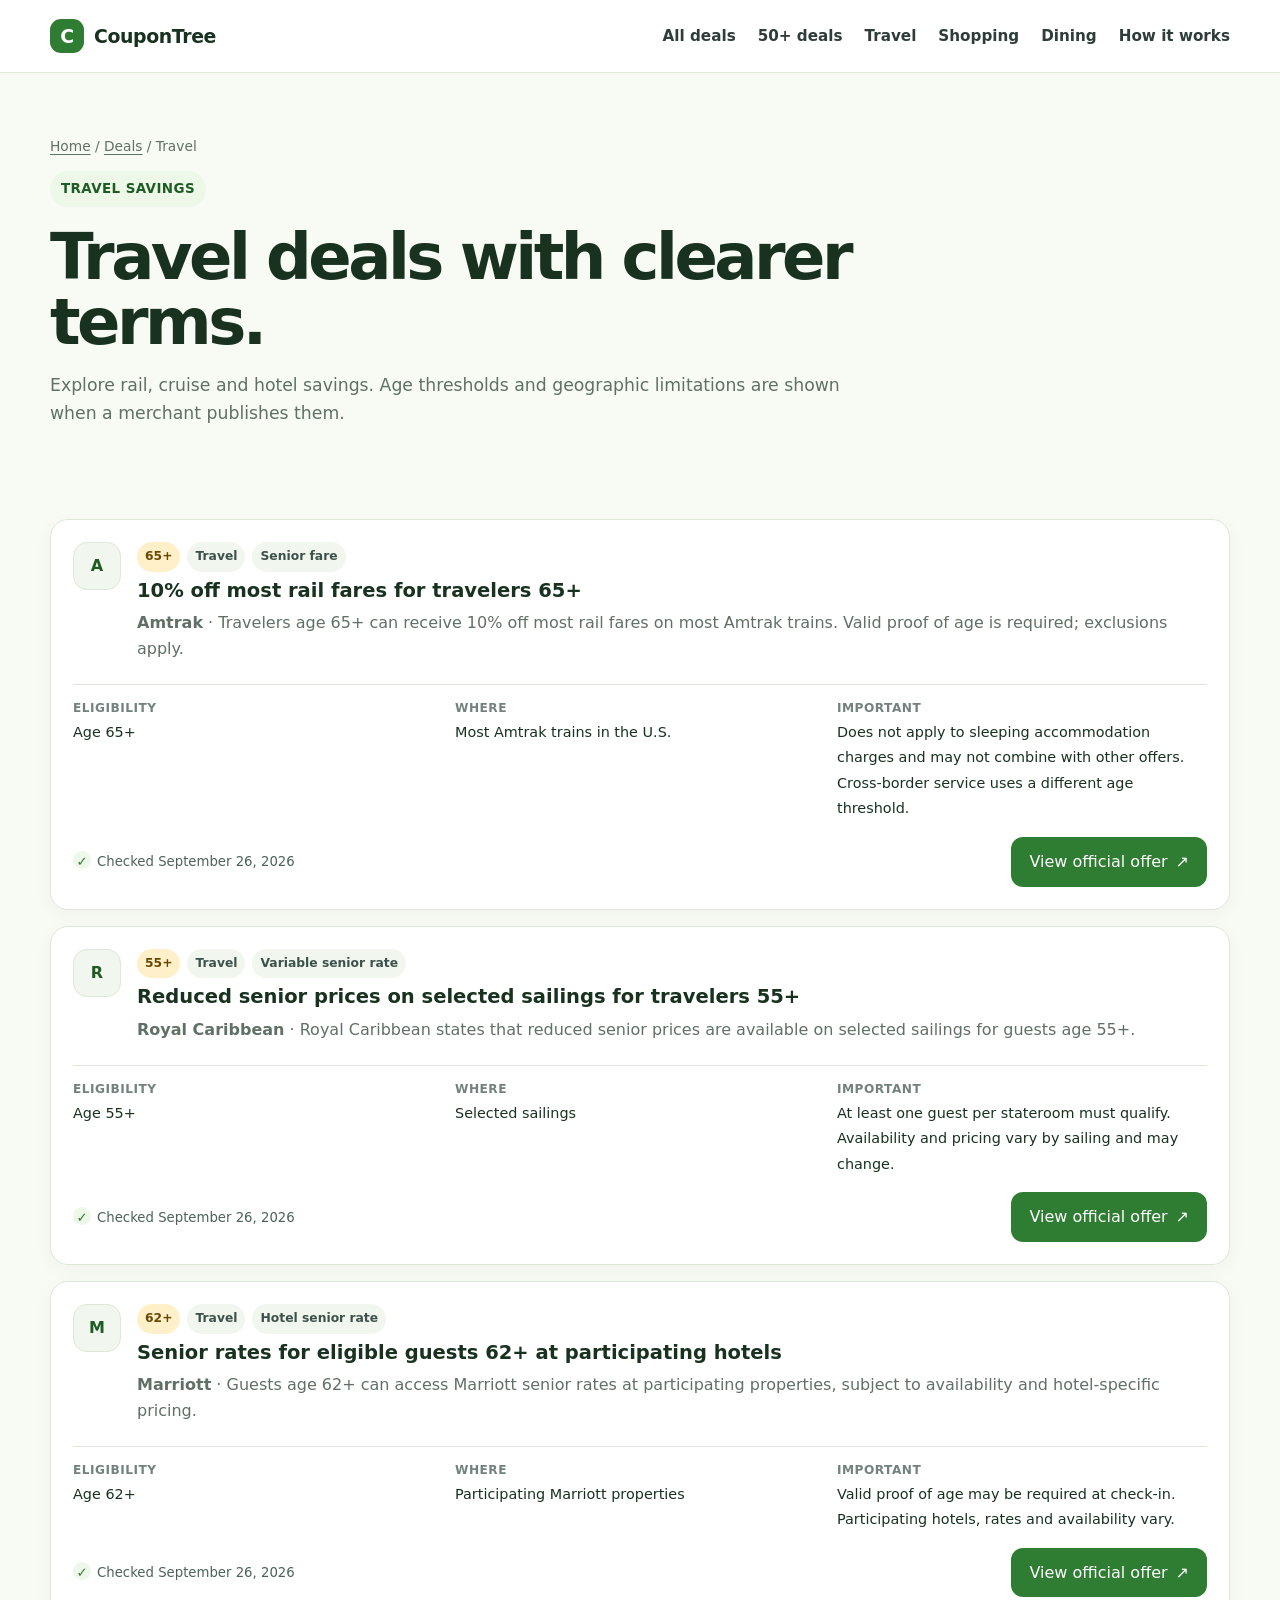
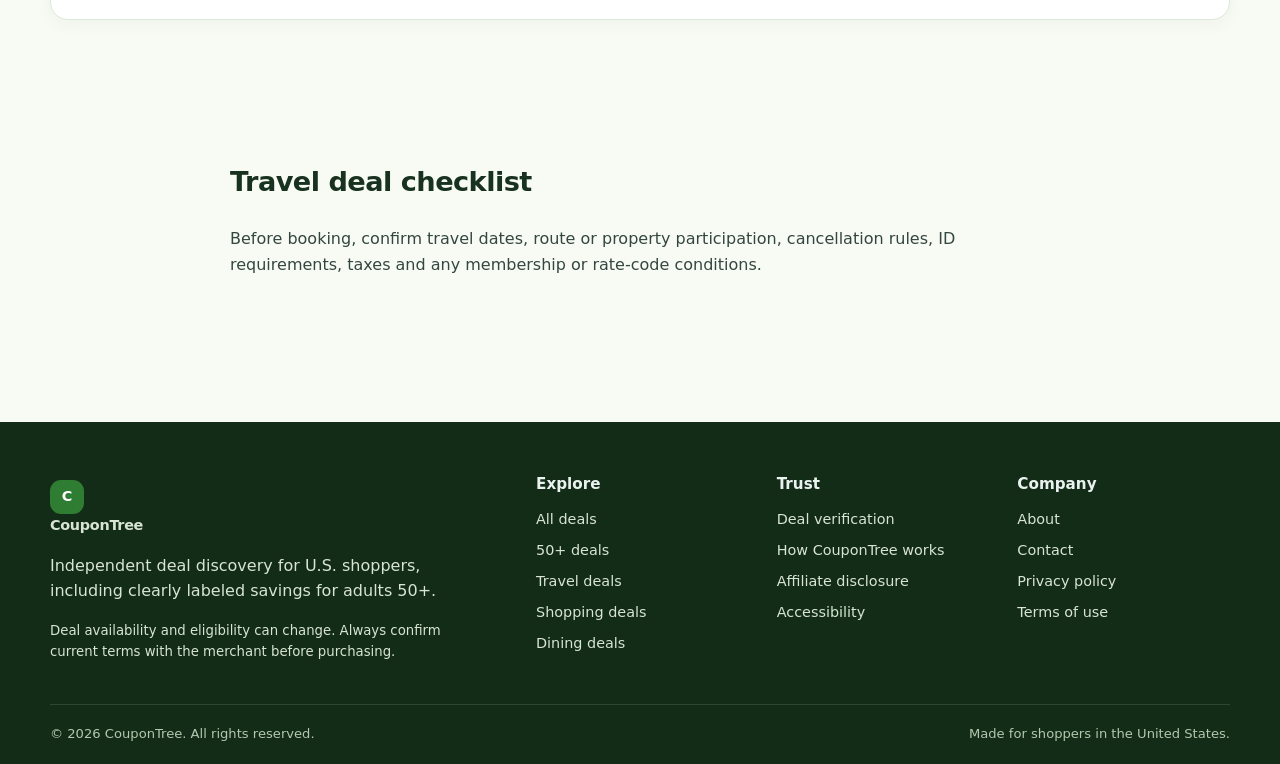
<file: categories/travel/index.html>
<!doctype html>
<html lang="en-US">
<head>
<meta charset="utf-8">
<meta name="viewport" content="width=device-width,initial-scale=1">
<title>Travel Deals | CouponTree</title>
<meta name="description" content="Browse verified travel discount listings on CouponTree, including age-based offers when available.">
<link rel="canonical" href="https://coupontree.com/categories/travel/">
<meta property="og:type" content="website">
<meta property="og:site_name" content="CouponTree">
<meta property="og:title" content="Travel Deals | CouponTree">
<meta property="og:description" content="Browse verified travel discount listings on CouponTree, including age-based offers when available.">
<meta property="og:url" content="https://coupontree.com/categories/travel/">
<meta name="twitter:card" content="summary">

<link rel="icon" href="/assets/favicon.svg" type="image/svg+xml">
<link rel="manifest" href="/manifest.webmanifest">
<meta name="theme-color" content="#0b735f">
<style>

:root{--bg:#f8fbf4;--surface:#ffffff;--text:#18321f;--muted:#607064;--line:#dce8d8;--brand:#2f7d32;--brand-dark:#1f5b24;--accent:#f4c95d;--soft:#edf8e8;--danger:#a14433;--shadow:0 14px 40px rgba(45,88,41,.10);--radius:18px;--max:1180px}*{box-sizing:border-box}html{scroll-behavior:smooth}body{margin:0;background:var(--bg);color:var(--text);font-family:Inter,ui-sans-serif,system-ui,-apple-system,BlinkMacSystemFont,"Segoe UI",sans-serif;line-height:1.6;-webkit-font-smoothing:antialiased}a{color:var(--brand-dark);text-underline-offset:3px}img{max-width:100%;height:auto}.wrap{width:min(calc(100% - 32px),var(--max));margin-inline:auto}.skip-link{position:absolute;left:-9999px;top:0;background:#fff;padding:10px 14px;z-index:100}.skip-link:focus{left:12px;top:12px}.sr-only{position:absolute;width:1px;height:1px;padding:0;margin:-1px;overflow:hidden;clip:rect(0,0,0,0);white-space:nowrap;border:0}.site-header{position:sticky;top:0;z-index:50;background:rgba(255,255,255,.95);backdrop-filter:blur(8px);border-bottom:1px solid var(--line)}.header-inner{min-height:72px;display:flex;align-items:center;gap:28px}.brand{display:inline-flex;align-items:center;gap:10px;color:var(--text);text-decoration:none;font-weight:850;font-size:1.18rem;letter-spacing:-.02em}.brand-mark{display:grid;place-items:center;width:34px;height:34px;border-radius:11px;background:var(--brand);color:#fff;font-weight:900}.main-nav{display:flex;align-items:center;gap:22px;font-size:.95rem;font-weight:650}.main-nav a{color:#2e3d39;text-decoration:none}.main-nav a:hover,.main-nav a:focus{color:var(--brand)}#site-nav{margin-left:auto}.nav-toggle{display:none;border:1px solid var(--line);background:#fff;border-radius:10px;padding:8px 11px;font-size:1.2rem}.hero{padding:76px 0 56px;background:linear-gradient(180deg,#f0f9e9 0%,#fffdf5 52%,var(--bg) 100%)}.hero-grid{display:grid;grid-template-columns:1.25fr .75fr;gap:44px;align-items:center}.eyebrow{display:inline-flex;gap:8px;align-items:center;padding:7px 11px;border-radius:999px;background:var(--soft);color:var(--brand-dark);font-size:.84rem;font-weight:800;letter-spacing:.03em;text-transform:uppercase}.hero h1,.page-hero h1{font-size:clamp(2.45rem,6vw,4.9rem);line-height:1.02;letter-spacing:-.055em;margin:18px 0 20px;max-width:900px}.hero p{font-size:1.12rem;color:var(--muted);max-width:720px}.hero-card{background:#183b20;color:#fff;padding:28px;border-radius:26px;box-shadow:var(--shadow)}.hero-card h2{font-size:1.6rem;margin:0 0 8px}.hero-card p{color:#d4e4df;font-size:1rem}.age-row{display:flex;flex-wrap:wrap;gap:8px;margin:18px 0}.age-pill{background:rgba(255,255,255,.1);border:1px solid rgba(255,255,255,.18);padding:7px 10px;border-radius:999px;font-size:.86rem;font-weight:750}.search{margin-top:26px;display:flex;gap:10px;max-width:720px}.search input{flex:1;min-width:0;border:1px solid #cbd9d4;border-radius:14px;padding:15px 16px;font:inherit;background:#fff}.btn{display:inline-flex;align-items:center;justify-content:center;gap:8px;min-height:46px;padding:11px 17px;border:1px solid transparent;border-radius:12px;text-decoration:none;font-weight:800;cursor:pointer;font:inherit}.btn-primary{background:var(--brand);color:#fff}.btn-primary:hover{background:var(--brand-dark)}.btn-secondary{background:#fff;color:var(--brand-dark);border-color:var(--line)}.btn-dark{background:#fff;color:#183b20}.section{padding:64px 0}.section-tight{padding:38px 0}.section-head{display:flex;align-items:end;justify-content:space-between;gap:24px;margin-bottom:24px}.section-head h2{font-size:clamp(1.75rem,3vw,2.65rem);letter-spacing:-.035em;margin:0}.section-head p{margin:6px 0 0;color:var(--muted);max-width:700px}.card-grid{display:grid;grid-template-columns:repeat(3,1fr);gap:18px}.category-grid{display:grid;grid-template-columns:repeat(3,1fr);gap:18px}.category-card,.info-card,.deal-card{background:var(--surface);border:1px solid var(--line);border-radius:var(--radius);box-shadow:0 5px 18px rgba(15,60,49,.04)}.category-card{padding:24px;text-decoration:none;color:var(--text);transition:transform .18s ease,border-color .18s ease}.category-card:hover{transform:translateY(-2px);border-color:#bdd6b7}.category-card span{display:block;color:var(--muted);font-size:.94rem;margin-top:6px}.category-icon{display:grid;place-items:center;width:42px;height:42px;border-radius:13px;background:var(--soft);color:var(--brand);font-size:1.2rem;font-weight:900}.deals-layout{display:grid;grid-template-columns:250px 1fr;gap:24px}.filters{position:sticky;top:92px;align-self:start;background:#fff;border:1px solid var(--line);border-radius:var(--radius);padding:20px}.filters h2{font-size:1rem;margin:0 0 12px}.filter-group{margin:18px 0}.filter-group label{display:block;font-size:.9rem;font-weight:700;margin-bottom:6px}.filters select,.filters input{width:100%;border:1px solid #cbd9d4;border-radius:10px;padding:10px;font:inherit;background:#fff}.deal-list{display:grid;gap:16px}.deal-card{padding:22px}.deal-top{display:flex;align-items:flex-start;gap:16px}.merchant-logo{display:grid;place-items:center;flex:0 0 48px;width:48px;height:48px;border-radius:14px;background:#f1f7ee;border:1px solid var(--line);font-weight:900;color:var(--brand-dark)}.deal-main{min-width:0;flex:1}.deal-meta{display:flex;flex-wrap:wrap;gap:7px;margin-bottom:6px}.tag{display:inline-flex;align-items:center;border-radius:999px;background:#f1f7ee;padding:5px 8px;font-size:.77rem;font-weight:780;color:#3c514b}.tag-age{background:#fff0ca;color:#684800}.deal-card h3{margin:4px 0 6px;font-size:1.22rem;line-height:1.3}.deal-card p{margin:7px 0;color:var(--muted)}.deal-details{display:grid;grid-template-columns:repeat(3,1fr);gap:12px;margin:16px 0;border-top:1px solid var(--line);padding-top:14px}.deal-details strong{display:block;font-size:.76rem;text-transform:uppercase;letter-spacing:.04em;color:#73827e}.deal-details span{font-size:.9rem}.deal-actions{display:flex;align-items:center;justify-content:space-between;gap:12px;margin-top:16px}.verified{font-size:.83rem;color:#4d615b}.verified::before{content:"✓";display:inline-grid;place-items:center;width:18px;height:18px;border-radius:50%;background:var(--soft);color:var(--brand);font-weight:900;margin-right:6px}.trust-band{background:#183b20;color:#fff}.trust-grid{display:grid;grid-template-columns:1.1fr repeat(3,.63fr);gap:22px;align-items:start}.trust-grid h2{font-size:2.15rem;letter-spacing:-.035em;margin:0}.trust-grid p{color:#d9ead7}.trust-stat strong{display:block;font-size:1.4rem}.trust-stat span{font-size:.9rem;color:#d9ead7}.page-hero{padding:62px 0 36px}.page-hero h1{font-size:clamp(2.35rem,5vw,4rem);margin-bottom:16px}.page-hero p{font-size:1.08rem;color:var(--muted);max-width:800px}.prose{max-width:820px}.prose h2{margin-top:38px;font-size:1.7rem;letter-spacing:-.02em}.prose h3{margin-top:28px}.prose p,.prose li{color:#344640}.prose ul,.prose ol{padding-left:1.25rem}.callout{border:1px solid #bad8ce;background:var(--soft);padding:18px 20px;border-radius:14px;margin:22px 0}.callout.warning{border-color:#ecd08a;background:#fff8e7}.legal-updated{font-size:.9rem;color:var(--muted);margin-top:-5px}.two-col{display:grid;grid-template-columns:1fr 1fr;gap:22px}.info-card{padding:24px}.info-card h2,.info-card h3{margin-top:0}.steps{counter-reset:step;display:grid;grid-template-columns:repeat(3,1fr);gap:18px}.step{counter-increment:step;background:#fff;border:1px solid var(--line);border-radius:var(--radius);padding:24px}.step::before{content:counter(step);display:grid;place-items:center;width:34px;height:34px;border-radius:50%;background:var(--brand);color:#fff;font-weight:900;margin-bottom:18px}.empty{background:#fff;border:1px dashed #b9d1b3;border-radius:16px;padding:32px;text-align:center;color:var(--muted)}.notice{font-size:.92rem;background:#fff8e7;border:1px solid #ecd08a;border-radius:12px;padding:12px 14px}.site-footer{margin-top:64px;background:#132c18;color:#eaf2ef;padding:50px 0 20px}.footer-grid{display:grid;grid-template-columns:1.4fr repeat(3,.65fr);gap:28px}.footer-grid h2{font-size:.95rem;margin:0 0 12px}.footer-grid a{display:block;color:#d7e5d2;text-decoration:none;margin:8px 0;font-size:.9rem}.footer-grid p{color:#d7e5d2;max-width:420px}.brand-footer{color:#fff}.fine{font-size:.83rem}.footer-bottom{border-top:1px solid rgba(255,255,255,.12);margin-top:28px;padding-top:18px;display:flex;justify-content:space-between;gap:18px;color:#b4c7ae;font-size:.82rem}.breadcrumb{font-size:.86rem;color:var(--muted);margin-bottom:14px}.breadcrumb a{color:var(--muted)}.faq details{background:#fff;border:1px solid var(--line);border-radius:12px;padding:0 18px;margin:10px 0}.faq summary{cursor:pointer;font-weight:780;padding:16px 0}.faq details p{padding:0 0 16px;margin:0;color:var(--muted)}.badge-row{display:flex;flex-wrap:wrap;gap:10px;margin-top:20px}.mini-badge{padding:8px 11px;background:#fff;border:1px solid var(--line);border-radius:999px;font-size:.85rem;font-weight:700}.result-count{font-size:.9rem;color:var(--muted);margin-bottom:14px}.source-note{font-size:.83rem;color:var(--muted)}.ad-note{background:#f1f7ee;border-left:4px solid var(--brand);padding:14px 16px;border-radius:8px}.contact-card{max-width:680px}.contact-line{display:flex;gap:12px;align-items:flex-start;padding:16px 0;border-bottom:1px solid var(--line)}.contact-line:last-child{border-bottom:0}.contact-label{font-weight:800;min-width:120px}.hide{display:none!important}@media(max-width:900px){.main-nav{gap:14px;flex-wrap:wrap}.hero-grid,.trust-grid,.footer-grid{grid-template-columns:1fr 1fr}.card-grid,.category-grid,.steps{grid-template-columns:1fr 1fr}.deals-layout{grid-template-columns:1fr}.filters{position:static}.hero{padding-top:52px}}@media(max-width:720px){.wrap{width:min(calc(100% - 24px),var(--max))}.nav-toggle{display:block;margin-left:auto}#site-nav{display:none;position:absolute;left:12px;right:12px;top:66px;background:#fff;border:1px solid var(--line);border-radius:14px;box-shadow:var(--shadow);padding:10px}.nav-open #site-nav{display:block}.main-nav{display:grid;gap:0}.main-nav a{padding:11px 10px;border-bottom:1px solid #edf2ef}.main-nav a:last-child{border-bottom:0}.hero-grid,.trust-grid,.footer-grid,.card-grid,.category-grid,.steps,.two-col{grid-template-columns:1fr}.hero h1,.page-hero h1{letter-spacing:-.045em}.search{flex-direction:column}.section{padding:48px 0}.section-head{align-items:start;flex-direction:column}.deal-top{align-items:flex-start}.deal-details{grid-template-columns:1fr}.deal-actions{align-items:stretch;flex-direction:column}.deal-actions .btn{width:100%}.footer-bottom{flex-direction:column}.contact-line{flex-direction:column;gap:3px}.contact-label{min-width:0}}@media(prefers-reduced-motion:reduce){html{scroll-behavior:auto}*{transition:none!important}}

</style>
<script type="application/json" id="coupontree-data">
[
  {
    "id": "amtrak-senior-10",
    "merchant": "Amtrak",
    "title": "10% off most rail fares for travelers 65+",
    "age": 65,
    "category": "Travel",
    "type": "Senior fare",
    "availability": "Most Amtrak trains in the U.S.",
    "summary": "Travelers age 65+ can receive 10% off most rail fares on most Amtrak trains. Valid proof of age is required; exclusions apply.",
    "terms": "Does not apply to sleeping accommodation charges and may not combine with other offers. Cross-border service uses a different age threshold.",
    "url": "https://www.amtrak.com/seniors-discount",
    "verified": "September 26, 2026",
    "badge": "65+"
  },
  {
    "id": "michaels-senior-10",
    "merchant": "Michaels",
    "title": "10% senior discount for shoppers 55+",
    "age": 55,
    "category": "Shopping",
    "type": "Senior discount",
    "availability": "U.S. stores and eligible online purchases",
    "summary": "Shoppers age 55+ can receive 10% off eligible purchases after verification through Michaels Rewards or by showing valid ID in store.",
    "terms": "Exclusions and daily or product limits apply. Check the merchant page for the current exclusion list.",
    "url": "https://www.michaels.com/senior-discount",
    "verified": "September 26, 2026",
    "badge": "55+"
  },
  {
    "id": "kohls-senior-wednesday",
    "merchant": "Kohl's",
    "title": "15% off qualifying in-store purchases on Wednesdays for 60+",
    "age": 60,
    "category": "Shopping",
    "type": "Weekly senior discount",
    "availability": "U.S. Kohl's stores",
    "summary": "Customers age 60+ can receive 15% off qualifying in-store purchases every Wednesday. Bring identification to verify age.",
    "terms": "In-store only. Coupon exclusions apply and the offer cannot be combined with other percent-off coupons.",
    "url": "https://www.kohls.com/faq/article/101",
    "verified": "September 26, 2026",
    "badge": "60+"
  },
  {
    "id": "royal-caribbean-senior-rates",
    "merchant": "Royal Caribbean",
    "title": "Reduced senior prices on selected sailings for travelers 55+",
    "age": 55,
    "category": "Travel",
    "type": "Variable senior rate",
    "availability": "Selected sailings",
    "summary": "Royal Caribbean states that reduced senior prices are available on selected sailings for guests age 55+.",
    "terms": "At least one guest per stateroom must qualify. Availability and pricing vary by sailing and may change.",
    "url": "https://www.royalcaribbean.com/faq/questions/qualifications-special-pricing",
    "verified": "September 26, 2026",
    "badge": "55+"
  },
  {
    "id": "marriott-senior-rate",
    "merchant": "Marriott",
    "title": "Senior rates for eligible guests 62+ at participating hotels",
    "age": 62,
    "category": "Travel",
    "type": "Hotel senior rate",
    "availability": "Participating Marriott properties",
    "summary": "Guests age 62+ can access Marriott senior rates at participating properties, subject to availability and hotel-specific pricing.",
    "terms": "Valid proof of age may be required at check-in. Participating hotels, rates and availability vary.",
    "url": "https://help.marriott.com/s/article/senior-discount-rate",
    "verified": "September 26, 2026",
    "badge": "62+"
  },
  {
    "id": "ihop-55-menu",
    "merchant": "IHOP",
    "title": "Special-value 55+ menu at participating IHOP restaurants",
    "age": 55,
    "category": "Dining",
    "type": "55+ menu",
    "availability": "Participating U.S. IHOP restaurants",
    "summary": "IHOP lists a 55+ menu with specially priced all-day favorites. Menu items and prices vary by restaurant.",
    "terms": "Select your restaurant location and confirm the current local menu and pricing before visiting.",
    "url": "https://www.ihop.com/en/menu",
    "verified": "September 26, 2026",
    "badge": "55+"
  }
]
</script>
<script>

document.addEventListener('DOMContentLoaded', () => {
  const toggle = document.querySelector('.nav-toggle');
  if (toggle) toggle.addEventListener('click', () => {
    const open = document.body.classList.toggle('nav-open');
    toggle.setAttribute('aria-expanded', String(open));
  });
  const y = document.getElementById('year'); if (y) y.textContent = new Date().getFullYear();

  const homeInput = document.querySelector('[data-home-search]');
  const homeButton = document.getElementById('home-search-button');
  if (homeInput && homeButton) {
    const syncHome = () => {
      const q = homeInput.value.trim();
      homeButton.href = '/deals/' + (q ? '?q=' + encodeURIComponent(q) : '');
    };
    homeInput.addEventListener('input', syncHome);
    homeInput.addEventListener('keydown', e => { if (e.key === 'Enter') { syncHome(); location.href = homeButton.href; } });
  }
  const queryValue = new URLSearchParams(location.search).get('q');
  if (queryValue) {
    const dealSearchInput = document.querySelector('[data-deal-search]');
    if (dealSearchInput) dealSearchInput.value = queryValue;
  }

  const containers = document.querySelectorAll('[data-deals]');
  if (!containers.length) return;
  const embeddedData = document.getElementById('coupontree-data');
  const dealsPromise = embeddedData
    ? Promise.resolve(JSON.parse(embeddedData.textContent))
    : fetch('/assets/deals.json').then(r => { if (!r.ok) throw new Error('Deal data not found'); return r.json(); });
  dealsPromise.then(deals => {
    containers.forEach(container => {
      const presetCategory = container.dataset.category || '';
      const minAgePreset = Number(container.dataset.minAge || 0);
      const search = document.querySelector('[data-deal-search]');
      const age = document.querySelector('[data-age-filter]');
      const category = document.querySelector('[data-category-filter]');
      const count = document.querySelector('[data-result-count]');
      const render = () => {
        const q = (search?.value || '').trim().toLowerCase();
        const ageValue = Number(age?.value || minAgePreset || 0);
        const catValue = category?.value || presetCategory;
        const filtered = deals.filter(d => {
          const hay = `${d.merchant} ${d.title} ${d.category} ${d.summary}`.toLowerCase();
          const qok = !q || hay.includes(q);
          const aok = !ageValue || d.age >= ageValue;
          const cok = !catValue || d.category === catValue;
          return qok && aok && cok;
        });
        container.innerHTML = filtered.length ? filtered.map(card).join('') : `<div class="empty"><strong>No matching deals.</strong><br>Try a different keyword or filter.</div>`;
        if (count) count.textContent = `${filtered.length} verified deal${filtered.length === 1 ? '' : 's'} shown`;
      };
      [search,age,category].forEach(el => el?.addEventListener(el.tagName === 'INPUT' ? 'input':'change', render));
      render();
    });
  }).catch(() => {
    containers.forEach(c => c.innerHTML = '<div class="empty">Deals could not be loaded. Please refresh the page.</div>');
  });
  function card(d){
    const initial = d.merchant.slice(0,1).toUpperCase();
    return `<article class="deal-card">
      <div class="deal-top"><div class="merchant-logo" aria-hidden="true">${esc(initial)}</div><div class="deal-main">
      <div class="deal-meta"><span class="tag tag-age">${esc(d.badge)}</span><span class="tag">${esc(d.category)}</span><span class="tag">${esc(d.type)}</span></div>
      <h3>${esc(d.title)}</h3><p><strong>${esc(d.merchant)}</strong> · ${esc(d.summary)}</p></div></div>
      <div class="deal-details"><div><strong>Eligibility</strong><span>Age ${d.age}+</span></div><div><strong>Where</strong><span>${esc(d.availability)}</span></div><div><strong>Important</strong><span>${esc(d.terms)}</span></div></div>
      <div class="deal-actions"><span class="verified">Checked ${esc(d.verified)}</span><a class="btn btn-primary" href="${escAttr(d.url)}" target="_blank" rel="noopener">View official offer <span aria-hidden="true">↗</span></a></div>
    </article>`;
  }
  function esc(s){return String(s).replace(/[&<>"']/g,m=>({'&':'&amp;','<':'&lt;','>':'&gt;','"':'&quot;',"'":'&#39;'}[m]))}
  function escAttr(s){return esc(s)}
});

</script>


</head>
<body class="">
<a class="skip-link" href="#main">Skip to content</a>
<header class="site-header">
  <div class="wrap header-inner">
    <a class="brand" href="/" aria-label="CouponTree home"><span class="brand-mark" aria-hidden="true">C</span><span>CouponTree</span></a>
    <button class="nav-toggle" type="button" aria-expanded="false" aria-controls="site-nav"><span class="sr-only">Toggle navigation</span><span aria-hidden="true">☰</span></button>
    <div id="site-nav">
<nav class="main-nav" aria-label="Primary navigation">
  <a href="/deals/">All deals</a>
  <a href="/50-plus-deals/">50+ deals</a>
  <a href="/categories/travel/">Travel</a>
  <a href="/categories/shopping/">Shopping</a>
  <a href="/categories/dining/">Dining</a>
  <a href="/how-it-works/">How it works</a>
</nav></div>
  </div>
</header>
<main id="main"><section class="page-hero"><div class="wrap"><div class="breadcrumb"><a href="/">Home</a> / <a href="/deals/">Deals</a> / Travel</div><span class="eyebrow">Travel savings</span><h1>Travel deals with clearer terms.</h1><p>Explore rail, cruise and hotel savings. Age thresholds and geographic limitations are shown when a merchant publishes them.</p></div></section><section class="section-tight"><div class="wrap"><div class="deal-list" data-deals data-category="Travel"></div></div></section><section class="section"><div class="wrap prose"><h2>Travel deal checklist</h2><p>Before booking, confirm travel dates, route or property participation, cancellation rules, ID requirements, taxes and any membership or rate-code conditions.</p></div></section></main>

<footer class="site-footer">
  <div class="wrap footer-grid">
    <div>
      <a class="brand brand-footer" href="/" aria-label="CouponTree home"><span class="brand-mark" aria-hidden="true">C</span><span>CouponTree</span></a>
      <p>Independent deal discovery for U.S. shoppers, including clearly labeled savings for adults 50+.</p>
      <p class="fine">Deal availability and eligibility can change. Always confirm current terms with the merchant before purchasing.</p>
    </div>
    <div>
      <h2>Explore</h2>
      <a href="/deals/">All deals</a>
      <a href="/50-plus-deals/">50+ deals</a>
      <a href="/categories/travel/">Travel deals</a>
      <a href="/categories/shopping/">Shopping deals</a>
      <a href="/categories/dining/">Dining deals</a>
    </div>
    <div>
      <h2>Trust</h2>
      <a href="/deal-verification/">Deal verification</a>
      <a href="/how-it-works/">How CouponTree works</a>
      <a href="/affiliate-disclosure/">Affiliate disclosure</a>
      <a href="/accessibility/">Accessibility</a>
    </div>
    <div>
      <h2>Company</h2>
      <a href="/about/">About</a>
      <a href="/contact/">Contact</a>
      <a href="/privacy/">Privacy policy</a>
      <a href="/terms/">Terms of use</a>
    </div>
  </div>
  <div class="wrap footer-bottom"><span>© <span id="year">2026</span> CouponTree. All rights reserved.</span><span>Made for shoppers in the United States.</span></div>
</footer>
</body>
</html>
</file>
